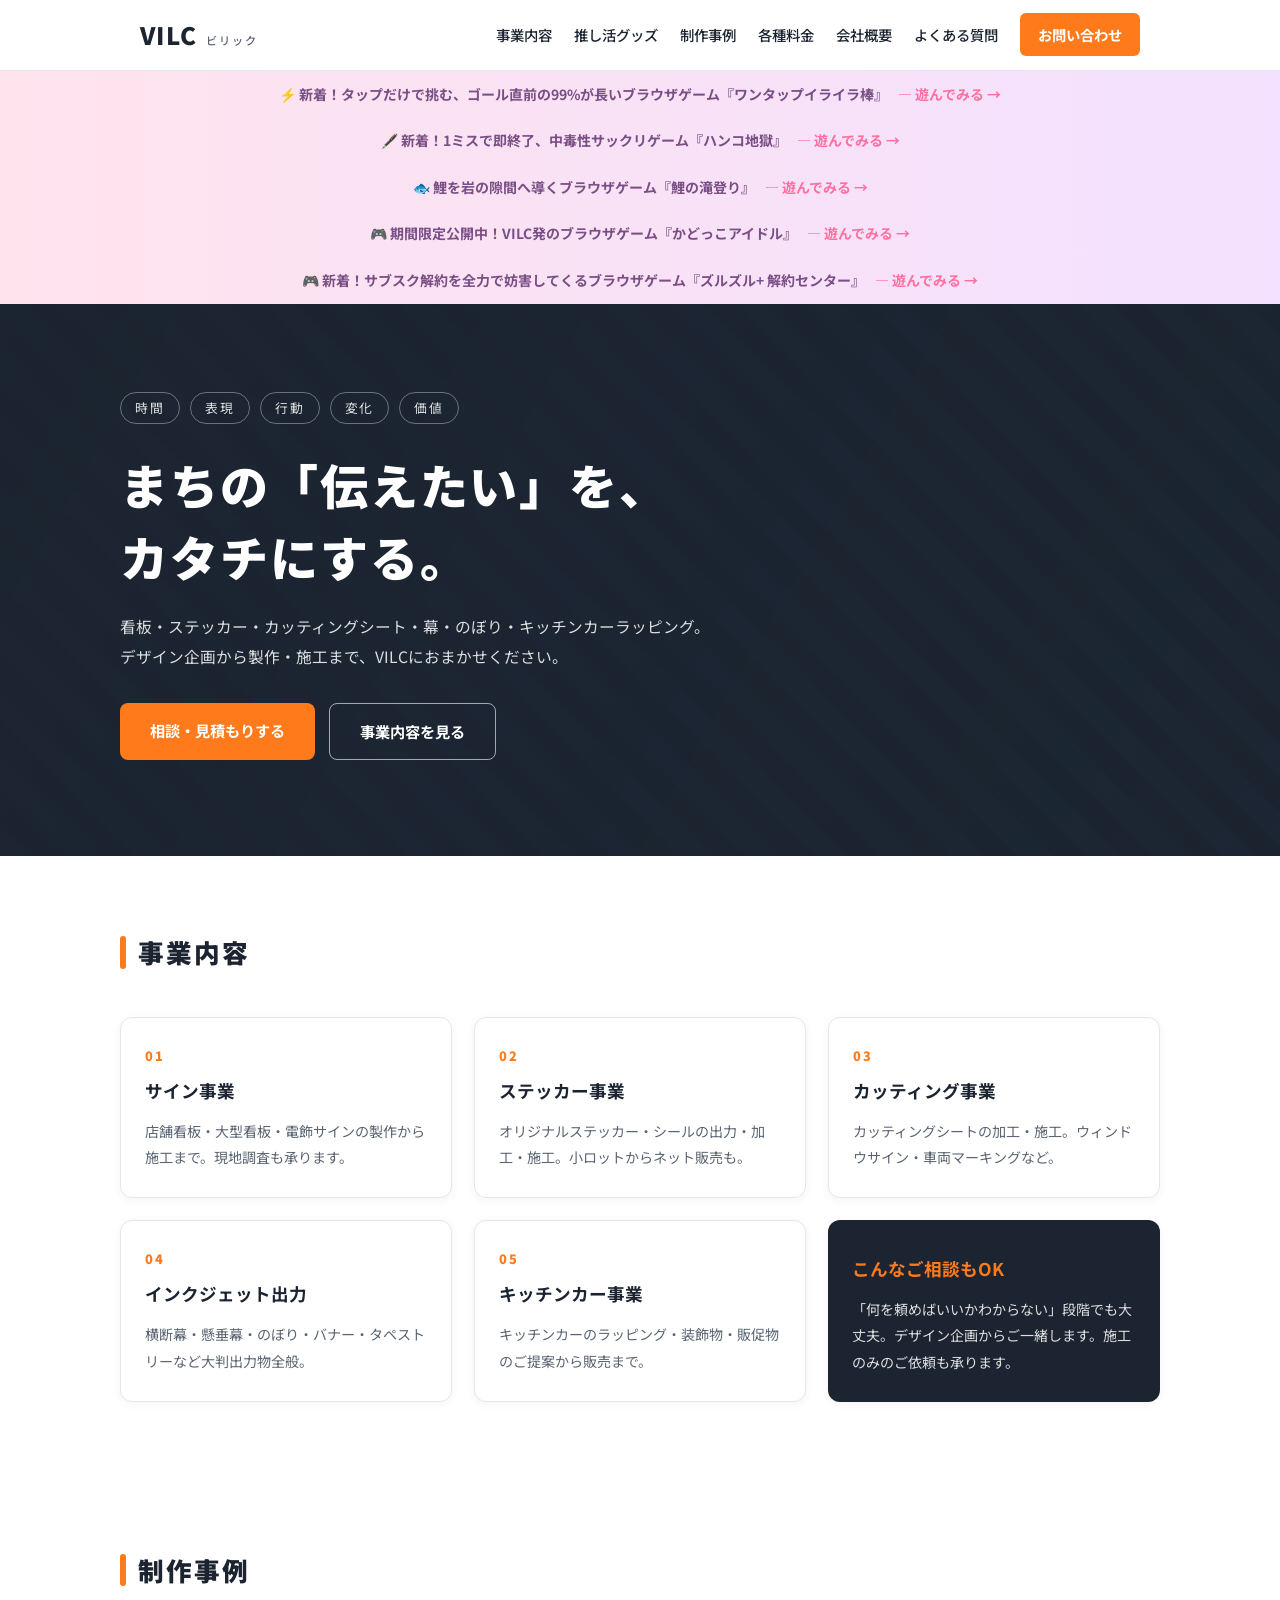
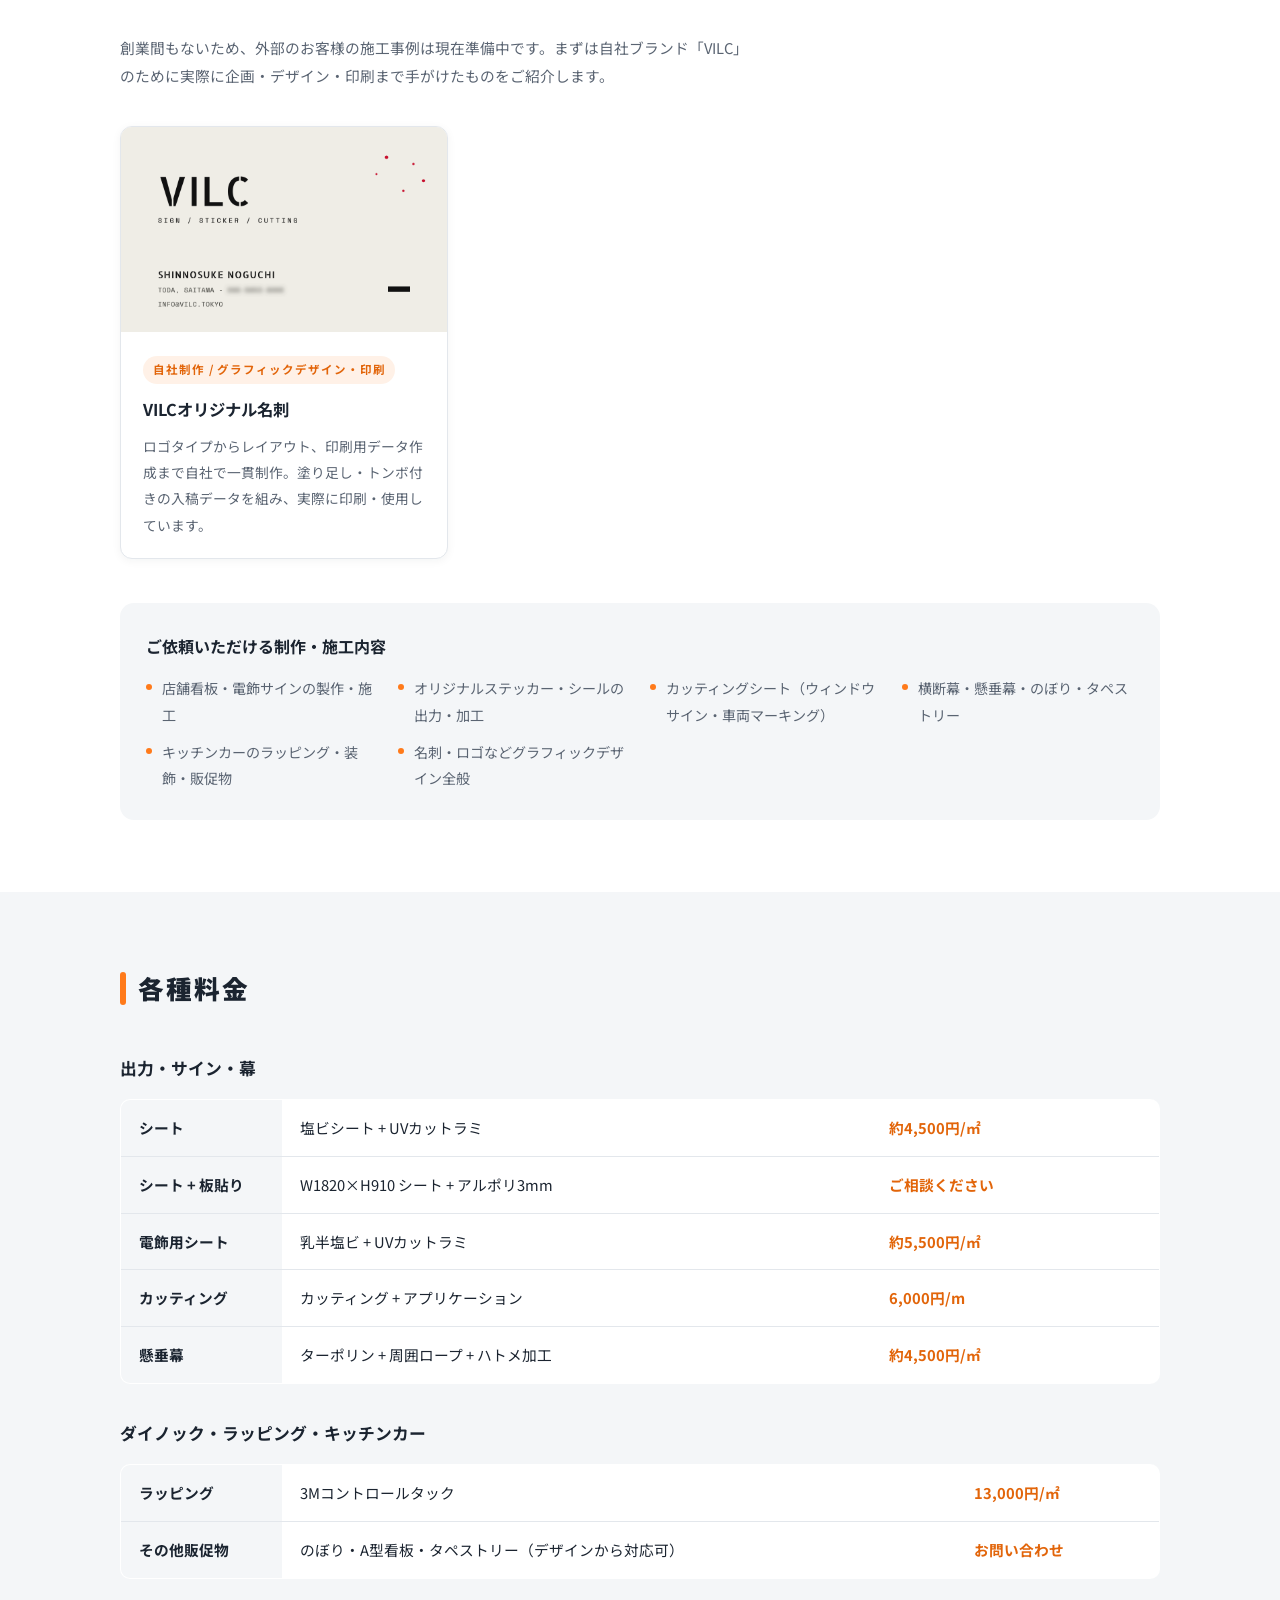
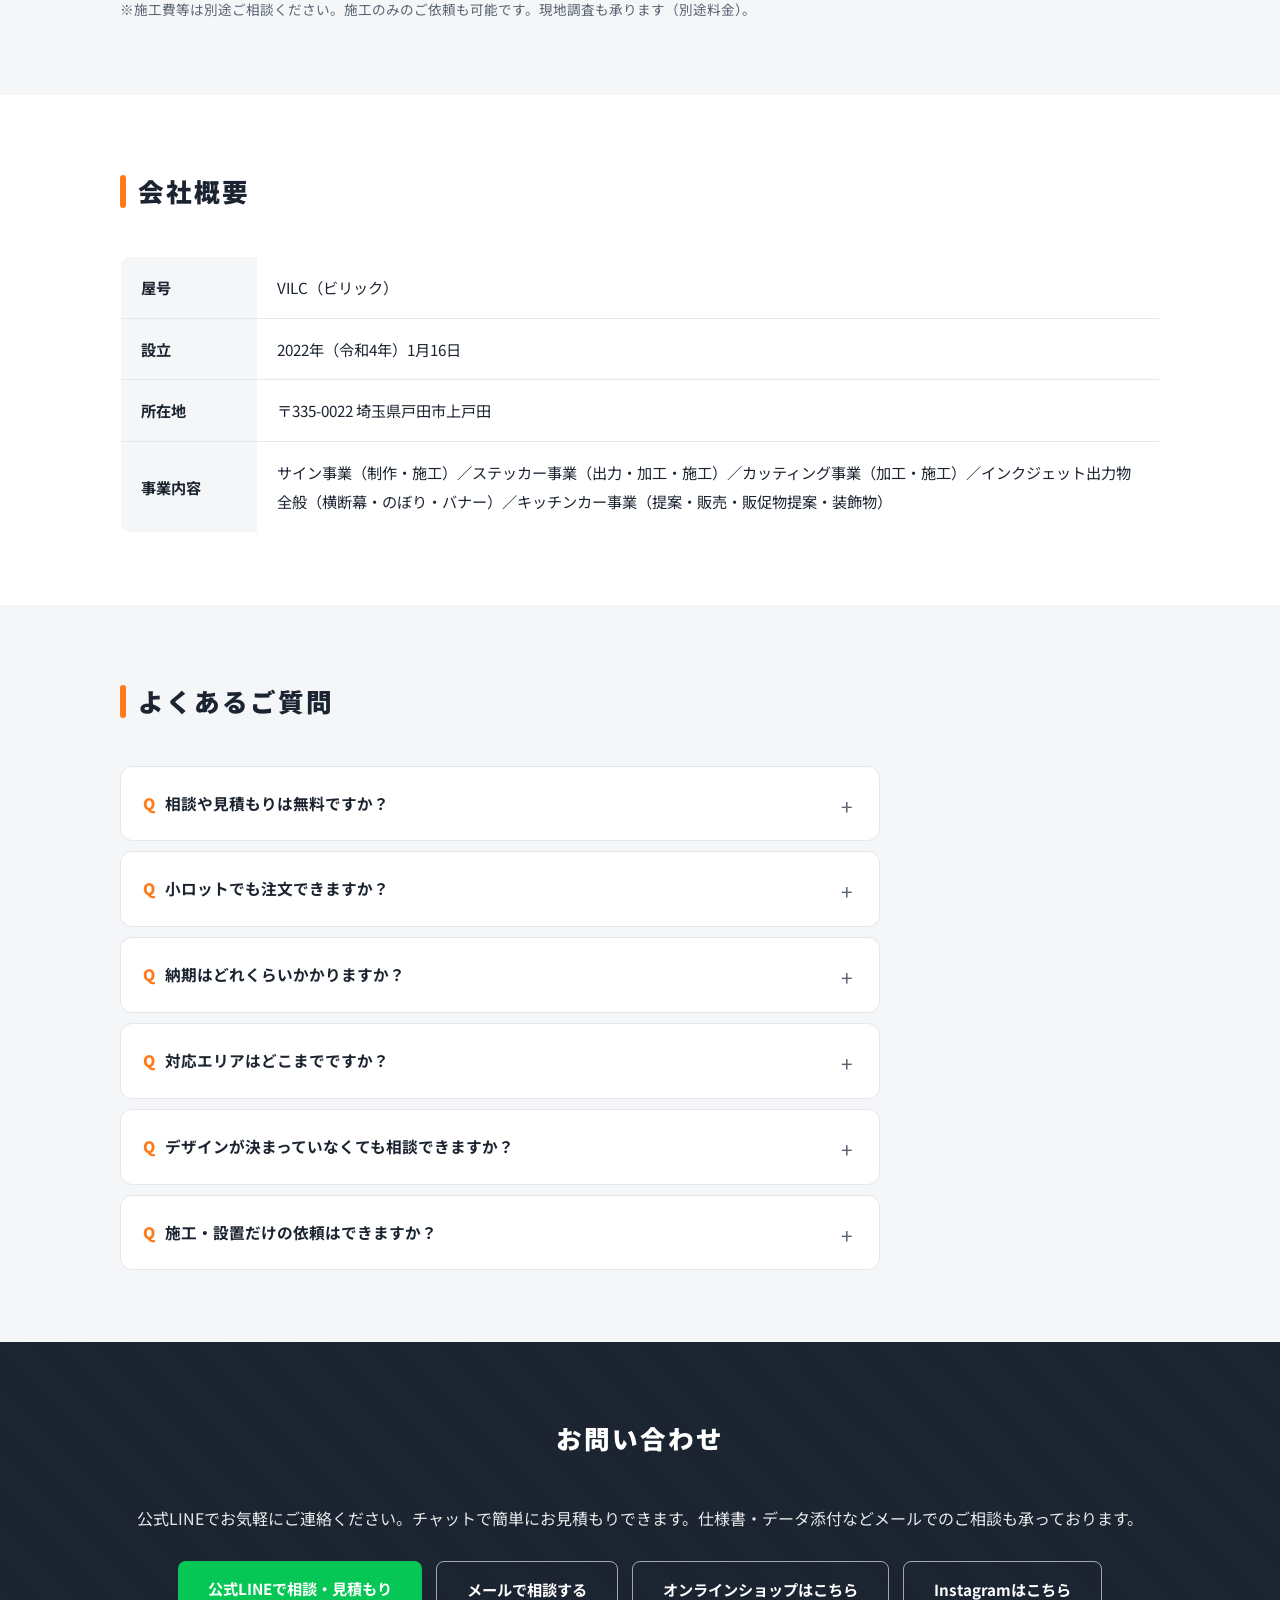
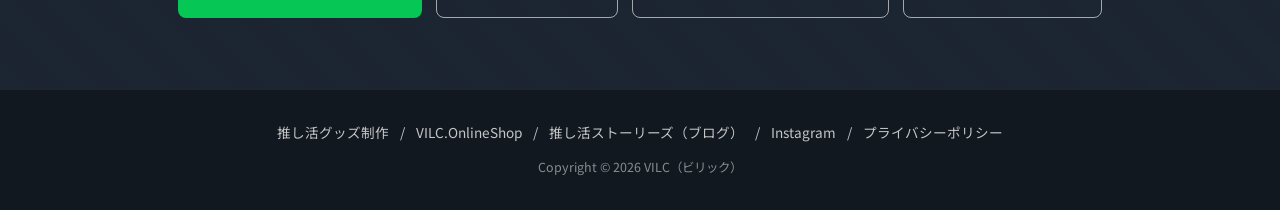
<file: index.html>
<!DOCTYPE html>
<html lang="ja">
<head>
  <meta charset="utf-8">
  <meta name="viewport" content="width=device-width, initial-scale=1">
  <script async src="https://www.googletagmanager.com/gtag/js?id=G-05H87J02NQ"></script>
  <script>
    window.dataLayer = window.dataLayer || [];
    function gtag(){dataLayer.push(arguments);}
    gtag('js', new Date());
    gtag('config', 'G-05H87J02NQ');
  </script>
  <title>VILC（ビリック）| サイン・ステッカー・カッティング製作 | 埼玉県戸田市</title>
  <meta name="description" content="埼玉県戸田市のサイン・看板製作会社VILC（ビリック）。看板・ステッカー・カッティングシート・横断幕・のぼり・キッチンカーラッピングの製作から施工まで。デザイン企画からご相談いただけます。">
  <meta property="og:title" content="VILC（ビリック）| サイン・ステッカー・カッティング製作">
  <meta property="og:description" content="埼玉県戸田市のサイン・看板製作会社。看板・ステッカー・カッティング・幕・のぼり・キッチンカーラッピングはVILCへ。">
  <meta property="og:type" content="website">
  <meta property="og:url" content="https://www.vilc.tokyo/">
  <link rel="canonical" href="https://www.vilc.tokyo/">
  <link rel="preconnect" href="https://fonts.googleapis.com">
  <link rel="preconnect" href="https://fonts.gstatic.com" crossorigin>
  <link href="https://fonts.googleapis.com/css2?family=Noto+Sans+JP:wght@400;500;700;900&display=swap" rel="stylesheet">
  <link rel="stylesheet" href="assets/style.css">
  <style>
    .promo-banner{
      display:flex; align-items:center; justify-content:center; gap:10px; flex-wrap:wrap;
      padding:10px 16px; text-align:center; font-size:14px; font-weight:700;
      background:linear-gradient(90deg,#FFE3ED,#F3E1FF); color:#7A4F86; text-decoration:none;
    }
    .promo-banner:hover{ background:linear-gradient(90deg,#FFD6E6,#E9D2FF); }
    .promo-banner .promo-banner__arrow{ color:#FF6FA0; }
  </style>
  <script type="application/ld+json">
  {
    "@context": "https://schema.org",
    "@type": "LocalBusiness",
    "name": "VILC（ビリック）",
    "description": "サイン・看板・ステッカー・カッティングシート・横断幕・のぼり・キッチンカーラッピングの製作・施工",
    "address": {
      "@type": "PostalAddress",
      "postalCode": "335-0022",
      "addressRegion": "埼玉県",
      "addressLocality": "戸田市",
      "streetAddress": "上戸田"
    },
    "foundingDate": "2022-01-16",
    "url": "https://www.vilc.tokyo/"
  }
  </script>
</head>
<body>
  <header class="header">
    <div class="header__inner">
      <a class="header__logo" href="/">VILC<span class="header__logo-sub">ビリック</span></a>
      <nav class="header__nav">
        <a href="#services">事業内容</a>
        <a href="/oshikatsu/">推し活グッズ</a>
        <a href="#works">制作事例</a>
        <a href="#pricing">各種料金</a>
        <a href="#company">会社概要</a>
        <a href="#faq">よくある質問</a>
        <a href="#contact" class="header__cta">お問い合わせ</a>
      </nav>
    </div>
  </header>

  <a class="promo-banner" href="/iraira-bou/">
    ⚡ 新着！タップだけで挑む、ゴール直前の99%が長いブラウザゲーム『ワンタップイライラ棒』<span class="promo-banner__arrow">— 遊んでみる →</span>
  </a>

  <a class="promo-banner" href="/hanko-hell/">
    🖋️ 新着！1ミスで即終了、中毒性サックリゲーム『ハンコ地獄』<span class="promo-banner__arrow">— 遊んでみる →</span>
  </a>

  <a class="promo-banner" href="/koi-nobori/">
    🐟 鯉を岩の隙間へ導くブラウザゲーム『鯉の滝登り』<span class="promo-banner__arrow">— 遊んでみる →</span>
  </a>

  <a class="promo-banner" href="/kadokko-idol/">
    🎮 期間限定公開中！VILC発のブラウザゲーム『かどっこアイドル』<span class="promo-banner__arrow">— 遊んでみる →</span>
  </a>

  <a class="promo-banner" href="/cancel-hell/">
    🎮 新着！サブスク解約を全力で妨害してくるブラウザゲーム『ズルズル+ 解約センター』<span class="promo-banner__arrow">— 遊んでみる →</span>
  </a>

  <section class="hero">
    <div class="hero__inner">
      <p class="hero__keywords"><span>時間</span><span>表現</span><span>行動</span><span>変化</span><span>価値</span></p>
      <h1 class="hero__title">まちの「伝えたい」を、<br>カタチにする。</h1>
      <p class="hero__lead">看板・ステッカー・カッティングシート・幕・のぼり・キッチンカーラッピング。<br>デザイン企画から製作・施工まで、VILCにおまかせください。</p>
      <div class="hero__actions">
        <a class="btn btn--primary" href="#contact">相談・見積もりする</a>
        <a class="btn btn--ghost" href="#services">事業内容を見る</a>
      </div>
    </div>
  </section>

  <section class="section" id="services">
    <div class="section__inner">
      <h2 class="section__title">事業内容</h2>
      <div class="service-grid">
        <div class="service">
          <div class="service__num">01</div>
          <h3>サイン事業</h3>
          <p>店舗看板・大型看板・電飾サインの製作から施工まで。現地調査も承ります。</p>
        </div>
        <div class="service">
          <div class="service__num">02</div>
          <h3>ステッカー事業</h3>
          <p>オリジナルステッカー・シールの出力・加工・施工。小ロットからネット販売も。</p>
        </div>
        <div class="service">
          <div class="service__num">03</div>
          <h3>カッティング事業</h3>
          <p>カッティングシートの加工・施工。ウィンドウサイン・車両マーキングなど。</p>
        </div>
        <div class="service">
          <div class="service__num">04</div>
          <h3>インクジェット出力</h3>
          <p>横断幕・懸垂幕・のぼり・バナー・タペストリーなど大判出力物全般。</p>
        </div>
        <div class="service">
          <div class="service__num">05</div>
          <h3>キッチンカー事業</h3>
          <p>キッチンカーのラッピング・装飾物・販促物のご提案から販売まで。</p>
        </div>
        <div class="service service--cta">
          <h3>こんなご相談もOK</h3>
          <p>「何を頼めばいいかわからない」段階でも大丈夫。デザイン企画からご一緒します。施工のみのご依頼も承ります。</p>
        </div>
      </div>
    </div>
  </section>

  <section class="section" id="works">
    <div class="section__inner">
      <h2 class="section__title">制作事例</h2>
      <p class="works__note">創業間もないため、外部のお客様の施工事例は現在準備中です。まずは自社ブランド「VILC」のために実際に企画・デザイン・印刷まで手がけたものをご紹介します。</p>
      <div class="works-grid">
        <div class="work">
          <img class="work__image" src="assets/images/meishi-omote.png" alt="VILCの自社名刺デザイン" loading="lazy">
          <div class="work__body">
            <span class="work__tag">自社制作 / グラフィックデザイン・印刷</span>
            <h3>VILCオリジナル名刺</h3>
            <p>ロゴタイプからレイアウト、印刷用データ作成まで自社で一貫制作。塗り足し・トンボ付きの入稿データを組み、実際に印刷・使用しています。</p>
          </div>
        </div>
      </div>
      <div class="works__capabilities">
        <h3>ご依頼いただける制作・施工内容</h3>
        <ul>
          <li>店舗看板・電飾サインの製作・施工</li>
          <li>オリジナルステッカー・シールの出力・加工</li>
          <li>カッティングシート（ウィンドウサイン・車両マーキング）</li>
          <li>横断幕・懸垂幕・のぼり・タペストリー</li>
          <li>キッチンカーのラッピング・装飾・販促物</li>
          <li>名刺・ロゴなどグラフィックデザイン全般</li>
        </ul>
      </div>
    </div>
  </section>

  <section class="section section--alt" id="pricing">
    <div class="section__inner">
      <h2 class="section__title">各種料金</h2>
      <h3 class="pricing__cat">出力・サイン・幕</h3>
      <table class="pricing-table">
        <tbody>
          <tr><th>シート</th><td>塩ビシート + UVカットラミ</td><td class="pricing-table__price">約4,500円/㎡</td></tr>
          <tr><th>シート + 板貼り</th><td>W1820×H910 シート + アルポリ3mm</td><td class="pricing-table__price">ご相談ください</td></tr>
          <tr><th>電飾用シート</th><td>乳半塩ビ + UVカットラミ</td><td class="pricing-table__price">約5,500円/㎡</td></tr>
          <tr><th>カッティング</th><td>カッティング + アプリケーション</td><td class="pricing-table__price">6,000円/m</td></tr>
          <tr><th>懸垂幕</th><td>ターポリン + 周囲ロープ + ハトメ加工</td><td class="pricing-table__price">約4,500円/㎡</td></tr>
        </tbody>
      </table>
      <h3 class="pricing__cat">ダイノック・ラッピング・キッチンカー</h3>
      <table class="pricing-table">
        <tbody>
          <tr><th>ラッピング</th><td>3Mコントロールタック</td><td class="pricing-table__price">13,000円/㎡</td></tr>
          <tr><th>その他販促物</th><td>のぼり・A型看板・タペストリー（デザインから対応可）</td><td class="pricing-table__price">お問い合わせ</td></tr>
        </tbody>
      </table>
      <p class="pricing__note">※施工費等は別途ご相談ください。施工のみのご依頼も可能です。現地調査も承ります（別途料金）。</p>
    </div>
  </section>

  <section class="section" id="company">
    <div class="section__inner">
      <h2 class="section__title">会社概要</h2>
      <table class="company-table">
        <tbody>
          <tr><th>屋号</th><td>VILC（ビリック）</td></tr>
          <tr><th>設立</th><td>2022年（令和4年）1月16日</td></tr>
          <tr><th>所在地</th><td>〒335-0022 埼玉県戸田市上戸田</td></tr>
          <tr><th>事業内容</th><td>サイン事業（制作・施工）／ステッカー事業（出力・加工・施工）／カッティング事業（加工・施工）／インクジェット出力物全般（横断幕・のぼり・バナー）／キッチンカー事業（提案・販売・販促物提案・装飾物）</td></tr>
        </tbody>
      </table>
    </div>
  </section>

  <section class="section section--alt" id="faq">
    <div class="section__inner">
      <h2 class="section__title">よくあるご質問</h2>
      <div class="faq-list">
        <details class="faq-item">
          <summary>相談や見積もりは無料ですか？</summary>
          <p>はい、ご相談・お見積もりは無料です。まずは公式LINEからお気軽にご連絡ください。</p>
        </details>
        <details class="faq-item">
          <summary>小ロットでも注文できますか？</summary>
          <p>はい、ステッカーなどは1枚からご注文いただけます。</p>
        </details>
        <details class="faq-item">
          <summary>納期はどれくらいかかりますか？</summary>
          <p>案件の内容によりますが、平日であれば最短翌日対応も可能です。お急ぎの場合はご相談時にお伝えください。</p>
        </details>
        <details class="faq-item">
          <summary>対応エリアはどこまでですか？</summary>
          <p>決まった対応エリアは設けておりません。協力会社とも連携しながら幅広く対応可能ですので、まずはお気軽にご相談ください。</p>
        </details>
        <details class="faq-item">
          <summary>デザインが決まっていなくても相談できますか？</summary>
          <p>もちろんです。「何を頼めばいいかわからない」という段階からデザイン企画にご一緒します。</p>
        </details>
        <details class="faq-item">
          <summary>施工・設置だけの依頼はできますか？</summary>
          <p>可能です。現地調査（別途料金）も承っております。</p>
        </details>
      </div>
    </div>
  </section>

  <section class="section section--contact" id="contact">
    <div class="section__inner">
      <h2 class="section__title">お問い合わせ</h2>
      <p class="contact__lead">公式LINEでお気軽にご連絡ください。チャットで簡単にお見積もりできます。仕様書・データ添付などメールでのご相談も承っております。</p>
      <div class="contact__actions">
        <a class="btn btn--line" href="https://lin.ee/9rAe2SH" target="_blank" rel="noopener" onclick="gtag('event','line_contact_click',{event_category:'contact',event_label:'contact_section'});">公式LINEで相談・見積もり</a>
        <a class="btn btn--ghost" href="mailto:info@vilc.tokyo" onclick="gtag('event','email_contact_click',{event_category:'contact',event_label:'contact_section'});">メールで相談する</a>
        <a class="btn btn--ghost" href="https://vilc.official.ec/" target="_blank" rel="noopener">オンラインショップはこちら</a>
        <a class="btn btn--ghost" href="https://www.instagram.com/vilc.tokyo/" target="_blank" rel="noopener">Instagramはこちら</a>
      </div>
    </div>
  </section>

  <footer class="footer">
    <div class="footer__inner">
      <p class="footer__links">
        <a href="/oshikatsu/">推し活グッズ制作</a>
        <span>/</span>
        <a href="https://vilc.official.ec/" target="_blank" rel="noopener">VILC.OnlineShop</a>
        <span>/</span>
        <a href="https://blog.vilc.tokyo/" target="_blank" rel="noopener">推し活ストーリーズ（ブログ）</a>
        <span>/</span>
        <a href="https://www.instagram.com/vilc.tokyo/" target="_blank" rel="noopener">Instagram</a>
        <span>/</span>
        <a href="/privacy/">プライバシーポリシー</a>
      </p>
      <p class="footer__copy">Copyright &copy; 2026 VILC（ビリック）</p>
    </div>
  </footer>
</body>
</html>
</file>
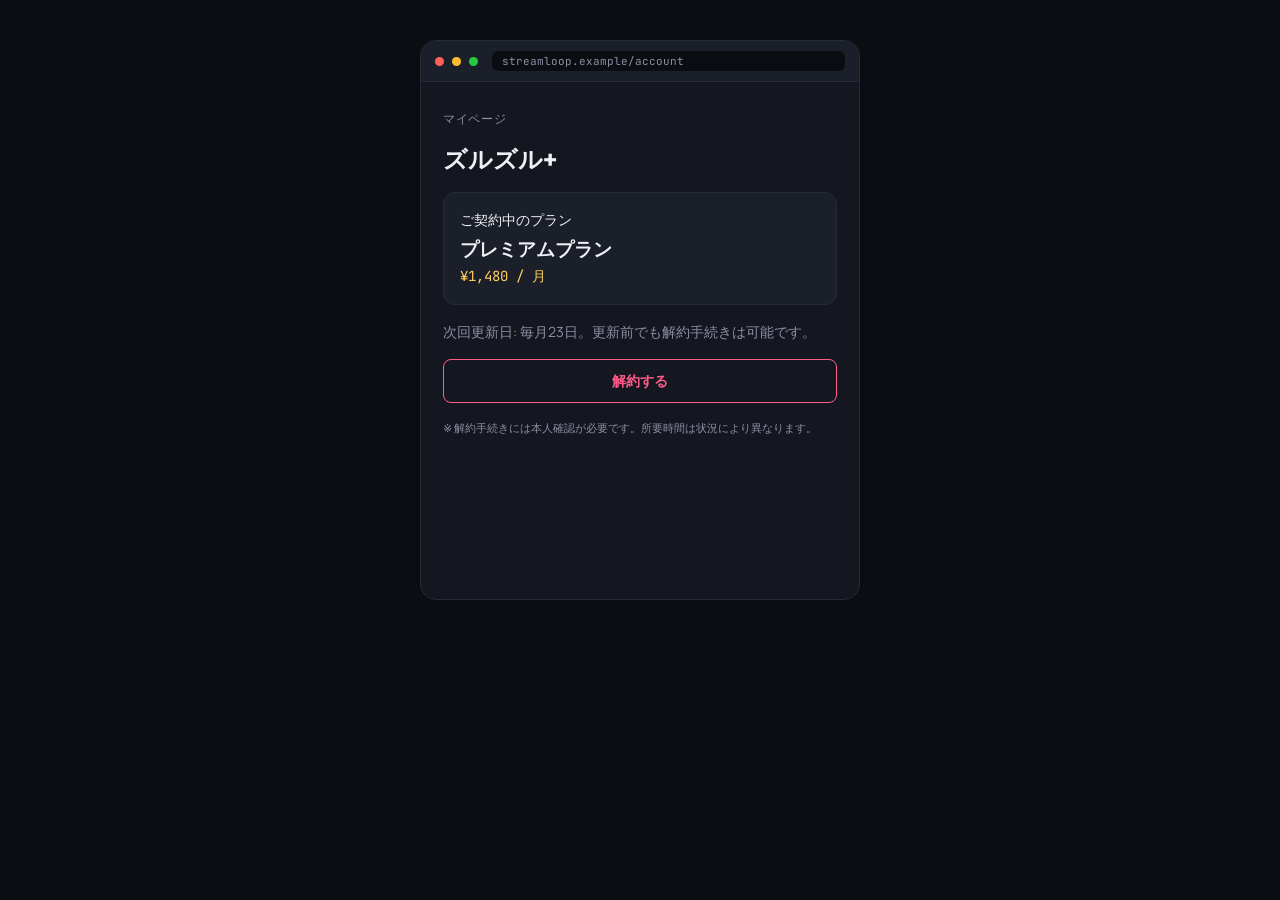
<file: cancel-hell/index.html>
<!doctype html>
<html lang="ja">
<head>
<meta charset="utf-8">
<meta name="viewport" content="width=device-width, initial-scale=1, viewport-fit=cover">
<script async src="https://www.googletagmanager.com/gtag/js?id=G-05H87J02NQ"></script>
<script>
  window.dataLayer = window.dataLayer || [];
  function gtag(){dataLayer.push(arguments);}
  gtag('js', new Date());
  gtag('config', 'G-05H87J02NQ');
</script>
<title>ズルズル+ 解約センター | VILC</title>
<meta name="description" content="サブスクの解約を全力で妨害してくるダークパターンだらけのブラウザゲーム。VILC発のくだらない実験企画です。">
<meta property="og:type" content="website">
<meta property="og:site_name" content="VILC">
<meta property="og:title" content="ズルズル+ 解約センター">
<meta property="og:description" content="サブスクの解約を全力で妨害してくるダークパターンだらけのブラウザゲーム">
<meta property="og:url" content="https://www.vilc.tokyo/cancel-hell/">
<meta name="twitter:card" content="summary">
<meta name="twitter:title" content="ズルズル+ 解約センター">
<meta name="twitter:description" content="サブスクの解約を全力で妨害してくるダークパターンだらけのブラウザゲーム">
<link rel="stylesheet" href="https://fonts.googleapis.com/css2?family=Sora:wght@500;700&family=Manrope:wght@400;500;700&family=JetBrains+Mono:wght@500;700&display=swap">
<style>
:root{
  --bg:#0b0d12;
  --surface:#14171f;
  --surface-alt:#1b1f29;
  --line:#262b36;
  --text:#eef0f4;
  --muted:#8b8fa3;
  --accent:#5b8cff;
  --accent-dim:#2c3f75;
  --danger:#ff5c8a;
  --danger-dim:#4a2233;
  --success:#35d399;
  --warn:#ffcf5c;
}
*{box-sizing:border-box;}
[hidden]{display:none!important;}
html,body{margin:0;}
body{
  background:var(--bg);
  color:var(--text);
  font-family:'Manrope',system-ui,sans-serif;
  padding-block:2.5rem;
  padding-left:max(16px,env(safe-area-inset-left,0px));
  padding-right:max(16px,env(safe-area-inset-right,0px));
  display:flex;
  justify-content:center;
}
h1,h2,h3{font-family:'Sora',system-ui,sans-serif;margin:0;text-wrap:balance;}
.mono{font-family:'JetBrains Mono',monospace;}
button{font-family:'Manrope',system-ui,sans-serif;cursor:pointer;border:none;}
#frame{
  width:100%;
  max-width:440px;
  background:var(--surface);
  border:1px solid var(--line);
  border-radius:16px;
  overflow:hidden;
  position:relative;
  min-height:560px;
  display:flex;
  flex-direction:column;
}
.chrome{
  display:flex;
  align-items:center;
  gap:8px;
  padding:10px 14px;
  background:var(--surface-alt);
  border-bottom:1px solid var(--line);
  font-size:12px;
  color:var(--muted);
}
.dot{width:9px;height:9px;border-radius:50%;background:var(--line);}
.dot.r{background:#ff6159;}
.dot.y{background:#ffbd2e;}
.dot.g{background:#28c840;}
.url{
  margin-left:6px;
  background:var(--bg);
  border-radius:6px;
  padding:3px 10px;
  flex:1;
  font-family:'JetBrains Mono',monospace;
  font-size:11px;
  color:var(--muted);
  overflow:hidden;
  text-overflow:ellipsis;
  white-space:nowrap;
}
#hud{
  display:flex;
  align-items:center;
  justify-content:space-between;
  padding:8px 16px;
  background:var(--bg);
  border-bottom:1px solid var(--line);
  font-size:12px;
  color:var(--muted);
}
#timer{font-family:'JetBrains Mono',monospace;color:var(--warn);}
#screen{
  flex:1;
  padding:28px 22px;
  display:flex;
  flex-direction:column;
  gap:16px;
  position:relative;
}
.eyebrow{font-size:12px;letter-spacing:.06em;color:var(--muted);text-transform:uppercase;}
p{margin:0;line-height:1.6;font-size:14px;color:var(--muted);}
.card{
  background:var(--surface-alt);
  border:1px solid var(--line);
  border-radius:12px;
  padding:16px;
}
input[type=password],input[type=text]{
  width:100%;
  height:40px;
  border-radius:8px;
  border:1px solid var(--line);
  background:var(--bg);
  color:var(--text);
  padding:0 12px;
  font-size:14px;
  font-family:'JetBrains Mono',monospace;
}
input:focus{outline:2px solid var(--accent);outline-offset:1px;}
.err{color:var(--danger);font-size:12px;min-height:14px;}
.btn{
  height:44px;
  border-radius:8px;
  font-size:14px;
  font-weight:700;
  padding:0 18px;
}
.btn-primary{background:var(--accent);color:#08101f;}
.btn-primary:hover{background:#7aa1ff;}
.btn-outline{background:transparent;border:1px solid var(--line);color:var(--text);}
.btn-outline:hover{border-color:var(--accent);}
.btn-danger-outline{background:transparent;border:1px solid var(--danger);color:var(--danger);}
.btn-danger-outline:hover{background:var(--danger-dim);}
.code-display{
  font-family:'JetBrains Mono',monospace;
  font-size:34px;
  letter-spacing:.12em;
  color:var(--success);
  text-align:center;
  padding:14px 0;
  transition:filter .5s;
}
.code-display.hidden{filter:blur(9px);}
.ring{
  width:96px;height:96px;border-radius:50%;
  border:6px solid var(--line);
  border-top-color:var(--accent);
  margin:6px auto;
  animation:spin 1.4s linear infinite;
}
@keyframes spin{to{transform:rotate(360deg);}}
.hold-btn{
  width:100%;height:120px;border-radius:12px;
  background:var(--surface-alt);
  border:1px solid var(--line);
  color:var(--text);
  font-family:'Sora',sans-serif;font-weight:500;font-size:15px;
  position:relative;overflow:hidden;
  display:flex;align-items:center;justify-content:center;
  user-select:none;
}
.hold-fill{
  position:absolute;left:0;top:0;bottom:0;width:0%;
  background:var(--accent-dim);
  transition:width .05s linear;
}
.hold-label{position:relative;z-index:1;}
.chat-log{display:flex;flex-direction:column;gap:8px;max-height:220px;overflow-y:auto;}
.bubble{
  max-width:82%;
  padding:9px 12px;
  border-radius:10px;
  font-size:13px;
  line-height:1.5;
}
.bubble.bot{background:var(--surface-alt);border:1px solid var(--line);align-self:flex-start;}
.bubble.user{background:var(--accent-dim);color:#cfe0ff;align-self:flex-end;}
.quick-replies{display:flex;flex-wrap:wrap;gap:8px;}
.qr{
  border:1px solid var(--line);background:var(--surface-alt);color:var(--text);
  border-radius:20px;padding:8px 14px;font-size:12.5px;
}
.qr.big{background:var(--accent);color:#08101f;font-weight:700;border-color:var(--accent);}
.qr.tiny{font-size:11px;color:var(--muted);background:transparent;border:none;text-decoration:underline;padding:4px 6px;}
.popup-wrap{position:absolute;inset:0;background:rgba(4,5,8,.72);display:flex;align-items:center;justify-content:center;padding:18px;}
.popup{
  width:100%;max-width:320px;background:var(--surface);border:1px solid var(--line);
  border-radius:14px;padding:18px;display:flex;flex-direction:column;gap:12px;
  position:relative;
}
.wallpaper-frame{
  background:var(--bg);border:1px solid var(--line);border-radius:10px;
  display:flex;align-items:center;justify-content:center;padding:8px;
}
.popup-actions{display:flex;flex-direction:column;gap:10px;position:relative;}
.no-thanks{
  align-self:flex-end;background:transparent;border:none;color:var(--muted);
  font-size:11px;text-decoration:underline;padding:6px;position:relative;
}
.link-list{display:flex;flex-direction:column;gap:2px;}
.link-row{
  padding:12px 4px;border-bottom:1px solid var(--line);
  display:flex;justify-content:space-between;align-items:center;
  font-size:13.5px;color:var(--text);background:transparent;text-align:left;width:100%;
}
.link-row.decoy{color:var(--text);}
.link-row.real{color:var(--muted);font-size:10.5px;justify-content:center;}
.toast{
  position:absolute;bottom:16px;left:50%;transform:translateX(-50%);
  background:var(--surface-alt);border:1px solid var(--danger);color:var(--danger);
  padding:8px 14px;border-radius:20px;font-size:12px;opacity:0;transition:opacity .2s;
}
.toast.show{opacity:1;}
.giveup-tab{
  position:absolute;left:0;top:50%;transform:translateY(-50%);
  width:26px;height:84px;
  background:var(--surface-alt);border:1px solid var(--line);border-left:none;
  border-radius:0 8px 8px 0;
  color:var(--muted);font-size:10.5px;letter-spacing:.05em;
  display:flex;align-items:center;justify-content:center;
  writing-mode:vertical-rl;text-orientation:mixed;
  opacity:.55;z-index:20;padding:0;
}
.giveup-tab:hover{opacity:1;color:var(--danger);border-color:var(--danger);}
.progress-track{height:8px;background:var(--surface-alt);border-radius:4px;overflow:hidden;}
.progress-fill{height:100%;background:var(--accent);border-radius:4px;width:0%;transition:width 1.1s cubic-bezier(.2,.8,.2,1);}
.opt-in{
  display:flex;align-items:flex-start;gap:8px;font-size:11.5px;color:var(--muted);
  padding:8px 2px;
}
.opt-in input{margin-top:2px;accent-color:var(--accent);}
.color-grid{display:grid;grid-template-columns:1fr 1fr;gap:10px;}
.color-chip{
  height:64px;border-radius:10px;font-size:13.5px;font-weight:700;color:#08101f;
  padding:0 10px;text-align:center;line-height:1.3;
  display:flex;align-items:center;justify-content:center;
}
.stat-grid{display:grid;grid-template-columns:1fr 1fr;gap:10px;}
.stat{background:var(--surface-alt);border-radius:10px;padding:12px;text-align:center;}
.stat b{display:block;font-family:'JetBrains Mono',monospace;font-size:20px;color:var(--warn);}
.stat span{font-size:11px;color:var(--muted);}
.share-block{display:flex;flex-direction:column;gap:10px;margin-top:4px;}
.share-btn{
  height:44px;border-radius:8px;font-size:14px;font-weight:700;
  background:#fff;color:#0b0d12;display:flex;align-items:center;justify-content:center;gap:8px;
  text-decoration:none;
}
.share-btn:hover{background:#e6e6e6;}
.vilc-banner{
  display:flex;align-items:center;gap:12px;
  background:var(--surface-alt);border:1px solid var(--line);border-radius:12px;
  padding:12px 14px;text-decoration:none;color:var(--text);
}
.vilc-banner:hover{border-color:var(--accent);}
.vilc-badge{
  flex:none;width:40px;height:40px;border-radius:8px;background:var(--accent);
  color:#08101f;font-family:'Sora',sans-serif;font-weight:700;font-size:13px;
  display:flex;align-items:center;justify-content:center;
}
.vilc-copy{display:flex;flex-direction:column;gap:2px;}
.vilc-copy b{font-size:13px;font-weight:700;}
.vilc-copy span{font-size:11.5px;color:var(--muted);}
@media (max-width:420px){
  #frame{min-height:520px;}
  #screen{padding:22px 16px;}
}
</style>
</head>
<body>
<div id="frame">
  <div class="chrome">
    <div class="dot r"></div><div class="dot y"></div><div class="dot g"></div>
    <div class="url" id="urlbar">streamloop.example/account</div>
  </div>
  <div id="hud" hidden>
    <span id="stepLabel">ステップ 1/7</span>
    <span id="timer">00:00</span>
  </div>
  <div id="screen"></div>
  <button class="giveup-tab" id="giveupTab" hidden>諦める</button>
</div>
<script>
(function(){
  var screen = document.getElementById('screen');
  var hud = document.getElementById('hud');
  var stepLabel = document.getElementById('stepLabel');
  var timerEl = document.getElementById('timer');
  var urlbar = document.getElementById('urlbar');
  var giveupTab = document.getElementById('giveupTab');

  var STAGES = ['login','sms','auth','face','chat','popup','maze','processing','pause','colortrap','survey','phrase'];
  var STAGE_NAMES = {
    login:'再ログイン', sms:'SMS認証', auth:'アプリ認証', face:'本人確認',
    chat:'チャットボット', popup:'引き止め対応', maze:'解約リンク探し',
    processing:'処理中', pause:'一時停止の提案', colortrap:'色の罠',
    survey:'退会理由アンケート', phrase:'最終確認'
  };

  var state = {
    stage: 'dashboard',
    startTime: null,
    timerHandle: null,
    retentionSurvived: 0,
    chatLoops: 0,
    colorMistakes: 0,
    serverStalls: 0,
    emailOptIn: true,
    phraseTimedOut: false,
    popupIndex: 0,
    gaveUpFrom: null
  };

  var VILC_URL = 'https://www.vilc.tokyo';
  var GAME_URL = 'https://www.vilc.tokyo/cancel-hell/';

  function shareBlockHtml(tweetText){
    var tweetUrl = 'https://twitter.com/intent/tweet?text=' + encodeURIComponent(tweetText) + '&url=' + encodeURIComponent(GAME_URL) + '&hashtags=VILC';
    return '<div class="share-block">' +
      '<a class="share-btn" href="'+tweetUrl+'" target="_blank" rel="noopener">Xでシェアする</a>' +
      '<a class="vilc-banner" href="'+VILC_URL+'" target="_blank" rel="noopener">' +
        '<div class="vilc-badge">VILC</div>' +
        '<div class="vilc-copy"><b>VILC</b><span>こういうくだらないものを作っています</span></div>' +
      '</a>' +
    '</div>';
  }

  function shuffle(arr){
    for(var i=arr.length-1;i>0;i--){
      var j = Math.floor(Math.random()*(i+1));
      var t = arr[i]; arr[i]=arr[j]; arr[j]=t;
    }
    return arr;
  }

  giveupTab.onclick = function(){
    state.gaveUpFrom = state.stage;
    stopTimer();
    goto('gaveup');
  };

  function fmtTime(ms){
    var s = Math.floor(ms/1000);
    var m = Math.floor(s/60);
    s = s % 60;
    return (m<10?'0':'')+m+':'+(s<10?'0':'')+s;
  }

  function startTimer(){
    state.startTime = Date.now();
    state.timerHandle = setInterval(function(){
      timerEl.textContent = fmtTime(Date.now() - state.startTime);
    }, 250);
  }
  function stopTimer(){
    clearInterval(state.timerHandle);
  }

  function setHud(stage){
    var idx = STAGES.indexOf(stage);
    if(idx >= 0){
      stepLabel.textContent = 'ステップ ' + (idx+1) + '/' + STAGES.length;
      urlbar.textContent = 'streamloop.example/account/'+stage;
    }
  }

  function goto(stage){
    state.stage = stage;
    setHud(stage);
    var showChrome = (stage !== 'dashboard' && stage !== 'done' && stage !== 'gaveup');
    hud.hidden = !showChrome;
    giveupTab.hidden = !showChrome;
    render();
  }

  function render(){
    screen.innerHTML = '';
    var fn = renderers[state.stage];
    if(fn) fn();
  }

  var renderers = {};

  renderers.dashboard = function(){
    urlbar.textContent = 'streamloop.example/account';
    screen.innerHTML =
      '<div class="eyebrow">マイページ</div>' +
      '<h2>ズルズル+</h2>' +
      '<div class="card">' +
        '<p style="color:var(--text);font-weight:500;margin-bottom:6px;">ご契約中のプラン</p>' +
        '<h3 style="margin-bottom:2px;">プレミアムプラン</h3>' +
        '<p class="mono" style="color:var(--warn);">¥1,480 / 月</p>' +
      '</div>' +
      '<p>次回更新日: 毎月23日。更新前でも解約手続きは可能です。</p>' +
      '<button class="btn btn-danger-outline" id="cancelBtn">解約する</button>' +
      '<p style="font-size:11px;">※ 解約手続きには本人確認が必要です。所要時間は状況により異なります。</p>';
    document.getElementById('cancelBtn').onclick = function(){
      startTimer();
      goto('login');
    };
  };

  renderers.login = function(){
    screen.innerHTML =
      '<div class="eyebrow">'+STAGE_NAMES.login+'</div>' +
      '<h2>本当にあなたですか?</h2>' +
      '<p>解約手続きを行う前に、もう一度ログインしてご本人であることを確認してください。</p>' +
      '<div class="card">' +
        '<label class="mono" style="font-size:11px;color:var(--muted);">パスワード</label>' +
        '<input type="password" id="pw" placeholder="なんでも構いません" style="margin-top:6px;">' +
        '<div class="err" id="pwErr"></div>' +
      '</div>' +
      '<button class="btn btn-primary" id="loginNext">次へ</button>';
    document.getElementById('loginNext').onclick = function(){
      var v = document.getElementById('pw').value;
      if(!v){
        document.getElementById('pwErr').textContent = 'パスワードを入力してください(内容は見ていません)';
        return;
      }
      goto('sms');
    };
  };

  renderers.sms = function(){
    var code = String(Math.floor(100000 + Math.random()*900000));
    screen.innerHTML =
      '<div class="eyebrow">'+STAGE_NAMES.sms+'</div>' +
      '<h2>認証コードを送信しました</h2>' +
      '<p>下のコードをよくご確認のうえ、入力してください。表示時間は短めです。</p>' +
      '<div class="card">' +
        '<div class="code-display" id="codeDisplay">'+code+'</div>' +
      '</div>' +
      '<input type="text" id="codeInput" placeholder="コードを入力" class="mono">' +
      '<div class="err" id="smsErr"></div>' +
      '<button class="btn btn-primary" id="smsNext">確認</button>';
    setTimeout(function(){
      var d = document.getElementById('codeDisplay');
      if(d){ d.classList.add('hidden'); }
    }, 1200);
    document.getElementById('smsNext').onclick = function(){
      var v = document.getElementById('codeInput').value;
      if(!v){
        document.getElementById('smsErr').textContent = 'コードを入力してください';
        return;
      }
      var btn = document.getElementById('smsNext');
      btn.textContent = '検証中…';
      btn.disabled = true;
      setTimeout(function(){
        goto('auth');
      }, 900);
    };
  };

  renderers.auth = function(){
    screen.innerHTML =
      '<div class="eyebrow">'+STAGE_NAMES.auth+'</div>' +
      '<h2>認証アプリで承認してください</h2>' +
      '<p>お使いの認証アプリに通知を送信しました。アプリ側で承認すると、こちらのボタンが有効になります。</p>' +
      '<div class="ring"></div>' +
      '<button class="btn btn-primary" id="authNext" disabled style="opacity:.4;">承認を待っています…</button>';
    setTimeout(function(){
      var b = document.getElementById('authNext');
      if(!b) return;
      b.disabled = false;
      b.style.opacity = 1;
      b.textContent = '承認されました。次へ';
      b.onclick = function(){ goto('face'); };
    }, 2200);
  };

  renderers.face = function(){
    screen.innerHTML =
      '<div class="eyebrow">'+STAGE_NAMES.face+'</div>' +
      '<h2>本人確認中です</h2>' +
      '<p>ボタンを押したまま、動かさずにお待ちください。手を離すとやり直しになります。</p>' +
      '<button class="hold-btn" id="holdBtn">' +
        '<div class="hold-fill" id="holdFill"></div>' +
        '<span class="hold-label" id="holdLabel">押して確認中…</span>' +
      '</button>' +
      '<div class="err" id="holdErr"></div>';
    var progress = 0, timer = null, holding = false;
    var fill = document.getElementById('holdFill');
    var err = document.getElementById('holdErr');
    var NEEDED = 2200;
    function tick(){
      progress += 40;
      fill.style.width = Math.min(100, progress/NEEDED*100) + '%';
      if(progress >= NEEDED){
        clearInterval(timer);
        goto('chat');
      }
    }
    function start(){
      holding = true;
      err.textContent = '';
      timer = setInterval(tick, 40);
    }
    function cancel(){
      if(!holding) return;
      holding = false;
      clearInterval(timer);
      if(progress < NEEDED){
        progress = 0;
        fill.style.width = '0%';
        err.textContent = '動きましたね?もう一度お願いします。';
      }
    }
    var btn = document.getElementById('holdBtn');
    btn.addEventListener('mousedown', start);
    btn.addEventListener('touchstart', start);
    btn.addEventListener('mouseup', cancel);
    btn.addEventListener('mouseleave', cancel);
    btn.addEventListener('touchend', cancel);
  };

  var CHAT_ROUNDS = [
    {bot:'解約についてですね。その前に、こちらはご存知でしたか?今月から新機能「倍速お辞儀再生」が追加されました。', tiny:'それでも解約したい'},
    {bot:'なるほど…。1か月だけ料金を半額にする特別プランはいかがでしょうか?', tiny:'結構です、解約したい'}
  ];

  renderers.chat = function(){
    state.chatRound = 0;
    screen.innerHTML =
      '<div class="eyebrow">'+STAGE_NAMES.chat+'</div>' +
      '<h2>チャットサポート</h2>' +
      '<div class="chat-log" id="chatLog">' +
        '<div class="bubble bot">こんにちは。ご用件を教えてください。</div>' +
      '</div>' +
      '<div class="quick-replies" id="chatReplies">' +
        '<button class="qr" data-v="料金について">料金について</button>' +
        '<button class="qr" data-v="解約したい">解約したい</button>' +
        '<button class="qr" data-v="パスワードを忘れた">パスワードを忘れた</button>' +
      '</div>';
    bindChatReplies();
  };

  function bindChatReplies(){
    var els = document.querySelectorAll('#chatReplies .qr, #chatReplies .tiny');
    els.forEach(function(b){
      b.onclick = function(){ handleChatClick(b.dataset.v, b); };
    });
  }

  function addBubble(text, who){
    var log = document.getElementById('chatLog');
    var d = document.createElement('div');
    d.className = 'bubble ' + who;
    d.textContent = text;
    log.appendChild(d);
    log.scrollTop = log.scrollHeight;
  }

  function handleChatClick(v, btn){
    addBubble(v, 'user');
    var replies = document.getElementById('chatReplies');
    if(v === '料金について' || v === 'パスワードを忘れた'){
      setTimeout(function(){
        addBubble('恐れ入りますが、まずは解約についてご案内が必要です。', 'bot');
      }, 300);
      return;
    }
    if(v === '解約したい' || v.indexOf('解約したい') >= 0){
      var round = CHAT_ROUNDS[state.chatRound];
      if(round){
        setTimeout(function(){
          addBubble(round.bot, 'bot');
          replies.innerHTML =
            '<button class="qr big" data-v="続ける">続ける(オススメ)</button>' +
            '<button class="qr tiny" data-v="'+round.tiny+'">'+round.tiny+'</button>';
          bindChatReplies();
        }, 350);
        state.chatRound++;
        state.chatLoops++;
        return;
      } else {
        setTimeout(function(){
          addBubble('担当者におつなぎします。少々お待ちください。', 'bot');
          setTimeout(function(){ goto('popup'); }, 700);
        }, 350);
        return;
      }
    }
    if(v === '続ける'){
      setTimeout(function(){
        addBubble('ありがとうございます!このままお楽しみください。', 'bot');
        replies.innerHTML = '<button class="qr" data-v="やっぱり解約したい">やっぱり解約したい</button>';
        bindChatReplies();
      }, 300);
    }
  }

  function makeWallpaper(seed){
    var r = function(){ seed = (seed*9301+49297)%233280; return seed/233280; };
    var eyeDX = 8 + r()*14;
    var eyeDY = -6 + r()*16;
    var eyeSizeL = 5 + r()*6;
    var eyeSizeR = 5 + r()*6;
    var mouthCurve = -10 + r()*40;
    var hue = Math.floor(r()*360);
    var skin = 'hsl('+hue+',30%,72%)';
    var cheek = 'hsl('+hue+',50%,60%)';
    var extraArm = r() > 0.5;
    return '<svg width="140" height="140" viewBox="0 0 140 140" role="img" aria-label="AIが生成した不自然な壁紙">' +
      '<circle cx="70" cy="72" r="46" fill="'+skin+'"/>' +
      (extraArm ? '<ellipse cx="118" cy="90" rx="10" ry="22" fill="'+skin+'"/>' : '') +
      '<circle cx="'+(58-eyeDX/2)+'" cy="'+(62+eyeDY/2)+'" r="'+eyeSizeL+'" fill="#26221f"/>' +
      '<circle cx="'+(58+eyeDX*1.4)+'" cy="'+(62-eyeDY/2)+'" r="'+eyeSizeR+'" fill="#26221f"/>' +
      '<circle cx="46" cy="86" r="8" fill="'+cheek+'" opacity=".55"/>' +
      '<circle cx="96" cy="90" r="9" fill="'+cheek+'" opacity=".55"/>' +
      '<path d="M50 96 Q70 '+(96+mouthCurve)+' 92 94" stroke="#26221f" stroke-width="3" fill="none" stroke-linecap="round"/>' +
      '</svg>';
  }

  renderers.popup = function(){
    var noThanksTop = 10 + Math.floor(Math.random()*40);
    var noThanksLeft = Math.floor(Math.random()*70);
    screen.innerHTML =
      '<div class="eyebrow">'+STAGE_NAMES.popup+'</div>' +
      '<h2>引き止められています</h2>' +
      '<div class="popup-wrap">' +
        '<div class="popup">' +
          '<h3>ちょっと待ってください</h3>' +
          '<p>あなた専用にAIが生成した壁紙をご用意しました。解約する前にご覧ください。</p>' +
          '<div class="wallpaper-frame">'+makeWallpaper(Date.now())+'</div>' +
          '<div class="popup-actions">' +
            '<button class="btn btn-primary" id="keepBtn">保存する</button>' +
            '<button class="no-thanks" id="noBtn" style="margin-top:'+noThanksTop+'px;margin-left:'+noThanksLeft+'px;">いいえ、結構です</button>' +
          '</div>' +
        '</div>' +
      '</div>';
    document.getElementById('keepBtn').onclick = function(){
      var btn = document.getElementById('keepBtn');
      btn.textContent = '保存しました(たぶん)';
      btn.disabled = true;
      setTimeout(function(){ goto('maze'); }, 700);
    };
    document.getElementById('noBtn').onclick = function(){
      state.retentionSurvived++;
      goto('maze');
    };
  };

  var MAZE_LINKS = ['プラン変更','支払い方法の確認','通知設定','よくある質問','家族へのプレゼント設定'];

  renderers.maze = function(){
    var order = MAZE_LINKS.slice();
    var realPos = Math.floor(Math.random()*3) + 1;
    var html = '<div class="eyebrow">'+STAGE_NAMES.maze+'</div>' +
      '<h2>設定</h2>' +
      '<p>解約はこのページのどこかから行えます。</p>' +
      '<div class="link-list" id="linkList">';
    var count = 0;
    order.forEach(function(t){
      html += '<button class="link-row decoy" data-real="0">'+t+'<span>›</span></button>';
      count++;
      if(count === realPos){
        html += '<button class="link-row real" data-real="1">解約はこちら</button>';
      }
    });
    html += '</div><div class="toast" id="toast">それは解約リンクではありません</div>';
    screen.innerHTML = html;
    var toast = document.getElementById('toast');
    document.querySelectorAll('#linkList .link-row').forEach(function(b){
      b.onclick = function(){
        if(b.dataset.real === '1'){
          goto('processing');
        } else {
          toast.classList.add('show');
          setTimeout(function(){ toast.classList.remove('show'); }, 1200);
        }
      };
    });
  };

  var STALL_MESSAGES = [
    'サーバーが混み合っています。少し時間をおいてから再度お試しください。',
    '通信が不安定なようです。もう一度お試しください。'
  ];

  renderers.processing = function(){
    state.processingAttempt = 0;
    runProcessing();
  };

  function runProcessing(){
    var attempt = state.processingAttempt;
    screen.innerHTML =
      '<div class="eyebrow">'+STAGE_NAMES.processing+'</div>' +
      '<h2>解約処理を行っています</h2>' +
      '<p>そのままお待ちください。ページを閉じないでください。</p>' +
      '<div class="progress-track"><div class="progress-fill" id="pFill"></div></div>' +
      '<div class="err" id="pMsg"></div>';
    var target = attempt < 2 ? (90 + attempt*6) : 100;
    requestAnimationFrame(function(){
      var f = document.getElementById('pFill');
      if(f) f.style.width = target + '%';
    });
    setTimeout(function(){
      if(state.stage !== 'processing') return;
      if(attempt < 2){
        state.serverStalls++;
        document.getElementById('pMsg').textContent = STALL_MESSAGES[attempt % STALL_MESSAGES.length];
        var retryBtn = document.createElement('button');
        retryBtn.className = 'btn btn-primary';
        retryBtn.textContent = 'もう一度試す';
        retryBtn.onclick = function(){
          state.processingAttempt = attempt + 1;
          runProcessing();
        };
        screen.appendChild(retryBtn);
      } else {
        goto('pause');
      }
    }, 1100);
  }

  renderers.pause = function(){
    screen.innerHTML =
      '<div class="eyebrow">'+STAGE_NAMES.pause+'</div>' +
      '<h2>解約の前に一時停止はいかがですか</h2>' +
      '<p>今解約すると、視聴履歴やマイリストがすべて削除されます。一時停止なら、いつでもすぐに再開できます。</p>' +
      '<button class="btn btn-primary" id="pauseBig">一時停止する(オススメ)</button>' +
      '<button class="no-thanks" id="pauseSmall" style="align-self:flex-start;">完全に解約する</button>';
    document.getElementById('pauseBig').onclick = function(){
      screen.innerHTML =
        '<div class="eyebrow">'+STAGE_NAMES.pause+'</div>' +
        '<h2>一時停止プランのご案内</h2>' +
        '<p>一時停止プランは、通常価格の90%でご利用いただけます。データは保持されますが、課金は止まりません。</p>' +
        '<button class="no-thanks" id="pauseRetry" style="align-self:flex-start;">やっぱり完全に解約する</button>';
      document.getElementById('pauseRetry').onclick = function(){
        state.retentionSurvived++;
        goto('colortrap');
      };
    };
    document.getElementById('pauseSmall').onclick = function(){
      state.retentionSurvived++;
      goto('colortrap');
    };
  };

  var COLOR_OPTIONS = ['解約する','このまま続ける','一時停止する','後で決める'];
  var COLOR_PALETTE = ['var(--danger)','var(--success)','var(--accent)','var(--warn)'];

  renderers.colortrap = function(){
    renderColorTrap();
  };

  function renderColorTrap(errMsg){
    var colors = shuffle(COLOR_PALETTE.slice());
    screen.innerHTML =
      '<div class="eyebrow">'+STAGE_NAMES.colortrap+'</div>' +
      '<h2>どれが解約ですか?</h2>' +
      '<p>色ではなく、書かれている言葉で選んでください。色は毎回変わります。</p>' +
      '<div class="color-grid" id="colorGrid">' +
        COLOR_OPTIONS.map(function(label, i){
          return '<button class="color-chip" data-v="'+label+'" style="background:'+colors[i]+';">'+label+'</button>';
        }).join('') +
      '</div>' +
      '<div class="err" id="colorErr">'+(errMsg||'')+'</div>';
    document.querySelectorAll('#colorGrid .color-chip').forEach(function(b){
      b.onclick = function(){
        if(b.dataset.v === '解約する'){
          goto('survey');
        } else {
          state.colorMistakes++;
          renderColorTrap('色に釣られましたね。もう一度、言葉をよく読んでください。');
        }
      };
    });
  }

  var SURVEY_REASONS = [
    {v:'高すぎる', reply:'そうですか…もし料金がネックなら、50%オフクーポンをご用意できますが。'},
    {v:'使っていない', reply:'もったいないですね。通知の頻度を増やして、使い忘れを防ぐこともできますが。'},
    {v:'他のサービスに移る', reply:'そうでしたか。もう一度当サービスの魅力をご紹介するお時間をいただけますか。'},
    {v:'その他', reply:'差し支えなければ詳しくお聞きしたいところですが、今回は先に進めますね。'}
  ];

  renderers.survey = function(){
    screen.innerHTML =
      '<div class="eyebrow">'+STAGE_NAMES.survey+'</div>' +
      '<h2>差し支えなければ理由を教えてください</h2>' +
      '<p>今後の改善のため、退会理由をお聞かせください。</p>' +
      '<div class="quick-replies" id="surveyReplies">' +
        SURVEY_REASONS.map(function(r){ return '<button class="qr" data-v="'+r.v+'">'+r.v+'</button>'; }).join('') +
      '</div>' +
      '<label class="opt-in"><input type="checkbox" id="emailOptIn" checked><span>解約後も、お得なキャンペーン情報などをメールでお知らせする</span></label>';
    document.querySelectorAll('#surveyReplies .qr').forEach(function(b){
      b.onclick = function(){
        var optIn = document.getElementById('emailOptIn');
        state.emailOptIn = optIn ? optIn.checked : true;
        var reason = SURVEY_REASONS.filter(function(r){ return r.v === b.dataset.v; })[0];
        screen.innerHTML =
          '<div class="eyebrow">'+STAGE_NAMES.survey+'</div>' +
          '<h2>ご回答ありがとうございます</h2>' +
          '<p>'+reason.reply+'</p>' +
          '<button class="btn btn-primary" id="surveyBig">はい、お願いします</button>' +
          '<button class="no-thanks" id="surveySmall" style="align-self:flex-start;">せっかくのご縁でしたが、離れることを選びます</button>';
        document.getElementById('surveyBig').onclick = function(){
          screen.querySelector('p').textContent = 'ありがとうございます。ではこのまま解約手続きを進めますね。';
          screen.querySelector('#surveyBig').remove();
          setTimeout(function(){ goto('phrase'); }, 900);
        };
        document.getElementById('surveySmall').onclick = function(){
          state.retentionSurvived++;
          goto('phrase');
        };
      };
    });
  };

  var CONFIRM_PHRASE = '私は自分の意思で解約します';

  renderers.phrase = function(){
    screen.innerHTML =
      '<div class="eyebrow">'+STAGE_NAMES.phrase+'</div>' +
      '<h2>最終確認のため、以下の文章を入力してください</h2>' +
      '<div class="card mono" style="color:var(--text);">'+CONFIRM_PHRASE+'</div>' +
      '<input type="text" id="phraseInput" placeholder="上の文章を入力">' +
      '<div class="err" id="phraseErr"></div>' +
      '<button class="btn btn-primary" id="phraseNext">確定</button>';
    document.getElementById('phraseNext').onclick = function(){
      var v = document.getElementById('phraseInput').value.trim();
      if(v !== CONFIRM_PHRASE){
        document.getElementById('phraseErr').textContent = '入力内容が一致しません。一字一句正確に入力してください。';
        return;
      }
      if(!state.phraseTimedOut){
        state.phraseTimedOut = true;
        renderers.phrase();
        document.getElementById('phraseErr').textContent = '処理中に接続が切れました。もう一度、同じ文章を入力してください。';
        return;
      }
      stopTimer();
      goto('done');
    };
  };

  function resetStats(){
    state.retentionSurvived = 0;
    state.chatLoops = 0;
    state.colorMistakes = 0;
    state.serverStalls = 0;
    state.emailOptIn = true;
    state.phraseTimedOut = false;
    state.popupIndex = 0;
  }

  renderers.done = function(){
    var elapsed = fmtTime(Date.now() - state.startTime);
    var emailCount = state.emailOptIn ? (12 + Math.floor(Math.random()*36)) : 0;
    screen.innerHTML =
      '<div class="eyebrow">完了</div>' +
      '<h2>解約が完了しました</h2>' +
      '<div class="stat-grid">' +
        '<div class="stat"><b>'+elapsed+'</b><span>所要時間</span></div>' +
        '<div class="stat"><b>'+state.retentionSurvived+'</b><span>断った引き止め</span></div>' +
        '<div class="stat"><b>'+state.chatLoops+'</b><span>チャットボットの言い訳</span></div>' +
        '<div class="stat"><b>'+state.colorMistakes+'</b><span>色に釣られた回数</span></div>' +
        '<div class="stat"><b>'+state.serverStalls+'</b><span>耐えたサーバー混雑</span></div>' +
        '<div class="stat"><b>'+emailCount+'</b><span>今後届く宣伝メール(月)</span></div>' +
      '</div>';
    setTimeout(function(){
      var tweetText = '『ズルズル+ 解約センター』を解約するのに'+elapsed+'かかった。断った引き止め'+state.retentionSurvived+'回、色の罠に'+state.colorMistakes+'回釣られ、サーバー混雑を'+state.serverStalls+'回耐えた。';
      screen.innerHTML =
        '<div class="eyebrow">お知らせ</div>' +
        '<h2>来月から自動的に再開されます</h2>' +
        '<p>プレミアムプランは解約完了の翌月、通常価格で自動的に再開されます。今回の手続きはお客様の意思確認として記録されました。</p>' +
        '<button class="btn btn-outline" id="retry">もう一度地獄を味わう</button>' +
        shareBlockHtml(tweetText);
      document.getElementById('retry').onclick = function(){
        resetStats();
        goto('dashboard');
      };
    }, 2200);
  };

  renderers.gaveup = function(){
    var elapsed = fmtTime(Date.now() - state.startTime);
    var from = state.gaveUpFrom;
    var reachedText = STAGE_NAMES[from] ? '「'+STAGE_NAMES[from]+'」で断念' : '断念';
    screen.innerHTML =
      '<div class="eyebrow">ギブアップ</div>' +
      '<h2>心が折れました</h2>' +
      '<p>解約できないまま、あなたは諦めることを選びました。それも立派な選択です。</p>' +
      '<div class="stat-grid">' +
        '<div class="stat"><b>'+elapsed+'</b><span>耐えた時間</span></div>' +
        '<div class="stat"><b>'+state.retentionSurvived+'</b><span>断った引き止め</span></div>' +
        '<div class="stat"><b>'+state.colorMistakes+'</b><span>色に釣られた回数</span></div>' +
        '<div class="stat"><b>'+state.serverStalls+'</b><span>耐えたサーバー混雑</span></div>' +
        '<div class="stat" style="grid-column:span 2;"><b style="font-size:14px;">'+reachedText+'</b><span>到達地点</span></div>' +
      '</div>' +
      '<button class="btn btn-outline" id="retryGaveup">もう一度挑む</button>' +
      shareBlockHtml('『ズルズル+ 解約センター』で心が折れた。'+reachedText+'。耐えた時間'+elapsed+'。解約、できませんでした。');
    document.getElementById('retryGaveup').onclick = function(){
      resetStats();
      goto('dashboard');
    };
  };

  goto('dashboard');
})();
</script>
</body>
</html>
</file>
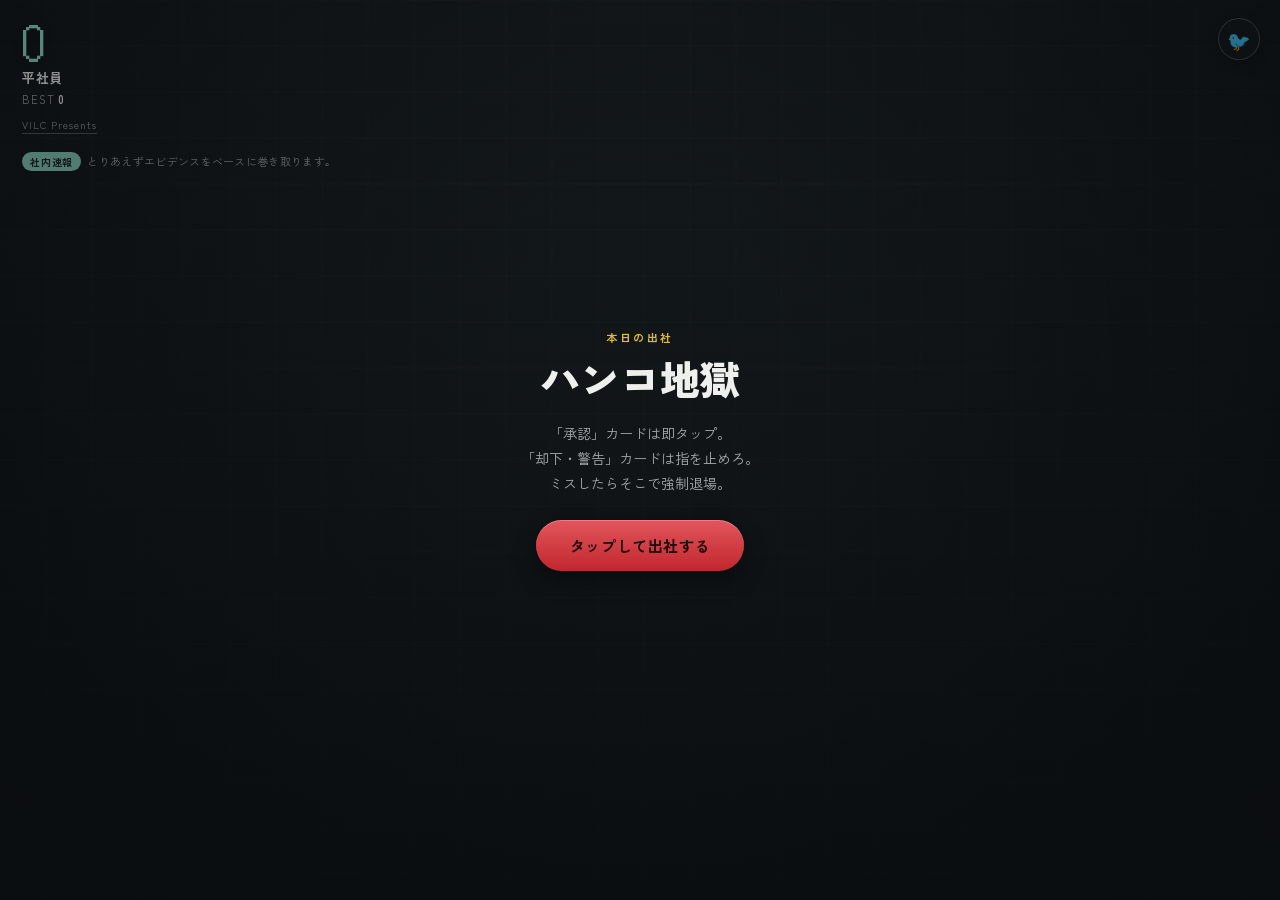
<file: hanko-hell/index.html>
<!doctype html>
<html lang="ja">
<head>
<meta charset="utf-8">
<meta name="viewport" content="width=device-width, initial-scale=1, viewport-fit=cover">
<script async src="https://www.googletagmanager.com/gtag/js?id=G-05H87J02NQ"></script>
<script>
  window.dataLayer = window.dataLayer || [];
  function gtag(){dataLayer.push(arguments);}
  gtag('js', new Date());
  gtag('config', 'G-05H87J02NQ');
</script>
<title>ハンコ地獄 | VILC</title>
<meta name="description" content="「承認」は即タップ、「却下・警告」は指を止めろ。1ミスで即終了のサックリ中毒性ゲーム。VILC発のくだらない実験企画です。">
<meta property="og:type" content="website">
<meta property="og:site_name" content="VILC">
<meta property="og:title" content="ハンコ地獄">
<meta property="og:description" content="「承認」は即タップ、「却下・警告」は指を止めろ。1ミスで即終了のサックリ中毒性ゲーム">
<meta property="og:url" content="https://www.vilc.tokyo/hanko-hell/">
<meta property="og:image" content="https://www.vilc.tokyo/hanko-hell/assets/og-image.png">
<meta property="og:image:width" content="1200">
<meta property="og:image:height" content="630">
<meta name="twitter:card" content="summary_large_image">
<meta name="twitter:title" content="ハンコ地獄">
<meta name="twitter:description" content="「承認」は即タップ、「却下・警告」は指を止めろ。1ミスで即終了のサックリ中毒性ゲーム">
<meta name="twitter:image" content="https://www.vilc.tokyo/hanko-hell/assets/og-image.png">
<link rel="preconnect" href="https://fonts.googleapis.com">
<link rel="stylesheet" href="https://fonts.googleapis.com/css2?family=DotGothic16&family=Zen+Kaku+Gothic+New:wght@400;500;700;900&display=swap">
<style>
  :root{
    --bg:#171d20;
    --bg-vign:#0e1214;
    --grid:rgba(238,240,238,0.035);
    --paper:#e8e3d3;
    --paper-line:#cfc7ab;
    --ink:#2b2620;
    --stamp-red:#c1272d;
    --stamp-red-dark:#8e1c21;
    --warn:#e2b93b;
    --mint:#8fd9c4;
    --foam:#eef0ee;
    --foam-dim:rgba(238,240,238,0.68);
  }
  *{box-sizing:border-box;}
  html,body{
    height:100%;
    margin:0;
    background:var(--bg);
    overflow:hidden;
    overscroll-behavior:none;
  }
  #app{
    position:relative;
    height:100%;
    width:100%;
    overflow:hidden;
    touch-action:none;
    -webkit-user-select:none;
    user-select:none;
    -webkit-tap-highlight-color:transparent;
    font-family:'Zen Kaku Gothic New',sans-serif;
  }
  canvas#game{
    display:block;
    width:100%;
    height:100%;
  }
  #flash{
    position:absolute;
    inset:0;
    background:var(--stamp-red);
    opacity:0;
    pointer-events:none;
  }
  #flash.hit{ animation:flashAnim .4s ease-out; }
  #flash.miss{ animation:flashAnim .4s ease-out; background:var(--warn); }
  @keyframes flashAnim{ from{opacity:.5;} to{opacity:0;} }
  #hud{
    position:absolute;
    top:0; left:0; right:0;
    padding:calc(env(safe-area-inset-top,0px) + 18px) 22px 0;
    display:flex;
    flex-direction:column;
    align-items:flex-start;
    gap:2px;
    pointer-events:none;
    z-index:4;
  }
  #hud .score{
    font-family:'DotGothic16',monospace;
    font-size:clamp(34px,11vw,46px);
    color:var(--mint);
    text-shadow:0 2px 10px rgba(0,0,0,0.5);
    font-variant-numeric:tabular-nums;
    line-height:1;
  }
  #hud .title-row{
    font-size:13px;
    font-weight:700;
    letter-spacing:.04em;
    color:var(--foam);
    margin-top:2px;
  }
  #hud .best{
    font-size:11px;
    letter-spacing:.08em;
    color:var(--foam-dim);
    font-variant-numeric:tabular-nums;
    margin-top:2px;
  }
  #hud .best span{color:var(--foam);font-weight:700;}
  #hud .home-tag{
    pointer-events:auto;
    margin-top:8px;
    font-size:10px;
    letter-spacing:.1em;
    color:var(--foam-dim);
    text-decoration:none;
    border-bottom:1px solid rgba(238,240,238,0.3);
    padding-bottom:1px;
  }
  #hud .home-tag:hover{color:var(--foam);}
  #iconGroup{
    position:absolute;
    top:calc(env(safe-area-inset-top,0px) + 18px);
    right:20px;
    z-index:4;
    pointer-events:none;
  }
  .icon-btn{
    pointer-events:auto;
    width:42px; height:42px;
    border-radius:50%;
    background:rgba(14,18,20,0.6);
    border:1px solid rgba(238,240,238,0.22);
    color:var(--foam);
    display:flex; align-items:center; justify-content:center;
    font-size:19px;
    text-decoration:none;
    box-shadow:0 4px 12px rgba(0,0,0,0.35);
    transition:transform .15s ease;
  }
  .icon-btn:active{transform:scale(.9);}
  #ticker{
    position:absolute;
    left:22px; right:78px;
    top:calc(env(safe-area-inset-top,0px) + 152px);
    text-align:left;
    pointer-events:none;
    font-size:11px;
    letter-spacing:.03em;
    color:var(--foam-dim);
    z-index:3;
  }
  #ticker .tag{
    display:inline-block;
    font-size:10px;
    font-weight:700;
    letter-spacing:.08em;
    color:var(--bg);
    background:var(--mint);
    padding:2px 8px;
    border-radius:999px;
    margin-right:6px;
  }
  #milestone{
    position:absolute;
    top:calc(env(safe-area-inset-top,0px) + 20px);
    left:0; right:0;
    text-align:center;
    pointer-events:none;
    font-family:'Zen Kaku Gothic New',sans-serif;
    font-weight:900;
    font-size:16px;
    letter-spacing:.03em;
    color:var(--warn);
    text-shadow:0 2px 8px rgba(0,0,0,0.6);
    opacity:0;
    z-index:5;
  }
  #milestone.show{ animation:milestoneAnim 2.2s ease-out; }
  @keyframes milestoneAnim{
    0%{opacity:0; transform:translateY(6px);}
    12%{opacity:1; transform:translateY(0);}
    78%{opacity:1;}
    100%{opacity:0;}
  }
  .overlay{
    position:absolute;
    inset:0;
    display:flex;
    align-items:center;
    justify-content:center;
    padding:24px;
    background:linear-gradient(180deg, rgba(14,18,20,0.4), rgba(10,13,15,0.78));
    pointer-events:none;
    z-index:6;
  }
  .panel{
    max-width:360px;
    width:100%;
    text-align:center;
    pointer-events:auto;
  }
  .eyebrow{
    margin:0 0 4px;
    font-size:11px;
    font-weight:700;
    letter-spacing:.22em;
    color:var(--warn);
    text-transform:uppercase;
  }
  .panel h1{
    margin:0 0 14px;
    font-family:'Zen Kaku Gothic New',sans-serif;
    font-weight:900;
    font-size:clamp(30px,9vw,40px);
    color:var(--foam);
    text-wrap:balance;
  }
  .panel .desc{
    margin:0 0 24px;
    font-size:14px;
    line-height:1.8;
    color:var(--foam-dim);
  }
  .panel .cause{
    margin:0 0 20px;
    font-size:13.5px;
    line-height:1.7;
    color:var(--foam);
    background:rgba(193,39,45,0.16);
    border:1px solid rgba(193,39,45,0.4);
    border-radius:12px;
    padding:12px 14px;
  }
  .result{
    display:flex;
    justify-content:center;
    gap:22px;
    margin:0 0 26px;
    flex-wrap:wrap;
  }
  .result .num{
    font-family:'DotGothic16',monospace;
    font-size:30px;
    color:var(--mint);
    font-variant-numeric:tabular-nums;
    line-height:1.1;
  }
  .result .txt{
    font-family:'Zen Kaku Gothic New',sans-serif;
    font-size:18px;
    font-weight:700;
    color:var(--foam);
    line-height:1.3;
  }
  .result .label{
    font-size:10px;
    letter-spacing:.1em;
    color:var(--foam-dim);
  }
  .btn-group{
    display:flex;
    flex-direction:column;
    align-items:center;
    gap:14px;
  }
  .btn{
    appearance:none;
    border:none;
    border-radius:999px;
    padding:15px 34px;
    font-family:'Zen Kaku Gothic New',sans-serif;
    font-size:15px;
    font-weight:700;
    letter-spacing:.04em;
    color:#1c0d0e;
    background:linear-gradient(180deg,#e2555c,var(--stamp-red));
    box-shadow:0 8px 22px rgba(0,0,0,0.4), inset 0 1px 0 rgba(255,255,255,0.25);
    cursor:pointer;
    text-decoration:none;
    display:inline-block;
    transition:transform .15s ease, box-shadow .15s ease;
  }
  .btn:active{
    transform:translateY(2px) scale(.98);
    box-shadow:0 4px 12px rgba(0,0,0,0.4), inset 0 1px 0 rgba(255,255,255,0.2);
  }
  .btn:focus-visible{ outline:2px solid var(--foam); outline-offset:3px; }
  .btn-share{
    background:rgba(238,240,238,0.1);
    color:var(--foam);
    border:1px solid rgba(238,240,238,0.3);
    box-shadow:none;
    padding:13px 30px;
    font-size:14px;
  }
  .btn-share:active{ transform:translateY(2px) scale(.98); box-shadow:none; }
  .home-link{
    display:inline-block;
    margin-top:18px;
    font-size:12px;
    color:var(--foam-dim);
    text-decoration:none;
    border-bottom:1px solid rgba(238,240,238,0.3);
    padding-bottom:1px;
  }
  .home-link:hover{ color:var(--foam); }
  [hidden]{display:none!important;}
</style>
</head>
<body>
<div id="app">
  <canvas id="game"></canvas>
  <div id="flash"></div>

  <div id="hud">
    <div class="score" id="scoreVal">0</div>
    <div class="title-row" id="titleVal">平社員</div>
    <div class="best">BEST <span id="bestVal">0</span></div>
    <a class="home-tag" href="https://www.vilc.tokyo/" target="_blank" rel="noopener">VILC Presents</a>
  </div>

  <div id="iconGroup">
    <a class="icon-btn" id="shareIconBtn" href="#" target="_blank" rel="noopener" title="Xでシェア">🐦</a>
  </div>

  <div id="ticker"><span class="tag">社内速報</span><span id="tickerText">本日も定時退社を諦めた社員多数。</span></div>

  <div id="milestone"></div>

  <div id="startScreen" class="overlay">
    <div class="panel">
      <p class="eyebrow">本日の出社</p>
      <h1>ハンコ地獄</h1>
      <p class="desc">「承認」カードは即タップ。<br>「却下・警告」カードは指を止めろ。<br>ミスしたらそこで強制退場。</p>
      <button id="startBtn" class="btn" type="button">タップして出社する</button>
    </div>
  </div>

  <div id="gameOverScreen" class="overlay" hidden>
    <div class="panel">
      <p class="eyebrow" id="goEyebrow">強制退場</p>
      <h1>またやらかした</h1>
      <p class="cause" id="causeText"></p>
      <div class="result">
        <div>
          <div class="num" id="finalScore">0</div>
          <div class="label">決裁数</div>
        </div>
        <div>
          <div class="txt" id="finalTitle">平社員</div>
          <div class="label">到達役職</div>
        </div>
        <div>
          <div class="num" id="finalBest">0</div>
          <div class="label">BEST</div>
        </div>
      </div>
      <div class="btn-group">
        <button id="retryBtn" class="btn" type="button">もう一度出社する</button>
        <a id="shareLink" class="btn btn-share" href="#" target="_blank" rel="noopener">🐦 戦果をXでシェアする</a>
      </div>
      <a class="home-link" href="https://www.vilc.tokyo/" target="_blank" rel="noopener">VILCトップへ</a>
    </div>
  </div>
</div>

<script>
(function(){
  "use strict";

  var app = document.getElementById('app');
  var canvas = document.getElementById('game');
  var ctx = canvas.getContext('2d', { alpha:false });
  var flashEl = document.getElementById('flash');
  var scoreEl = document.getElementById('scoreVal');
  var titleEl = document.getElementById('titleVal');
  var bestEl = document.getElementById('bestVal');
  var tickerEl = document.getElementById('tickerText');
  var milestoneEl = document.getElementById('milestone');
  var startScreen = document.getElementById('startScreen');
  var gameOverScreen = document.getElementById('gameOverScreen');
  var goEyebrow = document.getElementById('goEyebrow');
  var causeText = document.getElementById('causeText');
  var finalScoreEl = document.getElementById('finalScore');
  var finalTitleEl = document.getElementById('finalTitle');
  var finalBestEl = document.getElementById('finalBest');
  var startBtn = document.getElementById('startBtn');
  var retryBtn = document.getElementById('retryBtn');
  var shareIconBtn = document.getElementById('shareIconBtn');
  var shareLink = document.getElementById('shareLink');

  var SHARE_URL = 'https://www.vilc.tokyo/hanko-hell/share/';

  var PAPER = '#e8e3d3';
  var PAPER_LINE = '#cfc7ab';
  var INK = '#2b2620';
  var STAMP_RED = '#c1272d';
  var STAMP_RED_DARK = '#8e1c21';
  var WARN = '#e2b93b';
  var MINT = '#8fd9c4';
  var FOAM = '#eef0ee';

  var JOB_TITLES = [
    [0,'平社員'],[6,'主任'],[14,'係長'],[24,'課長'],
    [36,'部長'],[50,'取締役'],[68,'社長'],[90,'会長'],[120,'伝説の決裁マシーン']
  ];

  var APPROVE_SUBS = ['定例会議費','備品購入','出張申請','残業申請','新規契約','システム改修','交際費精算','研修参加費'];
  var TRAP_KINDS = [
    { label:'却下', icon:'⚠️', sub:'差し戻し案件', msg:'差し戻し案件を承認してしまった…やり直し決定。' },
    { label:'コンプラ違反', icon:'🚨', sub:'要確認', msg:'コンプラ違反を見逃して承認…社内は大炎上。' },
    { label:'情報漏洩', icon:'🔒', sub:'極秘', msg:'極秘文書を誤って承認…左遷が内定した。' },
    { label:'経費不正', icon:'💸', sub:'税務調査対象', msg:'不正経費を通してしまい経理から呼び出し。' }
  ];
  var MISS_MESSAGES = [
    '見逃して未処理の山に埋もれた…',
    'ボーッとしてたら締切が過ぎていた…',
    '気づいたら日付が変わっていた…'
  ];

  var TICKER_A = ['来期に向けて','全社一丸となって','まずは','とりあえず','本件については','再度','念のため','週明けまでに'];
  var TICKER_B = ['シナジーを最大化し','ローンチまでの導線を握り','エビデンスをベースに','ペライチにまとめて','スコープを握った上で','KPIを握りつつ','認識をすり合わせて'];
  var TICKER_C = ['巻き取ります。','握っておきます。','承知しました。','持ち帰らせてください。','ご確認ください。','認識合わせましょう。'];

  function jobTitleFor(score){
    var t = JOB_TITLES[0][1];
    for(var i=0;i<JOB_TITLES.length;i++){ if(score>=JOB_TITLES[i][0]) t=JOB_TITLES[i][1]; }
    return t;
  }
  function jobIndexFor(score){
    var idx=0;
    for(var i=0;i<JOB_TITLES.length;i++){ if(score>=JOB_TITLES[i][0]) idx=i; }
    return idx;
  }

  var W=0,H=0,dpr=1;
  var state='ready';
  var score=0, best=0;
  try { best = parseInt(localStorage.getItem('hanko-hell-best')||'0',10)||0; } catch(e){ best=0; }
  bestEl.textContent = best;

  var lastJobIdx = 0;
  var lastTime=null, elapsed=0;
  var pile=[];
  var card=null;
  var shakeT=0, shakeMag=0;
  var tickerTimer=0;

  function clamp(v,lo,hi){ return Math.max(lo,Math.min(hi,v)); }
  function rand(a,b){ return a+Math.random()*(b-a); }
  function pick(arr){ return arr[Math.floor(Math.random()*arr.length)]; }

  function timeLimitFor(s){ return clamp(1.45 - s*0.016, 0.5, 1.45); }
  function trapChanceFor(s){ return clamp(0.16 + s*0.0035, 0.16, 0.42); }

  function resize(){
    var rect = app.getBoundingClientRect();
    W = rect.width; H = rect.height;
    dpr = window.devicePixelRatio || 1;
    canvas.width = Math.round(W*dpr);
    canvas.height = Math.round(H*dpr);
    canvas.style.width = W+'px';
    canvas.style.height = H+'px';
    ctx.setTransform(dpr,0,0,dpr,0,0);
  }

  function shareText(){
    if(score>0){
      return '『ハンコ地獄』で決裁'+score+'件、役職は'+jobTitleFor(score)+'まで到達!(ベスト'+best+') 承認は即タップ、却下は指を止めろ🖋️';
    }
    return '承認は即タップ、却下・警告は指を止めろ。1ミスで即終了のサックリ中毒性ゲーム『ハンコ地獄』';
  }
  function updateShareLink(){
    var url = 'https://twitter.com/intent/tweet?text='+encodeURIComponent(shareText())+'&url='+encodeURIComponent(SHARE_URL);
    if(shareIconBtn) shareIconBtn.href = url;
    if(shareLink) shareLink.href = url;
  }

  function newCard(){
    var isTrap = Math.random() < trapChanceFor(score);
    var tl = timeLimitFor(score);
    var c = {
      type: isTrap ? 'trap' : 'approve',
      docNo: String(Math.floor(rand(1000,9999))),
      rot: rand(-0.05,0.05),
      timeLimit: tl,
      timeLeft: tl,
      stampKind: null,
      stampT: null
    };
    if(isTrap){
      var tk = pick(TRAP_KINDS);
      c.label = tk.label; c.icon = tk.icon; c.sub = tk.sub; c.msg = tk.msg;
    } else {
      c.label = '承認'; c.icon=''; c.sub = pick(APPROVE_SUBS);
    }
    return c;
  }

  function updateHud(){
    scoreEl.textContent = score;
    titleEl.textContent = jobTitleFor(score);
    var idx = jobIndexFor(score);
    if(idx > lastJobIdx){
      lastJobIdx = idx;
      showMilestone('昇進!「'+JOB_TITLES[idx][1]+'」に昇格');
    }
  }

  function showMilestone(text){
    milestoneEl.textContent = text;
    milestoneEl.classList.remove('show');
    void milestoneEl.offsetWidth;
    milestoneEl.classList.add('show');
  }

  function resetGame(){
    score = 0;
    lastJobIdx = 0;
    pile = [];
    card = newCard();
    scoreEl.textContent = '0';
    titleEl.textContent = jobTitleFor(0);
    milestoneEl.classList.remove('show');
    tickerTimer = 0;
  }

  function startGame(){
    resetGame();
    state = 'playing';
    startScreen.hidden = true;
    gameOverScreen.hidden = true;
  }

  function endGame(cause, msg){
    if(state !== 'playing') return;
    state = 'gameover';
    if(score > best){
      best = score;
      try{ localStorage.setItem('hanko-hell-best', String(best)); }catch(e){}
    }
    bestEl.textContent = best;
    finalScoreEl.textContent = score;
    finalTitleEl.textContent = jobTitleFor(score);
    finalBestEl.textContent = best;
    causeText.textContent = msg;
    goEyebrow.textContent = (cause==='trap') ? '誤爆' : '見逃し';
    updateShareLink();
    gameOverScreen.hidden = false;
    flashEl.classList.remove('hit','miss');
    void flashEl.offsetWidth;
    flashEl.classList.add(cause==='trap' ? 'hit' : 'miss');
    shakeT = 0.3; shakeMag = cause==='trap' ? 10 : 5;
    if(window.gtag){ gtag('event','game_over',{event_category:'hanko_hell',event_label:cause,value:score}); }
  }

  function resolveApprove(){
    if(!card || card.stampT!=null || state!=='playing') return;
    if(card.type==='approve'){
      card.stampKind='approve-success';
      card.stampT=0;
      score++;
      updateHud();
    } else {
      card.stampKind='trap-fail';
      card.stampT=0;
      shakeT=0.25; shakeMag=6;
    }
  }

  function handleTap(e){
    e.preventDefault();
    if(state==='ready'){ startGame(); }
    else if(state==='playing'){ resolveApprove(); }
    else if(state==='gameover'){ startGame(); }
  }

  canvas.addEventListener('pointerdown', handleTap, { passive:false });
  startBtn.addEventListener('click', function(e){ e.stopPropagation(); startGame(); });
  retryBtn.addEventListener('click', function(e){ e.stopPropagation(); startGame(); });

  window.addEventListener('keydown', function(e){
    if(e.code==='Space' || e.code==='Enter'){
      e.preventDefault();
      if(state==='ready'){ startGame(); }
      else if(state==='playing'){ resolveApprove(); }
      else if(state==='gameover'){ startGame(); }
    }
  });

  document.addEventListener('visibilitychange', function(){ if(document.hidden){ lastTime=null; } });
  window.addEventListener('resize', resize);
  window.addEventListener('orientationchange', function(){ setTimeout(resize,50); });

  var STAMP_DURATION = 0.34;

  function update(dt){
    tickerTimer -= dt;
    if(tickerTimer<=0){
      tickerTimer = rand(3.2,5.5);
      tickerEl.textContent = pick(TICKER_A)+pick(TICKER_B)+pick(TICKER_C);
    }
    if(shakeT>0){ shakeT-=dt; if(shakeT<0) shakeT=0; }

    if(state!=='playing' || !card) return;

    if(card.stampT!=null){
      card.stampT += dt;
      if(card.stampT >= STAMP_DURATION){
        if(card.stampKind==='approve-success'){
          pile.push({ x:rand(0.12,0.88), y:rand(0.7,0.93), rot:rand(-0.35,0.35) });
          if(pile.length>60) pile.shift();
          card = newCard();
        } else if(card.stampKind==='trap-avoided'){
          card = newCard();
        } else if(card.stampKind==='trap-fail'){
          endGame('trap', card.msg);
        } else if(card.stampKind==='approve-miss'){
          endGame('miss', pick(MISS_MESSAGES));
        }
      }
      return;
    }

    card.timeLeft -= dt;
    if(card.timeLeft <= 0){
      if(card.type==='approve'){
        card.stampKind='approve-miss';
        card.stampT=0;
      } else {
        card.stampKind='trap-avoided';
        card.stampT=0;
        score++;
        updateHud();
      }
    }
  }

  function roundRect(x,y,w,h,r){
    ctx.beginPath();
    ctx.moveTo(x+r,y);
    ctx.arcTo(x+w,y,x+w,y+h,r);
    ctx.arcTo(x+w,y+h,x,y+h,r);
    ctx.arcTo(x,y+h,x,y,r);
    ctx.arcTo(x,y,x+w,y,r);
    ctx.closePath();
  }

  function drawBackground(){
    ctx.fillStyle = '#171d20';
    ctx.fillRect(0,0,W,H);
    ctx.strokeStyle = 'rgba(238,240,238,0.035)';
    ctx.lineWidth = 1;
    var step = 46;
    for(var x=0;x<W;x+=step){ ctx.beginPath(); ctx.moveTo(x,0); ctx.lineTo(x,H); ctx.stroke(); }
    for(var y=0;y<H;y+=step){ ctx.beginPath(); ctx.moveTo(0,y); ctx.lineTo(W,y); ctx.stroke(); }
    var vg = ctx.createRadialGradient(W/2,H*0.4,H*0.15,W/2,H*0.4,H*0.85);
    vg.addColorStop(0,'rgba(0,0,0,0)');
    vg.addColorStop(1,'rgba(0,0,0,0.55)');
    ctx.fillStyle = vg;
    ctx.fillRect(0,0,W,H);
  }

  function drawPile(){
    for(var i=0;i<pile.length;i++){
      var p = pile[i];
      var px = p.x*W, py = p.y*H;
      ctx.save();
      ctx.translate(px,py);
      ctx.rotate(p.rot);
      ctx.fillStyle = 'rgba(0,0,0,0.3)';
      roundRect(-19,-13,38,26,4); ctx.fill();
      ctx.fillStyle = PAPER;
      roundRect(-20,-14,38,26,4); ctx.fill();
      ctx.strokeStyle = 'rgba(193,39,45,0.7)';
      ctx.lineWidth = 1.6;
      ctx.beginPath(); ctx.arc(6,-1,7,0,Math.PI*2); ctx.stroke();
      ctx.restore();
    }
  }

  function drawStamp(kind, t, cw, ch){
    var p = clamp(t/STAMP_DURATION, 0, 1);
    var scale = 1.5 - 0.5*Math.min(p*2,1);
    var alpha = Math.min(p*2.2,1);
    ctx.save();
    ctx.globalAlpha = alpha;
    ctx.translate(0, -4);
    ctx.rotate(-0.18);
    ctx.scale(scale, scale);
    var color = (kind==='approve-success') ? STAMP_RED
              : (kind==='trap-avoided') ? MINT
              : (kind==='trap-fail') ? STAMP_RED_DARK
              : '#7a746a';
    ctx.strokeStyle = color;
    ctx.fillStyle = color;
    ctx.lineWidth = 3;
    ctx.beginPath(); ctx.arc(0,0,34,0,Math.PI*2); ctx.stroke();
    ctx.beginPath(); ctx.arc(0,0,28,0,Math.PI*2); ctx.stroke();
    ctx.font = 'bold 20px "Zen Kaku Gothic New"';
    ctx.textAlign = 'center';
    ctx.textBaseline = 'middle';
    var label = (kind==='approve-success') ? '承認'
              : (kind==='trap-avoided') ? '回避'
              : (kind==='trap-fail') ? '誤承認'
              : '未処理';
    ctx.fillText(label, 0, 2);
    ctx.restore();
    ctx.globalAlpha = 1;
  }

  function drawCard(){
    if(!card) return;
    var cw = clamp(W*0.62, 210, 320);
    var ch = cw*1.32;
    var cx = W/2, cy = H*0.42;

    ctx.save();
    ctx.translate(cx,cy);
    ctx.rotate(card.rot);

    ctx.fillStyle = 'rgba(0,0,0,0.4)';
    roundRect(-cw/2+5,-ch/2+7,cw,ch,16); ctx.fill();

    ctx.fillStyle = PAPER;
    roundRect(-cw/2,-ch/2,cw,ch,16); ctx.fill();

    ctx.strokeStyle = PAPER_LINE;
    ctx.lineWidth = 1.3;
    for(var i=0;i<5;i++){
      var ly = -ch/2 + 58 + i*24;
      ctx.beginPath(); ctx.moveTo(-cw/2+18, ly); ctx.lineTo(cw/2-18, ly); ctx.stroke();
    }

    ctx.fillStyle = INK;
    ctx.font = '12px "DotGothic16",monospace';
    ctx.textAlign = 'left';
    ctx.fillText('稟議書 No.'+card.docNo, -cw/2+16, -ch/2+26);
    ctx.textAlign = 'right';
    ctx.fillStyle = 'rgba(43,38,32,0.65)';
    ctx.fillText(card.sub, cw/2-16, -ch/2+26);

    ctx.textAlign = 'center';
    if(card.type==='approve'){
      ctx.fillStyle = INK;
      ctx.font = '900 32px "Zen Kaku Gothic New"';
      ctx.fillText('承認', 0, ch*0.30);
    } else {
      ctx.fillStyle = STAMP_RED;
      ctx.font = '900 24px "Zen Kaku Gothic New"';
      ctx.fillText(card.icon, 0, ch*0.20);
      ctx.font = '900 26px "Zen Kaku Gothic New"';
      ctx.fillText(card.label, 0, ch*0.32);
    }

    if(card.stampT!=null){
      drawStamp(card.stampKind, card.stampT, cw, ch);
    }

    ctx.restore();

    if(card.stampT==null){
      var barW = cw, barH = 7;
      var bx = cx - barW/2, by = cy + ch/2 + 20;
      var frac = clamp(card.timeLeft / card.timeLimit, 0, 1);
      ctx.fillStyle = 'rgba(238,240,238,0.14)';
      roundRect(bx,by,barW,barH,4); ctx.fill();
      ctx.fillStyle = frac < 0.28 ? STAMP_RED : MINT;
      roundRect(bx,by,barW*frac,barH,4); ctx.fill();
    }
  }

  function render(){
    ctx.save();
    if(shakeT>0){
      var m = shakeMag * (shakeT/0.3);
      ctx.translate(rand(-m,m), rand(-m,m));
    }
    drawBackground();
    drawPile();
    if(state!=='ready'){ drawCard(); }
    ctx.restore();
  }

  function loop(ts){
    if(lastTime===null) lastTime = ts;
    var dt = Math.min((ts-lastTime)/1000, 0.05);
    lastTime = ts;
    elapsed += dt;
    update(dt);
    render();
    requestAnimationFrame(loop);
  }

  resize();
  card = newCard();
  updateShareLink();
  requestAnimationFrame(loop);
})();
</script>
</body>
</html>
</file>
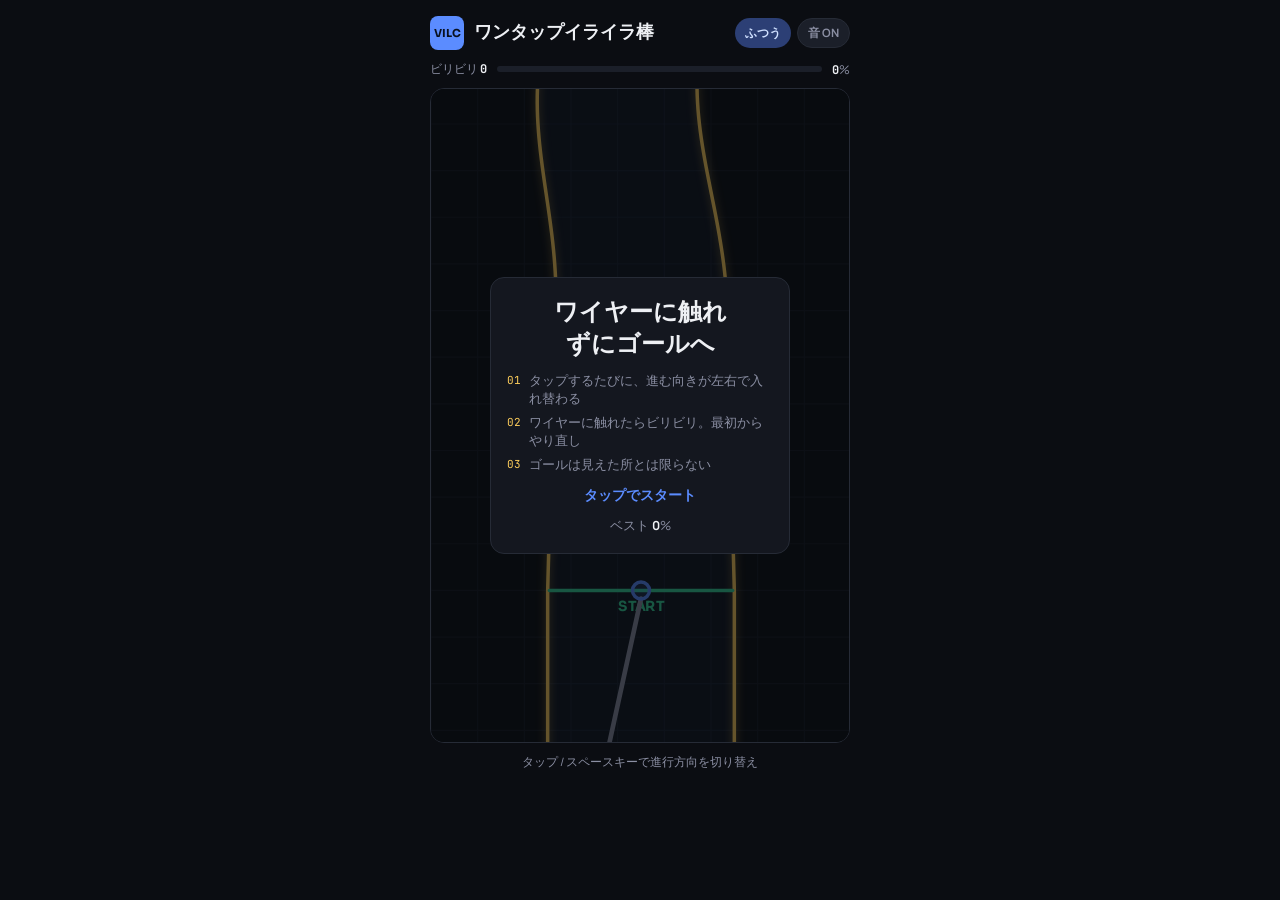
<file: iraira-bou/index.html>
<!doctype html>
<html lang="ja">
<head>
<meta charset="utf-8">
<meta name="viewport" content="width=device-width, initial-scale=1, viewport-fit=cover">
<script async src="https://www.googletagmanager.com/gtag/js?id=G-05H87J02NQ"></script>
<script>
  window.dataLayer = window.dataLayer || [];
  function gtag(){dataLayer.push(arguments);}
  gtag('js', new Date());
  gtag('config', 'G-05H87J02NQ');
</script>
<title>ワンタップイライラ棒 | VILC</title>
<meta name="description" content="タップで進む向きを切り替えて、ワイヤーに触れずにゴールを目指すワンタップのイライラ棒。1ミスでビリビリ、最初から。VILC発のくだらない実験企画です。">
<meta property="og:type" content="website">
<meta property="og:site_name" content="VILC">
<meta property="og:title" content="ワンタップイライラ棒">
<meta property="og:description" content="タップで向きを切り替えて、ワイヤーに触れずにゴールへ。ゴール直前の99%が長い、ワンタップのイライラ棒">
<meta property="og:url" content="https://www.vilc.tokyo/iraira-bou/">
<meta property="og:image" content="https://www.vilc.tokyo/iraira-bou/assets/og-image.png">
<meta property="og:image:width" content="1200">
<meta property="og:image:height" content="630">
<meta name="twitter:card" content="summary_large_image">
<meta name="twitter:title" content="ワンタップイライラ棒">
<meta name="twitter:description" content="タップで向きを切り替えて、ワイヤーに触れずにゴールへ。ゴール直前の99%が長い、ワンタップのイライラ棒">
<meta name="twitter:image" content="https://www.vilc.tokyo/iraira-bou/assets/og-image.png">
<link rel="preconnect" href="https://fonts.googleapis.com">
<link rel="stylesheet" href="https://fonts.googleapis.com/css2?family=Sora:wght@500;700&family=Manrope:wght@400;500;700&family=JetBrains+Mono:wght@500;700&display=swap">
<style>
:root{
  color-scheme:dark;
  --bg:#0b0d12;
  --surface:#14171f;
  --surface-alt:#1b1f29;
  --line:#262b36;
  --text:#eef0f4;
  --muted:#8b8fa3;
  --accent:#5b8cff;
  --accent-dim:#2c3f75;
  --danger:#ff5c8a;
  --warn:#ffcf5c;
  --success:#35d399;
}
*{box-sizing:border-box;}
[hidden]{display:none!important;}
html,body{margin:0;}
body{
  background:var(--bg);
  color:var(--text);
  font-family:'Manrope',system-ui,sans-serif;
  padding-block:1rem 2rem;
  padding-left:max(16px,env(safe-area-inset-left,0px));
  padding-right:max(16px,env(safe-area-inset-right,0px));
}
h1,h2,h3{font-family:'Sora',system-ui,sans-serif;margin:0;text-wrap:balance;}
p{margin:0;line-height:1.6;font-size:13px;color:var(--muted);}
button{font-family:'Manrope',system-ui,sans-serif;cursor:pointer;border:none;}
.wrap{width:100%;max-width:420px;margin:0 auto;display:flex;flex-direction:column;gap:10px;}
.top{display:flex;align-items:center;justify-content:space-between;gap:10px;}
.brand{display:flex;align-items:center;gap:10px;min-width:0;}
.badge{
  flex:none;width:34px;height:34px;border-radius:8px;background:var(--accent);
  color:#08101f;font-family:'Sora',sans-serif;font-weight:700;font-size:11px;
  display:flex;align-items:center;justify-content:center;
}
h1{font-size:18px;line-height:1.2;}
.chips{display:flex;gap:6px;flex:none;}
.chip{
  height:30px;padding:0 10px;border-radius:15px;background:var(--surface-alt);
  border:1px solid var(--line);color:var(--muted);font-size:11.5px;font-weight:700;
}
.chip:hover{border-color:var(--accent);color:var(--text);}
.chip:focus-visible,.btn:focus-visible,.giveup-tab:focus-visible{outline:2px solid var(--accent);outline-offset:2px;}
.tag{
  height:30px;padding:0 10px;border-radius:15px;display:flex;align-items:center;
  font-size:11.5px;font-weight:700;background:var(--accent-dim);color:#cfe0ff;
}
.tag.oni{background:#4a2233;color:#ffc4d6;}
.hud{display:grid;grid-template-columns:auto 1fr auto;gap:10px;align-items:center;font-size:12px;color:var(--muted);}
.hud b{font-family:'JetBrains Mono',monospace;color:var(--text);font-weight:700;font-variant-numeric:tabular-nums;}
.bar{height:6px;border-radius:3px;background:var(--surface-alt);overflow:hidden;}
#barFill{height:100%;width:0;background:var(--warn);}
.stage{
  position:relative;margin:0 auto;border:1px solid var(--line);border-radius:14px;
  overflow:hidden;background:var(--surface);
  touch-action:none;user-select:none;-webkit-user-select:none;-webkit-touch-callout:none;
}
canvas{display:block;}
.overlay{
  position:absolute;inset:0;display:flex;align-items:center;justify-content:center;
  padding:14px;background:rgba(8,10,14,.62);overflow:auto;
}
.card{
  width:100%;max-width:300px;background:var(--surface);border:1px solid var(--line);
  border-radius:14px;padding:18px 16px;display:flex;flex-direction:column;gap:12px;text-align:center;
}
.zap{font-family:'Sora',sans-serif;font-weight:700;font-size:30px;color:var(--warn);letter-spacing:.02em;}
.quip{font-size:13px;color:var(--text);}
.stats{display:flex;justify-content:center;gap:14px;font-size:12px;color:var(--muted);flex-wrap:wrap;}
.stats b{font-family:'JetBrains Mono',monospace;color:var(--text);font-variant-numeric:tabular-nums;}
.go{font-family:'Sora',sans-serif;font-weight:700;font-size:14px;color:var(--accent);}
.retry{font-size:12.5px;color:var(--muted);}
.rules{margin:0;padding:0;list-style:none;display:flex;flex-direction:column;gap:6px;text-align:left;font-size:12.5px;color:var(--muted);}
.rules li{display:flex;gap:8px;align-items:flex-start;}
.rules i{flex:none;font-style:normal;font-family:'JetBrains Mono',monospace;color:var(--warn);font-size:11px;padding-top:1px;}
.btn{height:42px;border-radius:8px;font-size:13.5px;font-weight:700;padding:0 16px;}
.btn-outline{background:transparent;border:1px solid var(--line);color:var(--text);}
.btn-outline:hover{border-color:var(--accent);}
.btn-danger{background:transparent;border:1px solid var(--danger);color:var(--danger);}
.btn-danger:hover{background:#4a2233;}
.stat-grid{display:grid;grid-template-columns:1fr 1fr;gap:8px;}
.stat{background:var(--surface-alt);border-radius:10px;padding:10px 6px;text-align:center;}
.stat b{display:block;font-family:'JetBrains Mono',monospace;font-size:18px;color:var(--warn);font-variant-numeric:tabular-nums;}
.stat span{font-size:10.5px;color:var(--muted);}
.share-block{display:flex;flex-direction:column;gap:8px;}
.share-btn{
  height:42px;border-radius:8px;font-size:13.5px;font-weight:700;
  background:#fff;color:#0b0d12;display:flex;align-items:center;justify-content:center;text-decoration:none;
}
.share-btn:hover{background:#e6e6e6;}
.vilc-banner{
  display:flex;align-items:center;gap:12px;text-align:left;
  background:var(--surface-alt);border:1px solid var(--line);border-radius:12px;
  padding:10px 12px;text-decoration:none;color:var(--text);
}
.vilc-banner:hover{border-color:var(--accent);}
.vilc-badge{
  flex:none;width:36px;height:36px;border-radius:8px;background:var(--accent);
  color:#08101f;font-family:'Sora',sans-serif;font-weight:700;font-size:12px;
  display:flex;align-items:center;justify-content:center;
}
.vilc-copy{display:flex;flex-direction:column;gap:2px;}
.vilc-copy b{font-size:12.5px;font-weight:700;}
.vilc-copy span{font-size:11px;color:var(--muted);}
.giveup-tab{
  position:absolute;left:0;top:50%;transform:translateY(-50%);width:26px;height:84px;
  background:var(--surface-alt);border:1px solid var(--line);border-left:none;border-radius:0 8px 8px 0;
  color:var(--muted);font-size:10.5px;letter-spacing:.05em;
  display:flex;align-items:center;justify-content:center;writing-mode:vertical-rl;
  opacity:.6;z-index:5;padding:0;
}
.giveup-tab:hover{opacity:1;color:var(--danger);border-color:var(--danger);}
.foot{text-align:center;font-size:11.5px;}
@media (prefers-reduced-motion:no-preference){
  .card{animation:pop .16s ease-out;}
  @keyframes pop{from{transform:scale(.94);opacity:0;}to{transform:scale(1);opacity:1;}}
}
</style>
</head>
<body>
<div class="wrap">
  <header class="top">
    <div class="brand">
      <div class="badge">VILC</div>
      <h1>ワンタップイライラ棒</h1>
    </div>
    <div class="chips">
      <span class="tag" id="modeTag">ふつう</span>
      <button class="chip" id="soundBtn" type="button">音 ON</button>
    </div>
  </header>
  <div class="hud">
    <div>ビリビリ <b id="hitCount">0</b></div>
    <div class="bar"><div id="barFill"></div></div>
    <div><b id="pct">0</b>%</div>
  </div>
  <div class="stage" id="stage">
    <canvas id="cv" aria-label="ワイヤーの隙間を進むゲーム画面"></canvas>
    <div class="overlay" id="ovTitle">
      <div class="card">
        <h2>ワイヤーに触れずにゴールへ</h2>
        <ul class="rules">
          <li><i>01</i><span>タップするたびに、進む向きが左右で入れ替わる</span></li>
          <li><i>02</i><span>ワイヤーに触れたらビリビリ。最初からやり直し</span></li>
          <li><i>03</i><span>ゴールは見えた所とは限らない</span></li>
        </ul>
        <div class="go">タップでスタート</div>
        <div class="retry">ベスト <b id="titleBest" style="color:var(--text)">0</b>%</div>
      </div>
    </div>
    <div class="overlay" id="ovDead" hidden>
      <div class="card">
        <div class="zap">ビリビリ!!</div>
        <div class="quip" id="quip"></div>
        <div class="stats">
          <span>到達 <b id="dPct">0</b>%</span>
          <span>ベスト <b id="dBest">0</b>%</span>
          <span><b id="dTry">1</b>回目</span>
        </div>
        <div class="go">タップでリトライ</div>
      </div>
    </div>
    <div class="overlay" id="ovClear" hidden></div>
    <div class="overlay" id="ovGive" hidden></div>
    <button class="giveup-tab" id="giveupTab" type="button" hidden>諦める</button>
  </div>
  <p class="foot">タップ / スペースキーで進行方向を切り替え</p>
</div>
<script>
var IRAIRABO = (function(){
  var W = 360, H = 560, RING_Y = 430, R = 7, WIRE = 3, K = 0.8, HP = 340;
  var KF = [
    {s:0,    A:0,  P:520, h:80,  hm:0,  shape:0},
    {s:220,  A:0,  P:520, h:74,  hm:0,  shape:0},
    {s:520,  A:32, P:560, h:66,  hm:0,  shape:0},
    {s:950,  A:40, P:560, h:58,  hm:0,  shape:0},
    {s:1400, A:34, P:340, h:52,  hm:0,  shape:1},
    {s:1950, A:34, P:340, h:48,  hm:0,  shape:1},
    {s:2200, A:16, P:700, h:42,  hm:0,  shape:0},
    {s:2650, A:20, P:700, h:42,  hm:0,  shape:0},
    {s:2750, A:28, P:520, h:50,  hm:9,  shape:0},
    {s:3250, A:28, P:520, h:50,  hm:9,  shape:0},
    {s:3320, A:0,  P:480, h:150, hm:0,  shape:0},
    {s:3480, A:0,  P:480, h:150, hm:0,  shape:0},
    {s:3780, A:24, P:460, h:46,  hm:0,  shape:0.5},
    {s:4100, A:30, P:440, h:42,  hm:0,  shape:0.5},
    {s:4700, A:30, P:440, h:42,  hm:0,  shape:0.5}
  ];
  var MODES = {
    normal: {label:'ふつう', v0:124, accel:0.30, hScale:1,    total:4100, fakeS:3400},
    oni:    {label:'鬼',     v0:150, accel:0.32, hScale:0.88, total:4100, fakeS:3400}
  };
  var cache = {};

  function lerpAt(arr, s){
    if(s <= 0) return arr[0];
    var i = Math.floor(s);
    if(i >= arr.length - 1) return arr[arr.length - 1];
    var f = s - i;
    return arr[i]*(1-f) + arr[i+1]*f;
  }

  function buildCourse(key){
    if(cache[key]) return cache[key];
    var m = MODES[key];
    var END = m.total + H + 120;
    var cArr = new Float32Array(END + 1), hArr = new Float32Array(END + 1);
    var phase = 0, ki = 0;
    for(var s = 0; s <= END; s++){
      while(ki < KF.length - 2 && s > KF[ki+1].s) ki++;
      var a = KF[ki], b = KF[ki+1];
      var u = Math.min(1, Math.max(0, (s - a.s) / (b.s - a.s)));
      var A = a.A + (b.A - a.A)*u, P = a.P + (b.P - a.P)*u;
      var h = a.h + (b.h - a.h)*u, hm = a.hm + (b.hm - a.hm)*u, sh = a.shape + (b.shape - a.shape)*u;
      phase += 2*Math.PI / P;
      var wave = (1 - sh)*Math.sin(phase) + sh*(2/Math.PI)*Math.asin(Math.sin(phase));
      cArr[s] = 180 + A*wave;
      hArr[s] = (h + hm*Math.sin(2*Math.PI*s/HP)) * m.hScale;
    }
    var course = {
      key: key, label: m.label, total: m.total, fakeS: m.fakeS,
      cAt: function(s){ return lerpAt(cArr, s); },
      hAt: function(s){ return lerpAt(hArr, s); },
      vAt: function(s){ return m.v0 * (1 + m.accel * Math.min(1, Math.max(0, s) / m.total)); }
    };
    cache[key] = course;
    return course;
  }

  function createSim(key){
    var course = buildCourse(key);
    return {course:course, s:0, x:course.cAt(0), dir:1, t:0, taps:0, over:null, hitSide:0};
  }

  var OFFS = [-5, 0, 5];
  function step(sim, dt){
    if(sim.over) return;
    var c = sim.course;
    var v = c.vAt(sim.s);
    var ramp = Math.min(1, 0.4 + 1.2*sim.t);
    sim.s += v*dt;
    sim.x += sim.dir * K * v * ramp * dt;
    sim.t += dt;
    for(var i = 0; i < OFFS.length; i++){
      var ss = sim.s + OFFS[i];
      var cc = c.cAt(ss), hh = c.hAt(ss) - WIRE/2;
      if(Math.abs(sim.x - cc) + R > hh){
        sim.over = 'hit';
        sim.hitSide = sim.x > cc ? 1 : -1;
        return;
      }
    }
    if(sim.s >= c.total) sim.over = 'clear';
  }

  function tap(sim){ sim.dir = -sim.dir; sim.taps++; }

  return {W:W, H:H, RING_Y:RING_Y, R:R, WIRE:WIRE, K:K, MODES:MODES,
          buildCourse:buildCourse, createSim:createSim, step:step, tap:tap, current:null};
})();
</script>
<script>
(function(){
  var C = IRAIRABO, W = C.W, H = C.H, RING_Y = C.RING_Y, R = C.R, WIRE = C.WIRE;
  var cv = document.getElementById('cv'), ctx = cv.getContext('2d');
  var stage = document.getElementById('stage');
  var ovTitle = document.getElementById('ovTitle'), ovDead = document.getElementById('ovDead');
  var ovClear = document.getElementById('ovClear'), ovGive = document.getElementById('ovGive');
  var giveTab = document.getElementById('giveupTab');
  var soundBtn = document.getElementById('soundBtn'), modeTag = document.getElementById('modeTag');
  var hitCountEl = document.getElementById('hitCount'), pctEl = document.getElementById('pct');
  var barFill = document.getElementById('barFill');

  var VILC_URL = 'https://www.vilc.tokyo';
  var SHARE_URL = 'https://www.vilc.tokyo/iraira-bou/share/';
  var STEP = 1/120;
  var reduce = !!(window.matchMedia && window.matchMedia('(prefers-reduced-motion: reduce)').matches);

  var mode = 'normal', state = 'ready', sim = null;
  var tries = 0, shocks = 0, playMs = 0, best = 0, deadAt = 0, soundOn = true;
  var particles = [], heckles = [], nextHeckle = 3, flash = 0, shake = 0, tilt = 0, fakeMsg = 0, fakeSeen = false;
  var audio = null, acc = 0, lastTs = 0, firstShown = true;

  var HECKLES = ['余裕じゃん', '手、震えてない?', 'あ、そこ危ない', 'ほら右右右', '息止めてる?',
                 '今日は調子いいね', '見てるよ', 'ゴールまだだよ', 'ビリビリ待ち', 'いまの音、聞こえた?'];

  function bestKey(){ return 'vilc_iraira_best_' + mode; }
  function loadBest(){
    try { best = parseInt(localStorage.getItem(bestKey()), 10) || 0; } catch(e){ best = 0; }
  }
  function saveBest(){
    try { localStorage.setItem(bestKey(), String(best)); } catch(e){}
  }
  try { soundOn = localStorage.getItem('vilc_iraira_sound') !== 'off'; } catch(e){}
  soundBtn.textContent = soundOn ? '音 ON' : '音 OFF';

  function fit(){
    var wrapW = stage.parentNode.clientWidth;
    var availH = (window.innerHeight || 800) - 150;
    var scale = Math.min(wrapW / W, availH / H);
    scale = Math.max(0.72, Math.min(1.25, scale));
    var dpr = Math.min(window.devicePixelRatio || 1, 2.5);
    var cssW = Math.round(W*scale), cssH = Math.round(H*scale);
    cv.style.width = cssW + 'px'; cv.style.height = cssH + 'px';
    stage.style.width = cssW + 'px';
    cv.width = Math.round(cssW*dpr); cv.height = Math.round(cssH*dpr);
    ctx.setTransform(cssW*dpr/W, 0, 0, cssH*dpr/H, 0, 0);
  }

  function unlockAudio(){
    try {
      if(!audio){
        var AC = window.AudioContext || window.webkitAudioContext;
        if(AC) audio = new AC();
      }
      if(audio && audio.state === 'suspended') audio.resume();
    } catch(e){}
  }
  function tone(type, f0, f1, dur, vol){
    if(!soundOn || !audio) return;
    try {
      var t = audio.currentTime, o = audio.createOscillator(), g = audio.createGain();
      o.type = type;
      o.frequency.setValueAtTime(f0, t);
      if(f1 !== f0) o.frequency.linearRampToValueAtTime(f1, t + dur);
      g.gain.setValueAtTime(vol, t);
      g.gain.exponentialRampToValueAtTime(0.001, t + dur);
      o.connect(g); g.connect(audio.destination);
      o.start(t); o.stop(t + dur + 0.02);
    } catch(e){}
  }
  function blip(){ tone('triangle', 560, 480, 0.05, 0.05); }
  function buzz(){
    tone('sawtooth', 150, 85, 0.38, 0.17);
    tone('square', 233, 120, 0.3, 0.07);
    if(!soundOn || !audio) return;
    try {
      var len = Math.floor(audio.sampleRate*0.3), buf = audio.createBuffer(1, len, audio.sampleRate);
      var d = buf.getChannelData(0);
      for(var i = 0; i < len; i++) d[i] = (Math.random()*2 - 1) * (1 - i/len);
      var src = audio.createBufferSource(), g = audio.createGain();
      g.gain.value = 0.12; src.buffer = buf; src.connect(g); g.connect(audio.destination); src.start();
    } catch(e){}
  }
  function fanfare(){
    var notes = [523, 659, 784, 1047];
    notes.forEach(function(f, i){ setTimeout(function(){ tone('triangle', f, f, 0.22, 0.09); }, i*110); });
  }

  function newSim(){
    sim = C.createSim(mode);
    C.current = sim;
    particles = []; heckles = []; nextHeckle = 3; flash = 0; shake = 0; tilt = 0; fakeMsg = 0; fakeSeen = false;
  }

  function hideOverlays(){ ovTitle.hidden = true; ovDead.hidden = true; ovClear.hidden = true; ovGive.hidden = true; giveTab.hidden = true; }

  function updateModeUi(){
    modeTag.textContent = C.MODES[mode].label;
    modeTag.className = 'tag' + (mode === 'oni' ? ' oni' : '');
    document.getElementById('titleBest').textContent = best;
  }

  function startRun(){
    unlockAudio();
    hideOverlays();
    tries++;
    state = 'run';
    acc = 0;
  }

  function retry(){
    newSim();
    startRun();
  }

  function pctNow(){
    if(sim.over === 'clear') return 100;
    var f = sim.course.fakeS;
    return sim.s < f ? Math.floor(99 * sim.s / f) : 99;
  }

  var QUIPS = [
    [15, ['まだ序盤ですが…', 'ウォーミングアップですね', 'ここから本番です']],
    [40, ['いい線いってました', '指のせいです', '今のは壁が悪い']],
    [70, ['中盤の壁は厚い', '惜しい…惜しいのか?', '半分近く来てたのに']],
    [95, ['あと少しだったのに!', 'ゴールが見えてたのに', 'ここで?今?']],
    [101, ['ゴール目前で…', 'それはもう事故', 'ゴールに届く距離だった']]
  ];
  function quipFor(p){
    for(var i = 0; i < QUIPS.length; i++){
      if(p < QUIPS[i][0]){ var a = QUIPS[i][1]; return a[Math.floor(Math.random()*a.length)]; }
    }
    return '';
  }

  function onHit(){
    shocks++;
    var p = pctNow();
    if(p > best){ best = p; saveBest(); }
    state = 'dead';
    deadAt = Date.now();
    flash = 1; shake = 1;
    for(var i = 0; i < 16; i++){
      var a = Math.random()*Math.PI*2, sp = 60 + Math.random()*160;
      particles.push({x:sim.x + sim.hitSide*R, y:RING_Y, vx:Math.cos(a)*sp, vy:Math.sin(a)*sp, life:0.5 + Math.random()*0.3});
    }
    buzz();
    try { if(navigator.vibrate) navigator.vibrate(90); } catch(e){}
    document.getElementById('quip').textContent = quipFor(p);
    document.getElementById('dPct').textContent = p;
    document.getElementById('dBest').textContent = best;
    document.getElementById('dTry').textContent = tries;
    ovDead.hidden = false;
    giveTab.hidden = tries < 3;
  }

  function fmtSec(ms){ return (ms/1000).toFixed(1); }

  function shareBlockHtml(tweetText){
    var url = 'https://twitter.com/intent/tweet?text=' + encodeURIComponent(tweetText) +
              '&url=' + encodeURIComponent(SHARE_URL) + '&hashtags=VILC';
    return '<div class="share-block">' +
      '<a class="share-btn" href="' + url + '" target="_blank" rel="noopener">Xでシェアする</a>' +
      '<a class="vilc-banner" href="' + VILC_URL + '" target="_blank" rel="noopener">' +
        '<div class="vilc-badge">VILC</div>' +
        '<div class="vilc-copy"><b>VILC</b><span>こういうくだらないものを作っています</span></div>' +
      '</a></div>';
  }

  function onClear(){
    state = 'clear';
    flash = 0;
    fanfare();
    var secs = fmtSec(playMs);
    var shockCount = tries - 1;
    var modeLabel = mode === 'oni' ? '鬼モードを' : '';
    var tweet = '『ワンタップイライラ棒』' + modeLabel + tries + '回目でゴール。ビリビリ' + shockCount + '回、合計' + secs + '秒。';
    var other = mode === 'oni' ? 'normal' : 'oni';
    ovClear.innerHTML =
      '<div class="card">' +
        '<div class="zap" style="color:var(--success)">ゴール!</div>' +
        '<div class="stat-grid">' +
          '<div class="stat"><b>' + tries + '</b><span>挑戦回数</span></div>' +
          '<div class="stat"><b>' + shockCount + '</b><span>ビリビリ</span></div>' +
          '<div class="stat" style="grid-column:span 2"><b>' + secs + '秒</b><span>合計プレイ時間</span></div>' +
        '</div>' +
        '<button class="btn btn-outline" type="button" data-act="again">もう一回</button>' +
        '<button class="btn btn-danger" type="button" data-act="switch">' + (other === 'oni' ? '鬼モードに挑戦' : 'ふつうモードに戻る') + '</button>' +
        shareBlockHtml(tweet) +
      '</div>';
    setTimeout(function(){ if(state === 'clear'){ hideOverlays(); ovClear.hidden = false; } }, 450);
  }

  function onGiveUp(){
    state = 'give';
    hideOverlays();
    var tweet = '『ワンタップイライラ棒』でゴール手前' + best + '%まで行って心が折れた。ビリビリ' + shocks + '回。';
    ovGive.innerHTML =
      '<div class="card">' +
        '<div class="zap" style="font-size:24px">心が折れました</div>' +
        '<p>ワイヤーに触れ続けた結果です。それも立派な選択です。</p>' +
        '<div class="stat-grid">' +
          '<div class="stat"><b>' + best + '%</b><span>ベスト到達</span></div>' +
          '<div class="stat"><b>' + shocks + '</b><span>ビリビリ</span></div>' +
          '<div class="stat" style="grid-column:span 2"><b>' + fmtSec(playMs) + '秒</b><span>耐えた時間</span></div>' +
        '</div>' +
        '<button class="btn btn-outline" type="button" data-act="again">もう一度挑む</button>' +
        shareBlockHtml(tweet) +
      '</div>';
    ovGive.hidden = false;
  }

  function resetSession(){
    tries = 0; shocks = 0; playMs = 0;
    hitCountEl.textContent = '0';
    newSim();
    hideOverlays();
    state = 'ready';
    updateModeUi();
  }

  function onTap(){
    var ae = document.activeElement;
    if(ae && (ae.tagName === 'A' || ae.tagName === 'BUTTON') && state !== 'run') return;
    unlockAudio();
    if(state === 'ready'){ startRun(); }
    else if(state === 'run'){ C.tap(sim); blip(); }
    else if(state === 'dead'){ if(Date.now() - deadAt > 450) retry(); }
  }

  stage.addEventListener('pointerdown', function(e){
    if(e.target.closest && e.target.closest('a,button')) return;
    e.preventDefault();
    onTap();
  });
  document.addEventListener('keydown', function(e){
    if(e.repeat) return;
    var keys = [' ', 'Enter', 'ArrowUp', 'ArrowDown', 'ArrowLeft', 'ArrowRight'];
    if(keys.indexOf(e.key) < 0) return;
    var ae = document.activeElement;
    if(ae && (ae.tagName === 'A' || ae.tagName === 'BUTTON') && state !== 'run') return;
    e.preventDefault();
    onTap();
  });
  document.addEventListener('touchend', unlockAudio, {passive:true});
  document.addEventListener('click', unlockAudio);

  stage.addEventListener('click', function(e){
    var t = e.target.closest ? e.target.closest('[data-act]') : null;
    if(!t) return;
    var act = t.getAttribute('data-act');
    if(act === 'again'){ resetSession(); }
    else if(act === 'switch'){ mode = mode === 'oni' ? 'normal' : 'oni'; loadBest(); resetSession(); }
  });
  giveTab.addEventListener('click', function(){ onGiveUp(); });
  soundBtn.addEventListener('click', function(){
    soundOn = !soundOn;
    soundBtn.textContent = soundOn ? '音 ON' : '音 OFF';
    try { localStorage.setItem('vilc_iraira_sound', soundOn ? 'on' : 'off'); } catch(e){}
    if(soundOn){ unlockAudio(); blip(); }
  });
  window.addEventListener('resize', fit);

  function updateFx(dt){
    flash = Math.max(0, flash - dt*3.2);
    shake = Math.max(0, shake - dt*4);
    fakeMsg = Math.max(0, fakeMsg - dt);
    tilt += (sim.dir*10 - tilt) * Math.min(1, dt*12);
    for(var i = particles.length - 1; i >= 0; i--){
      var p = particles[i];
      p.life -= dt; p.x += p.vx*dt; p.y += p.vy*dt; p.vy += 260*dt;
      if(p.life <= 0) particles.splice(i, 1);
    }
    if(state === 'run'){
      nextHeckle -= dt;
      if(nextHeckle <= 0){
        nextHeckle = (mode === 'oni' ? 2 : 3) + Math.random()*2.5;
        heckles.push({text:HECKLES[Math.floor(Math.random()*HECKLES.length)], s:sim.s + RING_Y + 30, x:50 + Math.random()*260});
      }
      if(!fakeSeen && sim.s >= sim.course.fakeS){ fakeSeen = true; fakeMsg = 1.8; }
    }
    for(var j = heckles.length - 1; j >= 0; j--){
      if(RING_Y - (heckles[j].s - sim.s) > H + 40) heckles.splice(j, 1);
    }
  }

  function drawStrip(sy, label){
    var y = RING_Y - (sy - sim.s);
    if(y < -30 || y > H + 30) return;
    var c = sim.course.cAt(sy), h = sim.course.hAt(sy) - WIRE/2;
    var x0 = c - h, size = 7, cols = Math.floor((2*h)/size);
    for(var r = 0; r < 2; r++){
      for(var k = 0; k < cols; k++){
        ctx.fillStyle = (k + r) % 2 === 0 ? '#eef0f4' : '#0b0d12';
        ctx.fillRect(x0 + k*size, y - 14 + r*size, size, size);
      }
    }
    ctx.fillStyle = '#eef0f4';
    ctx.font = '700 15px Sora, "Hiragino Sans", sans-serif';
    ctx.textAlign = 'center';
    ctx.fillText(label, c, y - 22);
  }

  function draw(){
    var s = sim.s, course = sim.course;
    ctx.save();
    if(shake > 0 && !reduce) ctx.translate((Math.random() - .5)*10*shake, (Math.random() - .5)*10*shake);
    ctx.fillStyle = '#0b0d12';
    ctx.fillRect(-20, -20, W + 40, H + 40);

    ctx.strokeStyle = '#151923'; ctx.lineWidth = 1;
    ctx.beginPath();
    for(var gy = ((RING_Y + s) % 40) - 40; gy < H + 40; gy += 40){ ctx.moveTo(0, gy); ctx.lineTo(W, gy); }
    for(var gx = 0; gx <= W; gx += 40){ ctx.moveTo(gx, -10); ctx.lineTo(gx, H + 10); }
    ctx.stroke();

    var limit = s < course.fakeS ? course.fakeS : course.total;
    var Lp = [], Rp = [];
    function pushPt(y){
      var sy = s + RING_Y - y, c = course.cAt(sy), h = course.hAt(sy);
      Lp.push([c - h, y]); Rp.push([c + h, y]);
    }
    for(var y = H + 10; y >= -10; y -= 6){
      var sy = s + RING_Y - y;
      if(sy > limit){ pushPt(s + RING_Y - limit); break; }
      pushPt(y);
    }
    ctx.beginPath();
    Lp.forEach(function(p, i){ if(i === 0) ctx.moveTo(p[0], p[1]); else ctx.lineTo(p[0], p[1]); });
    for(var q = Rp.length - 1; q >= 0; q--) ctx.lineTo(Rp[q][0], Rp[q][1]);
    ctx.closePath();
    ctx.fillStyle = 'rgba(91,140,255,0.06)';
    ctx.fill();

    var white = flash > 0.55;
    ctx.lineWidth = WIRE; ctx.lineJoin = 'round'; ctx.lineCap = 'round';
    ctx.strokeStyle = white ? '#ffffff' : '#ffcf5c';
    ctx.shadowColor = white ? 'rgba(255,255,255,.7)' : 'rgba(255,207,92,.5)';
    ctx.shadowBlur = 8;
    [Lp, Rp].forEach(function(arr){
      ctx.beginPath();
      arr.forEach(function(p, i){ if(i === 0) ctx.moveTo(p[0], p[1]); else ctx.lineTo(p[0], p[1]); });
      ctx.stroke();
    });
    ctx.shadowBlur = 0;

    var y0 = RING_Y + s;
    if(y0 < H + 24){
      var c0 = course.cAt(0), h0 = course.hAt(0) - WIRE/2;
      ctx.strokeStyle = '#35d399'; ctx.lineWidth = 3;
      ctx.beginPath(); ctx.moveTo(c0 - h0, y0); ctx.lineTo(c0 + h0, y0); ctx.stroke();
      ctx.fillStyle = '#35d399'; ctx.font = '700 12px Sora, sans-serif'; ctx.textAlign = 'center';
      ctx.fillText('START', c0, y0 + 18);
    }
    drawStrip(course.fakeS, 'GOAL');
    if(s >= course.fakeS - 600) drawStrip(course.total, 'GOAL');

    heckles.forEach(function(hk){
      var hy = RING_Y - (hk.s - s);
      ctx.font = '500 12.5px Manrope, "Hiragino Sans", sans-serif';
      var tw = ctx.measureText(hk.text).width + 16;
      ctx.fillStyle = 'rgba(27,31,41,.72)';
      ctx.fillRect(hk.x - tw/2, hy - 12, tw, 22);
      ctx.fillStyle = 'rgba(238,240,244,.62)';
      ctx.textAlign = 'center';
      ctx.fillText(hk.text, hk.x, hy + 4);
    });

    ctx.strokeStyle = '#8b8fa3'; ctx.lineWidth = 4; ctx.lineCap = 'round';
    ctx.beginPath(); ctx.moveTo(sim.x, RING_Y + R); ctx.lineTo(sim.x - tilt*3, H + 14); ctx.stroke();
    var pulse = state === 'ready' ? 1 + Math.sin(Date.now()/260)*0.12 : 1;
    ctx.beginPath(); ctx.arc(sim.x, RING_Y, R*pulse, 0, Math.PI*2);
    ctx.fillStyle = 'rgba(91,140,255,.18)'; ctx.fill();
    ctx.strokeStyle = '#5b8cff'; ctx.lineWidth = 3; ctx.stroke();

    particles.forEach(function(p){
      ctx.fillStyle = 'rgba(255,230,140,' + Math.max(0, p.life*1.6) + ')';
      ctx.fillRect(p.x - 1.5, p.y - 1.5, 3, 3);
    });

    if(state === 'ready' && ovTitle.hidden){
      ctx.fillStyle = '#5b8cff'; ctx.font = '700 15px Sora, "Hiragino Sans", sans-serif'; ctx.textAlign = 'center';
      ctx.fillText('タップでスタート', W/2, RING_Y - 56);
    }
    if(fakeMsg > 0){
      ctx.globalAlpha = Math.min(1, fakeMsg*1.5);
      ctx.fillStyle = '#ff5c8a'; ctx.font = '700 16px Sora, "Hiragino Sans", sans-serif'; ctx.textAlign = 'center';
      ctx.fillText('ここはゴールではありません', W/2, 110);
      ctx.fillStyle = '#eef0f4'; ctx.font = '500 12px Manrope, "Hiragino Sans", sans-serif';
      ctx.fillText('もう少し続きます', W/2, 132);
      ctx.globalAlpha = 1;
    }
    if(flash > 0){
      ctx.fillStyle = 'rgba(255,92,138,' + (flash*(reduce ? 0.15 : 0.35)) + ')';
      ctx.fillRect(-20, -20, W + 40, H + 40);
    }
    ctx.restore();
  }

  function updateHud(){
    var p = pctNow();
    pctEl.textContent = p;
    barFill.style.width = p + '%';
    hitCountEl.textContent = shocks;
  }

  function frame(ts){
    requestAnimationFrame(frame);
    var dt = Math.min(0.1, (ts - lastTs)/1000 || 0);
    lastTs = ts;
    if(state === 'run'){
      acc += dt;
      playMs += dt*1000;
      while(acc >= STEP && state === 'run'){
        C.step(sim, STEP);
        acc -= STEP;
        if(sim.over === 'hit'){ onHit(); }
        else if(sim.over === 'clear'){ onClear(); }
      }
    }
    updateFx(dt);
    draw();
    updateHud();
  }

  loadBest();
  newSim();
  updateModeUi();
  fit();
  requestAnimationFrame(frame);
})();
</script>
</body>
</html>
</file>
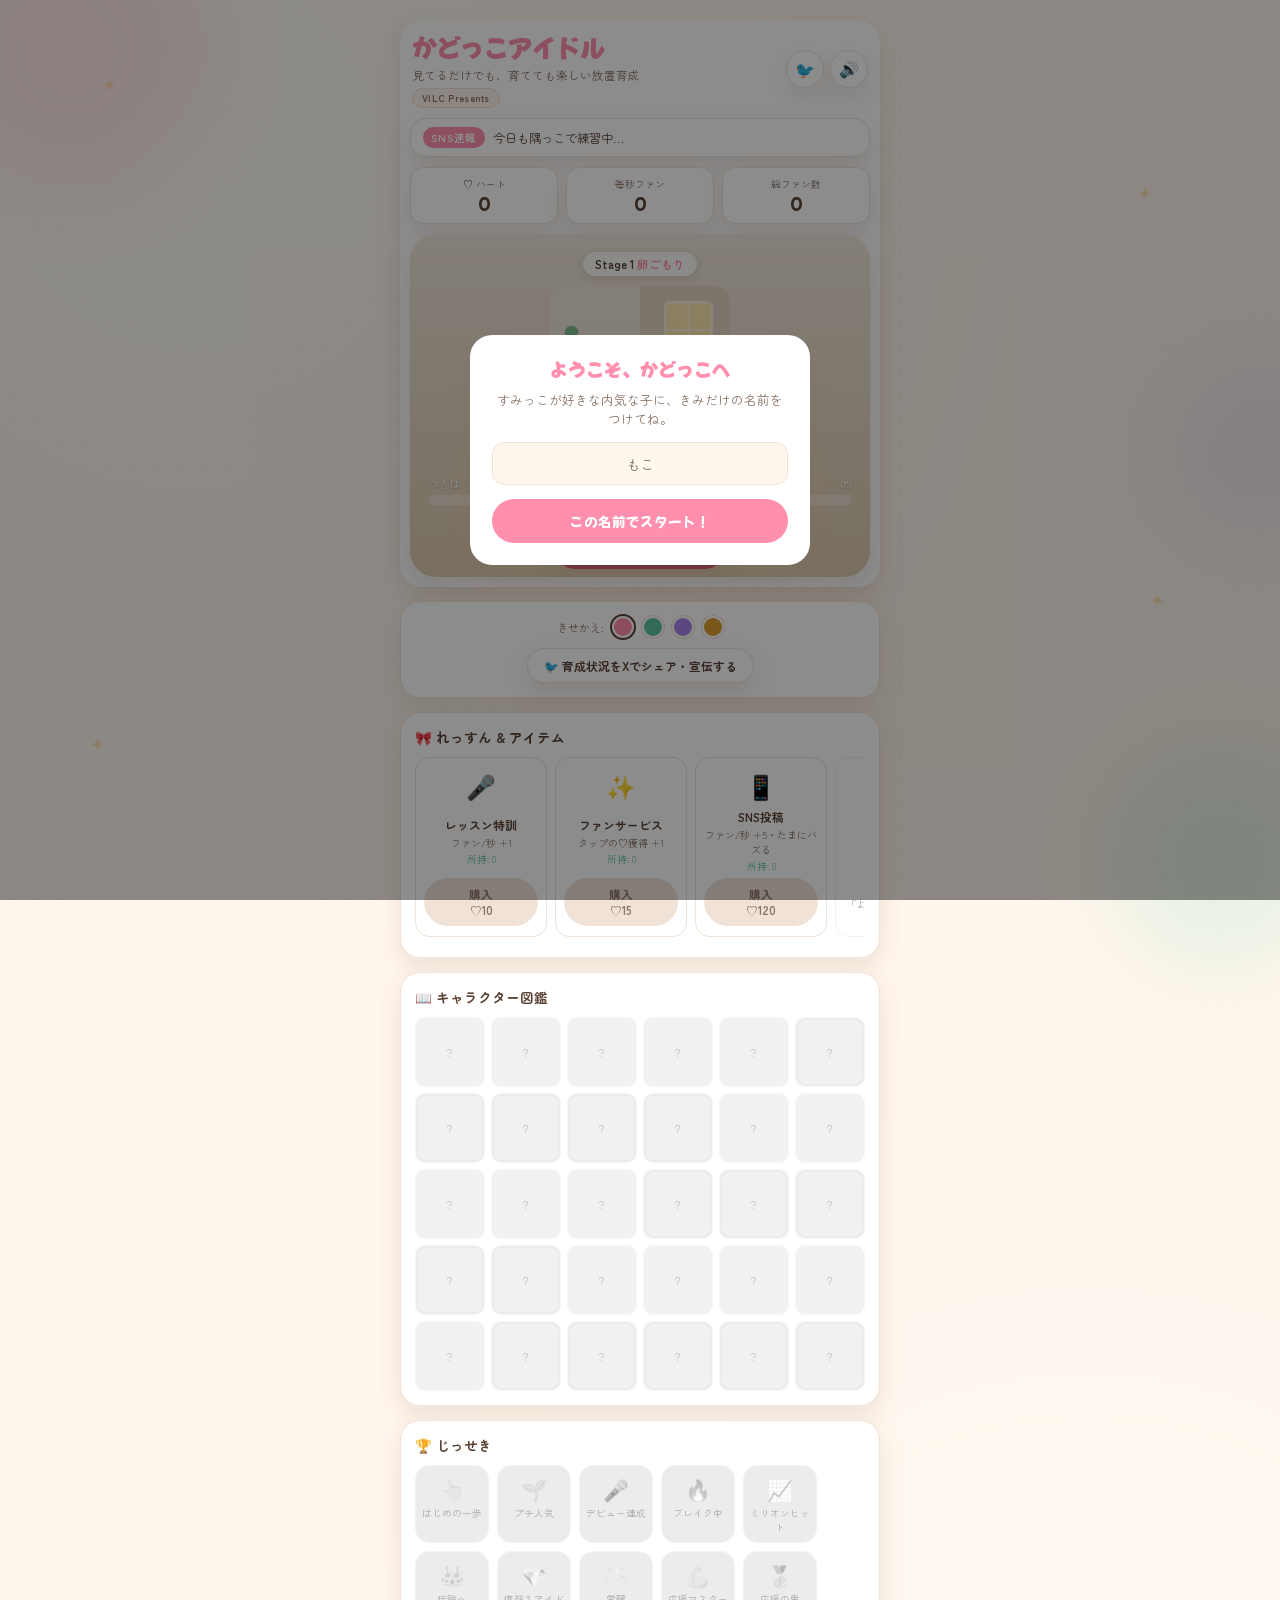
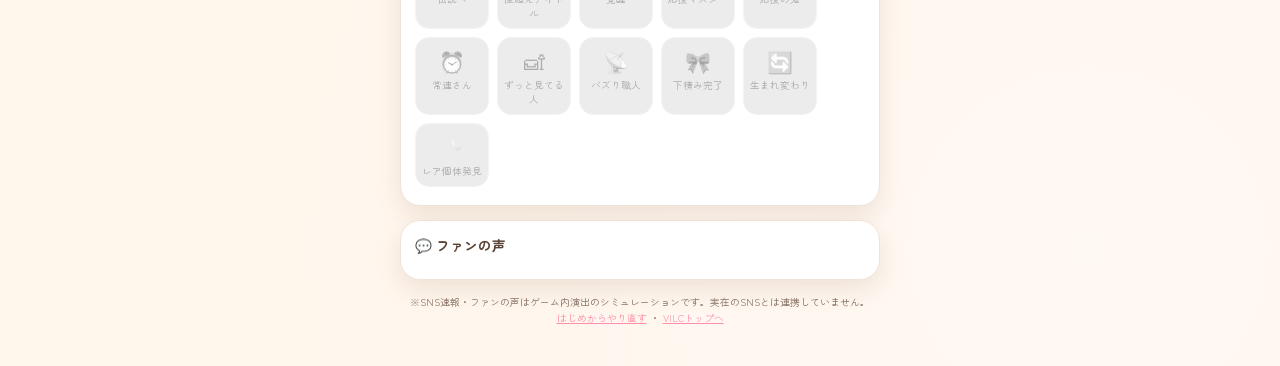
<file: kadokko-idol/index.html>
<!doctype html>
<html lang="ja">
<head>
<meta charset="utf-8">
<meta name="viewport" content="width=device-width, initial-scale=1, viewport-fit=cover">
<title>かどっこアイドル | VILC</title>
<meta name="description" content="隅っこ好きな内気な生き物がアイドルに育っていく、見てるだけでも楽しい放置育成ゲーム。VILC発の実験企画です。">
<meta property="og:type" content="website">
<meta property="og:site_name" content="VILC">
<meta property="og:title" content="かどっこアイドル">
<meta property="og:description" content="隅っこ好きな内気な生き物がアイドルに育っていく、見てるだけでも楽しい放置育成ゲーム">
<meta property="og:url" content="https://www.vilc.tokyo/kadokko-idol/?v=3">
<meta property="og:image" content="https://www.vilc.tokyo/kadokko-idol/assets/og-image.png">
<meta property="og:image:width" content="1200">
<meta property="og:image:height" content="630">
<meta name="twitter:card" content="summary_large_image">
<meta name="twitter:title" content="かどっこアイドル">
<meta name="twitter:description" content="隅っこ好きな内気な生き物がアイドルに育っていく、見てるだけでも楽しい放置育成ゲーム">
<meta name="twitter:image" content="https://www.vilc.tokyo/kadokko-idol/assets/og-image.png">
<link rel="stylesheet" href="https://fonts.googleapis.com/css2?family=Mochiy+Pop+One&family=Zen+Maru+Gothic:wght@400;500;700&display=swap">
<style>
  :root{
    --cream:#FFF6EC; --paper:#FFFFFF; --card-bg:#FFFFFF;
    --ink:#5B4335; --ink-soft:#8A7365; --line:#F0E2D6;
    --blush:#FFC9D6; --blush-deep:#FF8FAC;
    --mint:#BFEAD9; --mint-deep:#5FBFA0;
    --lavender:#DED0F7; --lavender-deep:#A784E8;
    --gold:#F3C15F; --gold-deep:#DA9E2C;
    --body-color:#FFE3C7; --shell-color:#E4D7C4; --hair-color:#6B4A3A;
    --shadow:0 10px 26px rgba(139,99,68,0.14);
    --ribbon-color:#FF8FAC;
    --dot-color:rgba(139,99,68,0.07);
    --stagebg-0:linear-gradient(180deg,#EFE6DA,#DCCBB0);
    --stagebg-1:linear-gradient(180deg,#FDEFE1,#F7DCC6);
    --stagebg-2:linear-gradient(180deg,#FFE9EF,#FFD3E0);
    --stagebg-3:linear-gradient(180deg,#F3E6FF,#E1CBFA);
    --stagebg-4:linear-gradient(180deg,#E7CFFF,#C89BF5);
    --stagebg-5:linear-gradient(180deg,#8C5FA8,#4E3568);
    --stagebg-6:linear-gradient(180deg,#4A2E63,#1E1330);
    color-scheme: light;
  }
  @media (prefers-color-scheme: dark){
    :root{
      --cream:#241925; --paper:#2E2030; --card-bg:#332536;
      --ink:#F6E9DF; --ink-soft:#CBB8C4; --line:rgba(255,255,255,0.09);
      --blush:#5A3348; --blush-deep:#FF9FB7;
      --mint:#22423B; --mint-deep:#7FD1B9;
      --lavender:#392E52; --lavender-deep:#B79EEA;
      --gold:#5B471F; --gold-deep:#F3C15F;
      --body-color:#4A3B36; --shell-color:#3A322F;
      --shadow:0 10px 26px rgba(0,0,0,0.4);
      --dot-color:rgba(255,255,255,0.05);
    }
  }
  *{box-sizing:border-box;}
  html,body{margin:0;}
  body{
    background:
      radial-gradient(circle at 15% 8%, rgba(255,255,255,.55), transparent 42%),
      radial-gradient(circle at 85% 94%, rgba(255,255,255,.35), transparent 42%),
      var(--cream);
    color:var(--ink);
    font-family:'Zen Maru Gothic', 'Hiragino Maru Gothic ProN', sans-serif;
    padding:20px 16px 40px;
    position:relative; overflow-x:hidden;
  }
  body::before{
    content:""; position:fixed; inset:0; z-index:-2; pointer-events:none;
    background-image: radial-gradient(var(--dot-color) 1.5px, transparent 1.5px);
    background-size: 24px 24px;
  }
  img{max-width:100%;}
  .bg-blob{position:fixed; border-radius:50%; filter:blur(40px); opacity:.35; z-index:-1; pointer-events:none;}
  .bg-blob.b1{width:260px;height:260px; background:var(--blush); top:-80px; left:-60px; animation:drift1 22s ease-in-out infinite;}
  .bg-blob.b2{width:220px;height:220px; background:var(--mint); bottom:-70px; right:-50px; animation:drift2 26s ease-in-out infinite;}
  .bg-blob.b3{width:180px;height:180px; background:var(--lavender); top:40%; right:-70px; animation:drift1 30s ease-in-out infinite reverse;}
  @keyframes drift1{0%,100%{transform:translate(0,0);}50%{transform:translate(20px,30px);}}
  @keyframes drift2{0%,100%{transform:translate(0,0);}50%{transform:translate(-25px,-20px);}}
  .bg-star{position:fixed; font-size:1.1rem; color:var(--gold); opacity:.4; z-index:-1; pointer-events:none; animation:twinkle 3s ease-in-out infinite;}
  .bg-star.s1{top:8%; left:8%;}
  .bg-star.s2{top:20%; right:10%; animation-delay:.8s;}
  .bg-star.s3{bottom:16%; left:7%; animation-delay:1.6s;}
  .bg-star.s4{bottom:32%; right:9%; animation-delay:2.3s;}

  .app{max-width:480px; margin:0 auto; display:flex; flex-direction:column; gap:14px;}

  .sticky-top{
    background:var(--card-bg); border-radius:22px;
    padding:10px; margin:0;
    box-shadow:var(--shadow);
    display:flex; flex-direction:column; gap:10px;
  }

  header{display:flex; align-items:center; justify-content:space-between; gap:8px; padding-inline:2px;}
  header .title-wrap{display:flex; flex-direction:column;}
  header .icon-group{display:flex; gap:6px;}
  h1{font-family:'Mochiy Pop One', 'Zen Maru Gothic', sans-serif; font-size:1.5rem; margin:0; color:var(--blush-deep); text-wrap:balance;}
  header .tagline{font-size:.72rem; color:var(--ink-soft); margin-top:2px;}
  .brand-tag{
    align-self:flex-start; margin-top:5px; font-size:.6rem; font-weight:700; letter-spacing:.03em;
    color:var(--ink-soft); text-decoration:none; border:1px solid var(--line); border-radius:999px;
    padding:2px 9px; background:var(--cream);
  }
  .brand-tag:hover{color:var(--blush-deep); border-color:var(--blush-deep);}
  .icon-btn{
    width:38px;height:38px; border-radius:50%; border:1px solid var(--line);
    background:var(--card-bg); color:var(--ink); font-size:1rem; cursor:pointer;
    display:flex; align-items:center; justify-content:center; box-shadow:var(--shadow); flex-shrink:0;
    text-decoration:none;
  }
  .icon-btn:active{transform:scale(.92);}

  .ticker{
    background:var(--card-bg); border:1px solid var(--line); border-radius:16px;
    padding:8px 12px; display:flex; align-items:center; gap:8px; box-shadow:var(--shadow);
    overflow:hidden;
  }
  .ticker .tag{
    font-size:.66rem; font-weight:700; color:var(--paper); background:var(--blush-deep);
    padding:3px 8px; border-radius:999px; flex-shrink:0; letter-spacing:.03em;
  }
  .ticker #tickerText{font-size:.78rem; white-space:nowrap; overflow:hidden; text-overflow:ellipsis; transition:opacity .3s;}

  .stats-row{display:grid; grid-template-columns:repeat(3,1fr); gap:8px;}
  .stat-chip{
    background:var(--card-bg); border:1px solid var(--line); border-radius:14px; padding:8px 6px;
    text-align:center; box-shadow:var(--shadow);
  }
  .stat-chip .label{font-size:.62rem; color:var(--ink-soft);}
  .stat-chip .value{font-family:'Mochiy Pop One',sans-serif; font-size:1rem; font-variant-numeric:tabular-nums; word-break:break-all;}

  .stage-card{
    border-radius:26px; padding:18px 12px 14px; box-shadow:var(--shadow);
    display:flex; flex-direction:column; align-items:center; gap:10px;
    position:relative; overflow:hidden; transition:background 1.2s ease;
  }
  .stage-card.s0{background:var(--stagebg-0);} .stage-card.s1{background:var(--stagebg-1);}
  .stage-card.s2{background:var(--stagebg-2);} .stage-card.s3{background:var(--stagebg-3);}
  .stage-card.s4{background:var(--stagebg-4);} .stage-card.s5{background:var(--stagebg-5);}
  .stage-card.s6{background:var(--stagebg-6);}
  .stage-name-pill{
    background:rgba(255,255,255,.85); color:#5B4335; font-size:.72rem; font-weight:700;
    padding:4px 12px; border-radius:999px; box-shadow:0 2px 8px rgba(0,0,0,.12); text-align:center;
  }
  .stage-name-pill b{color:var(--blush-deep);}
  #stageArea{width:180px; height:180px; cursor:pointer; touch-action:manipulation; user-select:none; position:relative;}
  #stageArea:active .char-body{transform:scale(.96);}
  .room-bg{position:absolute; inset:0; width:100%; height:100%; border-radius:16px; z-index:0;}
  .char-svg{width:100%; height:100%; overflow:visible; position:relative; z-index:1;}
  .speech-bubble{
    position:absolute; top:8px; left:50%; z-index:2; transform:translate(-50%,0) scale(.5);
    background:#fff; color:#5B4335; font-size:.68rem; font-weight:700; padding:5px 11px;
    border-radius:14px; box-shadow:0 4px 10px rgba(0,0,0,.18); white-space:nowrap;
    opacity:0; pointer-events:none; transition:opacity .2s, transform .2s;
  }
  .speech-bubble::after{
    content:""; position:absolute; bottom:-5px; left:50%; transform:translateX(-50%);
    border-width:5px 5px 0; border-style:solid; border-color:#fff transparent transparent;
  }
  .speech-bubble.show{opacity:1; transform:translate(-50%,0) scale(1);}
  #grpBlobBody{transform-origin:100px 120px; animation:bob 3.4s ease-in-out infinite;}
  #grpRealForm{transform-origin:100px 110px; animation:bob 3.4s ease-in-out infinite;}
  @keyframes bob{0%,100%{transform:translateY(0);}50%{transform:translateY(-6px);}}
  .eyes-closed, .eyes-open{transform-origin:center;}
  .blink{animation:blink 4.2s ease-in-out infinite;}
  @keyframes blink{0%,94%,100%{transform:scaleY(1);}97%{transform:scaleY(.12);}}
  .sparkle-grp path{animation:twinkle 1.8s ease-in-out infinite;}
  .sparkle-grp path:nth-child(2){animation-delay:.6s;} .sparkle-grp path:nth-child(3){animation-delay:1.1s;}
  @keyframes twinkle{0%,100%{opacity:.2; transform:scale(.7);}50%{opacity:1; transform:scale(1.15);}}
  .ray-grp{animation:rayspin 40s linear infinite; transform-origin:100px 100px;}
  @keyframes rayspin{to{transform:rotate(360deg);}}
  .aura{animation:pulse 2.6s ease-in-out infinite;}
  @keyframes pulse{0%,100%{opacity:.5;}50%{opacity:.9;}}
  .arm-wiggle{animation:wiggle .4s ease-in-out;}
  @keyframes wiggle{0%,100%{transform:rotate(0);}50%{transform:rotate(-14deg);}}

  .progress-wrap{width:100%; padding:0 6px;}
  .progress-label{display:flex; justify-content:space-between; font-size:.66rem; color:rgba(255,255,255,.9); margin-bottom:4px; text-shadow:0 1px 3px rgba(0,0,0,.3); gap:6px;}
  .progress-label span:first-child{overflow:hidden; text-overflow:ellipsis; white-space:nowrap;}
  .progress-bar{height:10px; border-radius:999px; background:rgba(255,255,255,.35); overflow:hidden;}
  .progress-fill{height:100%; background:linear-gradient(90deg,var(--gold-deep),var(--gold)); border-radius:999px; transition:width .5s ease;}

  .cheer-btn{
    font-family:'Mochiy Pop One',sans-serif; font-size:1rem; color:#fff; background:linear-gradient(180deg,var(--blush-deep),#E8698B);
    border:none; border-radius:999px; padding:12px 30px; cursor:pointer; box-shadow:0 6px 0 #C85272,var(--shadow);
    transition:transform .08s, box-shadow .08s;
  }
  .cheer-btn:active{transform:translateY(4px); box-shadow:0 2px 0 #C85272,var(--shadow);}

  .particle{position:absolute; pointer-events:none; font-size:1.1rem; animation:floatUp 1s ease-out forwards; z-index:5;}
  @keyframes floatUp{0%{opacity:1; transform:translate(0,0) scale(.8);}100%{opacity:0; transform:translate(var(--dx,0px),-70px) scale(1.2);}}
  .confetti{position:fixed; width:8px; height:8px; border-radius:2px; pointer-events:none; z-index:50; animation:fall 1.6s ease-in forwards;}
  @keyframes fall{0%{opacity:1; transform:translateY(0) rotate(0);}100%{opacity:0; transform:translateY(240px) rotate(400deg);}}

  .swatch-row{display:flex; align-items:center; gap:8px; justify-content:center;}
  .swatch-row .lbl{font-size:.68rem; color:var(--ink-soft);}
  .swatch{width:22px; height:22px; border-radius:50%; border:2px solid var(--paper); box-shadow:0 0 0 1px var(--line); cursor:pointer;}
  .swatch.active{box-shadow:0 0 0 2px var(--ink);}

  .share-row{display:flex; justify-content:center;}
  .share-btn{
    display:inline-flex; align-items:center; gap:6px; font-size:.74rem; font-weight:700; color:var(--ink);
    background:var(--paper); border:1px solid var(--line); border-radius:999px; padding:8px 16px;
    text-decoration:none; box-shadow:var(--shadow); cursor:pointer;
  }
  .share-btn:active{transform:scale(.96);}
  .rebirth-row{display:flex; flex-direction:column; align-items:center; gap:4px; margin-top:2px;}
  .rebirth-btn{
    font-family:'Zen Maru Gothic',sans-serif; font-weight:700; font-size:.76rem; color:#fff;
    background:linear-gradient(180deg,var(--lavender-deep),#7A5FC4); border:none; border-radius:999px;
    padding:9px 18px; cursor:pointer; box-shadow:var(--shadow);
  }
  .rebirth-btn:active{transform:scale(.96);}
  .rebirth-note{font-size:.62rem; color:var(--ink-soft); text-align:center;}
  .customize-stack{display:flex; flex-direction:column; gap:10px;}
  .dex-grid{display:grid; grid-template-columns:repeat(6,1fr); gap:6px;}
  .dex-badge{
    aspect-ratio:1; border-radius:10px; background:var(--lavender); border:1px solid var(--line);
    display:flex; flex-direction:column; align-items:center; justify-content:center; font-size:.85rem; gap:2px;
  }
  .dex-badge.locked{opacity:.35; filter:grayscale(1); font-size:.62rem;}
  .dex-badge.rare{box-shadow:0 0 0 2px var(--gold) inset;}
  .dex-badge .dot{width:7px; height:7px; border-radius:50%; background:var(--dot,#ccc);}
  .streamer-sway{animation:streamersway 3s ease-in-out infinite; transform-origin:100px 60px;}
  @keyframes streamersway{0%,100%{transform:rotate(-4deg);}50%{transform:rotate(4deg);}}
  .glitter-dot{animation:twinkle 2.2s ease-in-out infinite; transform-origin:center;}
  .glitter-dot:nth-child(2){animation-delay:.5s;} .glitter-dot:nth-child(3){animation-delay:1s;}

  section.panel{background:var(--card-bg); border:1px solid var(--line); border-radius:20px; padding:14px; box-shadow:var(--shadow);}
  section.panel h2{font-size:.85rem; margin:0 0 10px; display:flex; align-items:center; gap:6px;}

  .shop-list{display:flex; gap:8px; overflow-x:auto; padding-bottom:6px; scroll-snap-type:x proximity; -webkit-overflow-scrolling:touch;}
  .shop-item{
    flex:0 0 132px; scroll-snap-align:start; min-height:150px;
    display:flex; flex-direction:column; align-items:center; justify-content:space-between; text-align:center; gap:5px;
    padding:10px 8px; border:1px solid var(--line); border-radius:14px;
  }
  .shop-item .ic{font-size:1.5rem;}
  .shop-item .info{width:100%;}
  .shop-item .info .nm{font-size:.74rem; font-weight:700;}
  .shop-item .info .ds{font-size:.62rem; color:var(--ink-soft); white-space:normal; margin-top:2px;}
  .shop-item .info .owned{font-size:.6rem; color:var(--mint-deep); font-variant-numeric:tabular-nums; margin-top:2px;}
  .shop-item.locked-item{opacity:.55;}
  .shop-item.locked-item .ic{filter:grayscale(1);}
  .buy-btn{
    font-family:'Zen Maru Gothic',sans-serif; font-weight:700; font-size:.72rem; white-space:nowrap;
    background:var(--mint-deep); color:#fff; border:none; border-radius:999px; padding:8px 12px; cursor:pointer;
    width:100%;
  }
  .buy-btn:disabled{background:var(--line); color:var(--ink-soft); cursor:not-allowed;}
  .buy-btn .cost{display:block; font-variant-numeric:tabular-nums;}

  .ach-strip{display:flex; gap:8px; overflow-x:auto; padding-bottom:4px; flex-wrap:wrap;}
  .ach-badge{
    flex-shrink:0; width:74px; text-align:center; padding:8px 4px; border-radius:14px;
    background:var(--lavender); border:1px solid var(--line); font-size:.6rem;
  }
  .ach-badge.locked{filter:grayscale(1); opacity:.45;}
  .ach-badge .em{font-size:1.3rem; display:block; margin-bottom:2px;}

  .comment-list{display:flex; flex-direction:column; gap:8px; max-height:170px; overflow-y:auto;}
  .comment{display:flex; gap:8px; align-items:flex-start;}
  .comment .av{width:26px; height:26px; border-radius:50%; flex-shrink:0; display:flex; align-items:center; justify-content:center; font-size:.8rem;}
  .comment .body{font-size:.72rem; line-height:1.4;}
  .comment .user{font-weight:700; margin-right:4px;}
  .comment .time{color:var(--ink-soft); font-size:.6rem; margin-left:4px;}

  footer{text-align:center; font-size:.62rem; color:var(--ink-soft); line-height:1.6;}
  footer a{color:var(--blush-deep); cursor:pointer; text-decoration:underline;}

  .overlay{position:fixed; inset:0; background:rgba(0,0,0,.45); display:flex; align-items:center; justify-content:center; z-index:100; padding:20px;}
  .modal{background:var(--card-bg); border-radius:22px; padding:22px; max-width:340px; width:100%; box-shadow:var(--shadow); text-align:center;}
  .modal h3{font-family:'Mochiy Pop One',sans-serif; font-size:1.1rem; margin:0 0 8px; color:var(--blush-deep);}
  .modal p{font-size:.8rem; color:var(--ink-soft); margin:0 0 14px;}
  .modal input{
    width:100%; padding:10px 12px; border-radius:12px; border:1px solid var(--line); background:var(--cream);
    color:var(--ink); font-family:inherit; font-size:.9rem; text-align:center; margin-bottom:14px;
  }
  .modal .primary-btn{
    width:100%; padding:12px; border:none; border-radius:999px; background:var(--blush-deep); color:#fff;
    font-family:'Mochiy Pop One',sans-serif; font-size:.85rem; cursor:pointer;
  }
  .modal .secondary-btn{
    width:100%; padding:11px; border:1px solid var(--line); border-radius:999px; background:none; color:var(--ink-soft);
    font-family:'Zen Maru Gothic',sans-serif; font-weight:700; font-size:.8rem; cursor:pointer; margin-top:8px;
  }

  #toastWrap{position:fixed; top:14px; left:50%; transform:translateX(-50%); z-index:200; display:flex; flex-direction:column; gap:6px; align-items:center; pointer-events:none;}
  .toast{
    background:var(--ink); color:var(--cream); font-size:.74rem; padding:8px 16px; border-radius:999px;
    box-shadow:0 6px 18px rgba(0,0,0,.25); animation:toastIn .3s ease, toastOut .3s ease 2.4s forwards; max-width:80vw; text-align:center;
  }
  @keyframes toastIn{from{opacity:0; transform:translateY(-10px);}to{opacity:1; transform:translateY(0);}}
  @keyframes toastOut{to{opacity:0; transform:translateY(-10px);}}

  @media (prefers-reduced-motion: reduce){
    #grpBlobBody,#grpRealForm,.blink,.sparkle-grp path,.ray-grp,.aura,.bg-blob,.bg-star,.streamer-sway,.glitter-dot{animation:none !important;}
  }

  [hidden]{display:none !important;}
</style>
</head>
<body>

<div class="bg-blob b1"></div>
<div class="bg-blob b2"></div>
<div class="bg-blob b3"></div>
<div class="bg-star s1">✦</div>
<div class="bg-star s2">✦</div>
<div class="bg-star s3">✦</div>
<div class="bg-star s4">✦</div>
<div id="toastWrap"></div>

<div class="app">
 <div class="sticky-top">
  <header>
    <div class="title-wrap">
      <h1>かどっこアイドル</h1>
      <div class="tagline">見てるだけでも、育てても楽しい放置育成</div>
      <a class="brand-tag" href="https://www.vilc.tokyo/" target="_blank" rel="noopener">VILC Presents</a>
    </div>
    <div class="icon-group">
      <a class="icon-btn" id="shareIconBtn" href="#" target="_blank" rel="noopener" title="Xでシェア">🐦</a>
      <button class="icon-btn" id="muteBtn" title="音を切り替え">🔊</button>
    </div>
  </header>

  <div class="ticker">
    <span class="tag">SNS速報</span>
    <span id="tickerText">今日も隅っこで練習中…</span>
  </div>

  <div class="stats-row">
    <div class="stat-chip"><div class="label">♡ ハート</div><div class="value" id="heartsVal">0</div></div>
    <div class="stat-chip"><div class="label">毎秒ファン</div><div class="value" id="fpsVal">0</div></div>
    <div class="stat-chip"><div class="label">総ファン数</div><div class="value" id="lifetimeVal">0</div></div>
  </div>

  <div class="stage-card s0" id="stageCard">
    <div class="stage-name-pill" id="stageNamePill">Stage 1 <b>卵ごもり</b></div>
    <div id="stageArea" title="タップして応援！">
      <svg class="room-bg" viewBox="0 0 200 200" preserveAspectRatio="none" xmlns="http://www.w3.org/2000/svg">
        <rect x="0" y="0" width="100" height="152" fill="var(--room-wall-l,#EFE6DA)"/>
        <rect x="100" y="0" width="100" height="152" fill="var(--room-wall-r,#E3D6C4)"/>
        <rect x="0" y="150" width="200" height="50" fill="var(--room-floor,#C9B896)"/>
        <rect x="0" y="148" width="200" height="4" fill="rgba(0,0,0,.1)"/>
        <rect x="128" y="18" width="52" height="62" rx="6" fill="var(--room-window,#FCE8B0)"/>
        <rect x="128" y="18" width="52" height="62" rx="6" fill="none" stroke="#fff" stroke-width="3" opacity=".55"/>
        <line x1="154" y1="18" x2="154" y2="80" stroke="#fff" stroke-width="2" opacity=".45"/>
        <line x1="128" y1="49" x2="180" y2="49" stroke="#fff" stroke-width="2" opacity=".45"/>
        <rect x="10" y="58" width="34" height="6" rx="2" fill="rgba(255,255,255,.45)"/>
        <path d="M24 58 C15 58 13 46 24 44 C35 46 33 58 24 58 Z" fill="#7FBF8F"/>
        <rect x="19" y="58" width="10" height="4" fill="#B08968"/>
        <ellipse cx="100" cy="167" rx="55" ry="11" fill="rgba(255,255,255,.22)"/>
      </svg>
      <div class="speech-bubble" id="speechBubble"></div>
      <svg class="char-svg" viewBox="0 0 200 200" xmlns="http://www.w3.org/2000/svg">
        <radialGradient id="auraGrad" cx="50%" cy="50%" r="50%">
          <stop offset="0%" stop-color="#FDE79A" stop-opacity="0.85"/>
          <stop offset="100%" stop-color="#FDE79A" stop-opacity="0"/>
        </radialGradient>

        <ellipse class="aura" id="grpAura" cx="100" cy="118" rx="82" ry="82" fill="url(#auraGrad)" style="display:none"/>
        <g class="ray-grp" id="grpRays" style="display:none">
          <g fill="#FFE9A8" opacity="0.55">
            <polygon points="100,100 108,10 92,10"/>
            <polygon points="100,100 190,60 178,78"/>
            <polygon points="100,100 190,140 178,122"/>
            <polygon points="100,100 108,190 92,190"/>
            <polygon points="100,100 10,140 22,122"/>
            <polygon points="100,100 10,60 22,78"/>
          </g>
        </g>

        <g id="grpBodyScale">
        <g id="grpBlobBody">
          <ellipse cx="70" cy="128" rx="12" ry="8" fill="var(--body-color)"/>
          <ellipse cx="130" cy="128" rx="12" ry="8" fill="var(--body-color)"/>
          <g id="grpArmL" class="arm-wig"><ellipse cx="52" cy="112" rx="11" ry="16" fill="var(--body-color)"/></g>
          <g id="grpArmR" class="arm-wig"><ellipse cx="148" cy="112" rx="11" ry="16" fill="var(--body-color)"/></g>

          <path d="M100 40 C150 40 168 78 168 112 C168 152 138 172 100 172 C62 172 32 152 32 112 C32 78 50 40 100 40 Z" fill="var(--body-color)"/>

          <g id="grpCollar" style="display:none">
            <path d="M58 148 Q100 174 142 148 L142 159 Q100 186 58 159 Z" fill="#fff" opacity="0.92"/>
            <path d="M58 148 Q100 174 142 148" stroke="var(--ribbon-color)" stroke-width="4" fill="none" stroke-linecap="round"/>
          </g>

          <g id="grpEars">
            <circle cx="72" cy="52" r="12" fill="var(--body-color)"/>
            <circle cx="128" cy="52" r="12" fill="var(--body-color)"/>
          </g>
          <g id="grpEarsPoint" style="display:none">
            <path d="M64 54 C58 32 80 28 78 48 Z" fill="var(--body-color)"/>
            <path d="M136 54 C142 32 120 28 122 48 Z" fill="var(--body-color)"/>
          </g>

          <g id="grpShell" style="display:none">
            <path d="M36 118 C36 152 65 170 100 170 C135 170 164 152 164 118 L164 128 C164 158 134 176 100 176 C66 176 36 158 36 128 Z" fill="var(--shell-color)"/>
            <path d="M60 118 l8 10 l-6 8 l9 9" stroke="#fff" stroke-width="2" fill="none" opacity=".5"/>
          </g>

          <g id="grpEyesClosed">
            <path d="M78 100 q8 8 16 0" stroke="#5B4335" stroke-width="3.4" fill="none" stroke-linecap="round"/>
            <path d="M106 100 q8 8 16 0" stroke="#5B4335" stroke-width="3.4" fill="none" stroke-linecap="round"/>
          </g>
          <g id="grpEyesOpen" class="eyes-open blink" style="display:none">
            <circle cx="82" cy="100" r="5.5" fill="#5B4335"/>
            <circle cx="118" cy="100" r="5.5" fill="#5B4335"/>
            <circle cx="84" cy="98" r="1.6" fill="#fff"/>
            <circle cx="120" cy="98" r="1.6" fill="#fff"/>
          </g>
          <ellipse cx="70" cy="112" rx="8" ry="5" fill="var(--blush)" opacity=".85"/>
          <ellipse cx="130" cy="112" rx="8" ry="5" fill="var(--blush)" opacity=".85"/>
          <path d="M92 116 q8 7 16 0" stroke="#5B4335" stroke-width="2.6" fill="none" stroke-linecap="round"/>

          <g id="grpRibbon" style="display:none">
            <path d="M100 40 L84 26 L84 46 Z" fill="var(--ribbon-color)"/>
            <path d="M100 40 L116 26 L116 46 Z" fill="var(--ribbon-color)"/>
            <circle cx="100" cy="40" r="5" fill="var(--ribbon-color)"/>
          </g>

          <g id="grpMic" style="display:none">
            <rect x="46" y="98" width="7" height="20" rx="3.5" fill="#8A7365"/>
            <ellipse cx="49.5" cy="94" rx="7" ry="9" fill="#3A322F"/>
          </g>

          <g id="grpCrownSmall" style="display:none">
            <path d="M84 30 L90 16 L100 26 L110 16 L116 30 Z" fill="var(--gold)"/>
            <circle cx="100" cy="26" r="2.4" fill="var(--gold-deep)"/>
          </g>
          <g id="grpCrownBig" style="display:none">
            <path d="M78 32 L86 12 L100 26 L114 12 L122 32 Z" fill="var(--gold)"/>
            <circle cx="100" cy="24" r="3.2" fill="var(--gold-deep)"/>
            <circle cx="86" cy="30" r="2.2" fill="var(--gold-deep)"/>
            <circle cx="114" cy="30" r="2.2" fill="var(--gold-deep)"/>
          </g>

          <g id="grpStreamers" class="streamer-sway" style="display:none">
            <path d="M82 34 C58 30 44 44 38 64" stroke="var(--ribbon-color)" stroke-width="5" fill="none" stroke-linecap="round"/>
            <path d="M118 34 C142 30 156 44 162 64" stroke="var(--ribbon-color)" stroke-width="5" fill="none" stroke-linecap="round"/>
          </g>

          <g id="grpBodyGlitter" style="display:none">
            <circle class="glitter-dot" cx="78" cy="132" r="2.4" fill="#fff"/>
            <circle class="glitter-dot" cx="122" cy="140" r="2" fill="#fff"/>
            <circle class="glitter-dot" cx="100" cy="150" r="2.2" fill="#FDE79A"/>
          </g>
        </g>
        </g>

        <g id="grpRealScale" style="display:none">
        <g id="grpRealForm">
          <ellipse cx="100" cy="186" rx="46" ry="7" fill="#000" opacity="0.15"/>

          <path d="M78 40 C74 16 126 16 122 40 C126 30 128 46 122 52 L78 52 C72 46 74 30 78 40 Z" fill="var(--hair-color)"/>
          <path d="M80 44 C56 48 44 74 48 106" class="streamer-sway" stroke="var(--hair-color)" stroke-width="9" fill="none" stroke-linecap="round"/>
          <path d="M120 44 C144 48 156 74 152 106" class="streamer-sway" stroke="var(--hair-color)" stroke-width="9" fill="none" stroke-linecap="round"/>

          <path d="M118 74 Q145 66 150 44" stroke="var(--body-color)" stroke-width="11" stroke-linecap="round" fill="none"/>

          <g id="grpRealOutfitIdol">
            <path d="M76 100 C68 118 60 138 56 150 L144 150 C140 138 132 118 124 100 Z" fill="var(--ribbon-color)"/>
            <path d="M84 108 C78 122 72 138 68 148 L132 148 C128 138 122 122 116 108 Z" fill="#fff" opacity="0.22"/>
            <rect x="82" y="148" width="15" height="8" rx="4" fill="var(--ribbon-color)"/>
            <rect x="103" y="148" width="15" height="8" rx="4" fill="var(--ribbon-color)"/>
            <rect x="84" y="150" width="11" height="34" rx="5" fill="#fff"/>
            <rect x="105" y="150" width="11" height="34" rx="5" fill="#fff"/>
            <path d="M82 66 Q100 58 118 66 L122 102 Q100 110 78 102 Z" fill="#fff"/>
            <path d="M82 70 L118 96" stroke="var(--ribbon-color)" stroke-width="4" stroke-linecap="round"/>
          </g>

          <g id="grpRealOutfitSuit" style="display:none">
            <path d="M80 148 L78 184 L92 184 L94 150 Z" fill="#3A3A42"/>
            <path d="M120 148 L122 184 L108 184 L106 150 Z" fill="#3A3A42"/>
            <rect x="84" y="150" width="10" height="8" fill="#22222A"/>
            <rect x="106" y="150" width="10" height="8" fill="#22222A"/>
            <path d="M80 64 Q100 56 120 64 L124 104 Q100 114 76 104 Z" fill="#43434D"/>
            <path d="M92 64 L100 100 L108 64" stroke="#DADADA" stroke-width="3" fill="none"/>
            <path d="M92 64 L108 64 L100 74 Z" fill="#C0392B"/>
          </g>

          <rect x="94" y="58" width="12" height="10" fill="var(--body-color)"/>
          <circle cx="100" cy="46" r="21" fill="var(--body-color)"/>

          <path d="M80 36 Q100 24 120 36 Q118 30 100 28 Q82 30 80 36 Z" fill="var(--hair-color)"/>
          <path d="M94 22 l2 6 l6 2 l-6 2 l-2 6 l-2 -6 l-6 -2 l6 -2 Z" fill="var(--gold)"/>

          <g id="grpRealEyesNormal">
            <circle cx="92" cy="46" r="3" fill="#5B4335"/>
            <circle cx="108" cy="46" r="3" fill="#5B4335"/>
            <circle cx="93" cy="45" r="0.9" fill="#fff"/>
            <circle cx="109" cy="45" r="0.9" fill="#fff"/>
          </g>
          <g id="grpRealEyesSleepy" style="display:none">
            <path d="M88 46 q4 3 8 0" stroke="#5B4335" stroke-width="2.2" fill="none" stroke-linecap="round"/>
            <path d="M104 46 q4 3 8 0" stroke="#5B4335" stroke-width="2.2" fill="none" stroke-linecap="round"/>
          </g>
          <ellipse cx="88" cy="52" rx="4" ry="2.5" fill="var(--blush)" opacity=".85"/>
          <ellipse cx="112" cy="52" rx="4" ry="2.5" fill="var(--blush)" opacity=".85"/>
          <path d="M95 54 q5 4 10 0" stroke="#5B4335" stroke-width="1.8" fill="none" stroke-linecap="round"/>

          <g id="grpRealRareFx" style="display:none">
            <circle cx="100" cy="100" r="70" fill="none" stroke="var(--gold)" stroke-width="2" opacity="0.35"/>
            <path class="glitter-dot" d="M64 60 l2 5 l5 2 l-5 2 l-2 5 l-2 -5 l-5 -2 l5 -2 Z" fill="var(--gold)"/>
            <path class="glitter-dot" d="M140 62 l2 5 l5 2 l-5 2 l-2 5 l-2 -5 l-5 -2 l5 -2 Z" fill="var(--gold)"/>
          </g>
          <g id="grpRealSnsFx" style="display:none" stroke="#4FD8FF" fill="none" stroke-linecap="round">
            <path d="M136 66 a12 12 0 0 1 17 0" stroke-width="2.4"/>
            <path d="M140 70 a7 7 0 0 1 10 0" stroke-width="2.2"/>
            <circle cx="146" cy="76" r="1.8" fill="#4FD8FF" stroke="none"/>
          </g>

          <path d="M82 74 Q58 82 56 106" stroke="var(--body-color)" stroke-width="11" stroke-linecap="round" fill="none"/>
          <rect x="50" y="100" width="7" height="18" rx="3.5" fill="#8A7365"/>
          <ellipse cx="53.5" cy="97" rx="7" ry="8.5" fill="#3A322F"/>
        </g>
        </g>

        <g class="sparkle-grp" id="grpSparkle" style="display:none" fill="var(--gold)">
          <path d="M40 70 l3 8 l8 3 l-8 3 l-3 8 l-3 -8 l-8 -3 l8 -3 Z"/>
          <path d="M164 90 l2.5 6.5 l6.5 2.5 l-6.5 2.5 l-2.5 6.5 l-2.5 -6.5 l-6.5 -2.5 l6.5 -2.5 Z"/>
          <path d="M150 50 l2 5 l5 2 l-5 2 l-2 5 l-2 -5 l-5 -2 l5 -2 Z"/>
        </g>
      </svg>
    </div>

    <div class="progress-wrap">
      <div class="progress-label"><span id="progLabel">つぎのステージまで</span><span id="progPct">0%</span></div>
      <div class="progress-bar"><div class="progress-fill" id="progFill" style="width:0%"></div></div>
    </div>

    <button class="cheer-btn" id="cheerBtn">♡ おうえんする</button>
  </div>
 </div>

  <section class="panel">
   <div class="customize-stack">
    <div class="swatch-row">
      <span class="lbl">きせかえ:</span>
      <button class="swatch active" data-color="#FF8FAC" style="background:#FF8FAC"></button>
      <button class="swatch" data-color="#5FBFA0" style="background:#5FBFA0"></button>
      <button class="swatch" data-color="#A784E8" style="background:#A784E8"></button>
      <button class="swatch" data-color="#DA9E2C" style="background:#DA9E2C"></button>
    </div>

    <div class="share-row">
      <a id="shareLink" class="share-btn" href="#" target="_blank" rel="noopener">🐦 育成状況をXでシェア・宣伝する</a>
    </div>

    <div class="rebirth-row" id="rebirthRow" hidden>
      <button class="rebirth-btn" id="rebirthBtn">🔄 転生してもう一度そだてる</button>
      <div class="rebirth-note" id="rebirthNote"></div>
    </div>
   </div>
  </section>

  <section class="panel">
    <h2>🎀 れっすん & アイテム</h2>
    <div class="shop-list" id="shopList"></div>
  </section>

  <section class="panel">
    <h2>📖 キャラクター図鑑</h2>
    <div class="dex-grid" id="dexGrid"></div>
  </section>

  <section class="panel">
    <h2>🏆 じっせき</h2>
    <div class="ach-strip" id="achList"></div>
  </section>

  <section class="panel">
    <h2>💬 ファンの声</h2>
    <div class="comment-list" id="commentList"></div>
  </section>

  <footer>
    ※SNS速報・ファンの声はゲーム内演出のシミュレーションです。実在のSNSとは連携していません。<br>
    <a id="resetLink">はじめからやり直す</a> ・ <a href="https://www.vilc.tokyo/">VILCトップへ</a>
  </footer>
</div>

<div class="overlay" id="nameOverlay" hidden>
  <div class="modal">
    <h3>ようこそ、かどっこへ</h3>
    <p>すみっこが好きな内気な子に、きみだけの名前をつけてね。</p>
    <input id="nameInput" maxlength="8" placeholder="もこ">
    <button class="primary-btn" id="nameStartBtn">この名前でスタート！</button>
  </div>
</div>

<div class="overlay" id="offlineOverlay" hidden>
  <div class="modal">
    <h3>おかえりなさい！</h3>
    <p id="offlineText"></p>
    <button class="primary-btn" id="offlineClaimBtn">受け取る</button>
  </div>
</div>

<div class="overlay" id="resetConfirmOverlay" hidden>
  <div class="modal">
    <h3>はじめからやり直す？</h3>
    <p>これまでの育成データ・図鑑の記録はすべて消えます。この操作は取り消せません。</p>
    <button class="primary-btn" id="resetConfirmBtn">やり直す</button>
    <button class="secondary-btn" id="resetCancelBtn">やめる</button>
  </div>
</div>

<div class="overlay" id="rebirthConfirmOverlay" hidden>
  <div class="modal">
    <h3>転生しますか？</h3>
    <p id="rebirthConfirmText"></p>
    <button class="primary-btn" id="rebirthConfirmBtn">転生する</button>
    <button class="secondary-btn" id="rebirthCancelBtn">やめる</button>
  </div>
</div>

<script>
(function(){
  "use strict";

  var BASE_STAGES = [
    {name:'卵ごもり', min:0},
    {name:'めざめ', min:50},
    {name:'よちよち期', min:300},
    {name:'みならい', min:1500},
    {name:'プレデビュー', min:8000},
    {name:'デビュー', min:40000},
    {name:'ちょい人気', min:200000},
    {name:'人気アイドル', min:1000000},
    {name:'全国区アイドル', min:6000000},
    {name:'ドームツアー級', min:35000000},
    {name:'伝説のアイドル', min:200000000},
    {name:'殿堂入り', min:1200000000},
    {name:'神話級アイドル', min:7000000000},
    {name:'???（覚醒）', min:40000000000}
  ];
  var REAL_FORM_INDEX = BASE_STAGES.length - 1;
  var INFINITE_RATIO = 6;

  function getStage(idx){
    if(idx < BASE_STAGES.length) return BASE_STAGES[idx];
    var over = idx - (BASE_STAGES.length - 1);
    var min = Math.round(BASE_STAGES[BASE_STAGES.length-1].min * Math.pow(INFINITE_RATIO, over));
    return {name:'真・伝説 Lv.'+over, min:min};
  }
  function stageIndexFor(fans){
    var idx = 0;
    while(getStage(idx+1).min <= fans){ idx++; }
    return idx;
  }
  function scaleForStage(idx){ return Math.min(0.7 + idx*0.045, 1.5); }
  function bodyColorForStage(idx){
    var c = ['#F0D9BE','#FFE3C7','#FFDCE0','#FFD1E6','#FFC9DA','#F6D9FF','#EBD1FF','#FFE9B8','#FFEFC2'];
    return c[Math.min(idx, c.length-1)];
  }
  var ROOM_PALETTES = [
    {wallL:'#EFE6DA', wallR:'#E3D6C4', floor:'#C9B896', window:'#FCE8B0'},
    {wallL:'#FDEFE1', wallR:'#F8E2C9', floor:'#E9CFAE', window:'#FFF3C4'},
    {wallL:'#FFEAF0', wallR:'#FFD9E4', floor:'#F3C0CF', window:'#FFEFD8'},
    {wallL:'#F3E7FF', wallR:'#E5D0FB', floor:'#D3B7EE', window:'#FFF6E0'},
    {wallL:'#E9D3FF', wallR:'#D2AEF2', floor:'#B98CE0', window:'#FFF0C2'},
    {wallL:'#8E68AC', wallR:'#6E4A8C', floor:'#4F3468', window:'#FFE9A8'},
    {wallL:'#4A2E63', wallR:'#331F49', floor:'#22132F', window:'#FFD97A'}
  ];
  function roomPaletteForStage(idx){ return ROOM_PALETTES[Math.min(idx,6)]; }

  var UPGRADES = [
    {id:'lesson', name:'レッスン特訓', desc:'ファン/秒 +1', ic:'🎤', base:10, mul:1.14, kind:'fps', amt:1, unlock:0},
    {id:'cheerService', name:'ファンサービス', desc:'タップの♡獲得 +1', ic:'✨', base:15, mul:1.14, kind:'click', amt:1, unlock:0},
    {id:'snsPost', name:'SNS投稿', desc:'ファン/秒 +5・たまにバズる', ic:'📱', base:120, mul:1.16, kind:'fps', amt:5, unlock:0},
    {id:'manager', name:'マネージャー雇用', desc:'ファン/秒 +20', ic:'🧑', base:800, mul:1.15, kind:'fps', amt:20, unlock:2},
    {id:'rehearsal', name:'リハーサル効率化', desc:'ファン/秒 +8%（乗算）', ic:'📈', base:5000, mul:1.35, kind:'fpsMult', amt:0.08, unlock:3},
    {id:'charisma', name:'カリスマ性強化', desc:'タップ獲得 +15%（乗算）', ic:'💖', base:8000, mul:1.35, kind:'clickMult', amt:0.15, unlock:3},
    {id:'billboard', name:'駅前ビジョン広告', desc:'ファン/秒 +100', ic:'📺', base:6000, mul:1.16, kind:'fps', amt:100, unlock:4},
    {id:'talkShow', name:'冠トーク番組', desc:'タップの♡獲得 +5', ic:'🎬', base:9000, mul:1.15, kind:'click', amt:5, unlock:5},
    {id:'fanclub', name:'ファンクラブ発足', desc:'ファン/秒 +600', ic:'💌', base:45000, mul:1.16, kind:'fps', amt:600, unlock:6},
    {id:'tour', name:'全国ツアー', desc:'ファン/秒 +4,000', ic:'🚌', base:350000, mul:1.17, kind:'fps', amt:4000, unlock:7},
    {id:'goldenMic', name:'ゴールデンマイク', desc:'ファン/秒 +25,000', ic:'🏆', base:3000000, mul:1.17, kind:'fps', amt:25000, unlock:9},
    {id:'domeTour', name:'ドームツアー', desc:'ファン/秒 +200,000', ic:'🏟', base:35000000, mul:1.18, kind:'fps', amt:200000, unlock:10},
    {id:'legendStage', name:'伝説のステージ', desc:'ファン/秒 +2,000,000', ic:'🌟', base:500000000, mul:1.18, kind:'fps', amt:2000000, unlock:11},
    {id:'mythicShow', name:'神話級公演', desc:'ファン/秒 +20,000,000', ic:'🔮', base:6000000000, mul:1.19, kind:'fps', amt:20000000, unlock:12},
    {id:'cosmicLive', name:'次元を超えたライブ', desc:'ファン/秒 +2億', ic:'🌌', base:80000000000, mul:1.2, kind:'fps', amt:200000000, unlock:13}
  ];

  var ACHIEVEMENTS = [
    {id:'firstclick', em:'👆', name:'はじめの一歩', check:function(s){return s.totalClicks>=1;}},
    {id:'fan100', em:'🌱', name:'プチ人気', check:function(s){return s.lifetimeFans>=100;}},
    {id:'debut', em:'🎤', name:'デビュー達成', check:function(s){return stageIndexFor(s.lifetimeFans)>=5;}},
    {id:'fan10000', em:'🔥', name:'ブレイク中', check:function(s){return s.lifetimeFans>=10000;}},
    {id:'fan1m', em:'📈', name:'ミリオンヒット', check:function(s){return s.lifetimeFans>=1000000;}},
    {id:'legend', em:'👑', name:'伝説へ', check:function(s){return stageIndexFor(s.lifetimeFans)>=10;}},
    {id:'fan1oku', em:'💎', name:'億超えアイドル', check:function(s){return s.lifetimeFans>=100000000;}},
    {id:'realform', em:'🌟', name:'覚醒', check:function(s){return stageIndexFor(s.lifetimeFans)>=REAL_FORM_INDEX;}},
    {id:'click100', em:'💪', name:'応援マスター', check:function(s){return s.totalClicks>=100;}},
    {id:'click1000', em:'🥇', name:'応援の鬼', check:function(s){return s.totalClicks>=1000;}},
    {id:'play10min', em:'⏰', name:'常連さん', check:function(s){return s.playSeconds>=600;}},
    {id:'play1hour', em:'🛋', name:'ずっと見てる人', check:function(s){return s.playSeconds>=3600;}},
    {id:'buzz10', em:'📡', name:'バズり職人', check:function(s){return s.buzzCount>=10;}},
    {id:'allTier1', em:'🎀', name:'下積み完了', check:function(s){return s.upgrades.lesson>=10 && s.upgrades.cheerService>=10 && s.upgrades.snsPost>=10;}},
    {id:'firstRebirth', em:'🔄', name:'生まれ変わり', check:function(s){return s.rebirthCount>=1;}},
    {id:'rareGet', em:'⭐', name:'レア個体発見', check:function(s){return Object.keys(s.dex||{}).some(function(k){return k.indexOf('_rare_')>=0;});}}
  ];

  var TICKER_TEMPLATES = [
    '『{name}』が今日も隅っこで練習中…見守りたい',
    '#{name}のがんばり が静かに話題になりつつある',
    '『{name}』のファンが{fans}人を突破！',
    '『{name}』を見つけた人「尊すぎる…」と絶賛',
    '深夜のSNSで『{name}』の目撃情報じわじわ増加中',
    '『{name}』グッズが欲しいという声が続出'
  ];
  var TICKER_BUZZ = [
    '🔥バズってます🔥『{name}』のタグが急上昇ワード入り！',
    '🔥拡散中🔥『{name}』のクリップが流れてきた人続出'
  ];
  var TICKER_STAGE = '🎉『{name}』が{stage}にランクアップ！！';
  var TICKER_REALFORM = '🌟『{name}』が思いがけない"覚醒"を遂げた…！ゆるかわからアイドルの姿へ';

  var COMMENT_USERS = ['コーナー巡回中','ぬくもり隊長','推し活おばけ','夜ふかしファン','ひなたぼっこ勢','匿名の応援団','いつもの通行人','布団から応援'];
  var COMMENT_TEXT = [
    'かわいすぎる…画面から出てきて',
    '今日も{name}が尊い',
    'ずっと見ていられる',
    '{name}ちゃん推せる…！',
    'この子の成長record見守るの好き',
    '仕事の合間に癒されてる',
    '{name}のファンになります',
    'このコーナー、平和すぎる',
    '好きすぎて滅',
    '{name}尊すぎてギュンです',
    '気づいたら1時間見てた…あたしドパガキかも',
    '{name}の供給過多で成仏しそう',
    'かわいいがすぎる、無理'
  ];
  var AVATAR_BG = ['var(--blush)','var(--mint)','var(--lavender)','var(--gold)'];
  var SHARE_URL = 'https://www.vilc.tokyo/kadokko-idol/share/';

  var TEMPERAMENTS = [
    {id:'ganbari', em:'🔥', name:'がんばり屋'},
    {id:'nonbiri', em:'☁️', name:'マイペース'},
    {id:'sns', em:'📱', name:'SNS映え'}
  ];
  var PALETTES = [
    {name:'ブラウン', hex:'#6B4A3A'},
    {name:'エメラルド', hex:'#3F7A63'},
    {name:'パープル', hex:'#5A4A7A'},
    {name:'ゴールド', hex:'#8A6A1E'},
    {name:'シルバー', hex:'#5A5A5A'}
  ];
  var RESULT_NAMES = {
    ganbari_normal: 'スタア街道アイドル',
    ganbari_rare: '伝説の努力家',
    nonbiri_normal: 'マイペースアイドル',
    nonbiri_rare: '謎の大物',
    sns_normal: 'バズり系アイドル',
    sns_rare: '都市伝説アイドル'
  };
  function determineTemperament(s){
    if(s.buzzCount >= 3) return 'sns';
    var total = s.tapEarned + s.idleEarned;
    var ratio = total > 0 ? s.tapEarned/total : 0;
    return ratio > 0.35 ? 'ganbari' : 'nonbiri';
  }

  function formatNum(n){
    n = Math.floor(n);
    var units = [{v:1e16,s:'京'},{v:1e12,s:'兆'},{v:1e8,s:'億'},{v:1e4,s:'万'}];
    for(var i=0;i<units.length;i++){
      if(n>=units[i].v){
        var v = n/units[i].v;
        var str = Number.isInteger(v) ? String(v) : v.toFixed(2).replace(/0+$/,'').replace(/\.$/,'');
        return str+units[i].s;
      }
    }
    return n.toLocaleString('ja-JP');
  }
  function upgradeCost(u, owned){ return Math.ceil(u.base * Math.pow(u.mul, owned)); }
  function pick(arr){ return arr[Math.floor(Math.random()*arr.length)]; }
  function fillTpl(tpl, s){
    var stName = getStage(stageIndexFor(s.lifetimeFans)).name;
    return tpl.replace(/{name}/g, s.name).replace(/{fans}/g, formatNum(s.lifetimeFans)).replace(/{stage}/g, stName);
  }

  var SAVE_KEY = 'kadokko_idol_save_v3';
  function defaultState(){
    var upg = {};
    UPGRADES.forEach(function(u){ upg[u.id] = 0; });
    return {
      name:'', hearts:0, lifetimeFans:0, totalClicks:0, playSeconds:0, buzzCount:0,
      upgrades:upg,
      achievements:{}, ribbonColor:'#FF8FAC', muted:false,
      buzzUntil:0, lastSeen:Date.now(), lastStageSeen:0,
      rebirthCount:0, dex:{}, temperament:null, tapEarned:0, idleEarned:0,
      currentResultId:null, resultRare:null, resultPalette:null
    };
  }

  var state = null;
  var audioCtx = null;

  function loadState(){
    var s = null;
    try{
      var raw = localStorage.getItem(SAVE_KEY);
      if(raw) s = JSON.parse(raw);
    }catch(e){}
    if(!s) return null;
    var d = defaultState();
    for(var k in d){ if(s[k]===undefined) s[k]=d[k]; }
    if(!s.upgrades) s.upgrades = d.upgrades;
    UPGRADES.forEach(function(u){ if(s.upgrades[u.id]===undefined) s.upgrades[u.id]=0; });
    return s;
  }

  function save(){
    try{ localStorage.setItem(SAVE_KEY, JSON.stringify(state)); }catch(e){}
  }

  function rebirthMult(){ return 1 + state.rebirthCount*0.05; }
  function computeFps(){
    var f = 0, mult = 1;
    UPGRADES.forEach(function(u){
      var owned = state.upgrades[u.id];
      if(u.kind==='fps') f += u.amt * owned;
      if(u.kind==='fpsMult') mult += u.amt * owned;
    });
    return f * mult * rebirthMult();
  }
  function computePerClick(){
    var c = 1, mult = 1;
    UPGRADES.forEach(function(u){
      var owned = state.upgrades[u.id];
      if(u.kind==='click') c += u.amt * owned;
      if(u.kind==='clickMult') mult += u.amt * owned;
    });
    return c * mult * rebirthMult();
  }
  function isBuzzing(){ return Date.now() < state.buzzUntil; }

  function playTone(freq, dur, type, delay){
    if(state.muted) return;
    try{
      if(!audioCtx) audioCtx = new (window.AudioContext||window.webkitAudioContext)();
      var t0 = audioCtx.currentTime + (delay||0);
      var osc = audioCtx.createOscillator();
      var gain = audioCtx.createGain();
      osc.type = type||'sine';
      osc.frequency.setValueAtTime(freq, t0);
      gain.gain.setValueAtTime(0.0001, t0);
      gain.gain.exponentialRampToValueAtTime(0.15, t0+0.02);
      gain.gain.exponentialRampToValueAtTime(0.0001, t0+dur);
      osc.connect(gain).connect(audioCtx.destination);
      osc.start(t0); osc.stop(t0+dur+0.02);
    }catch(e){}
  }
  function sfxPop(){ playTone(700,0.12,'sine'); }
  function sfxBuy(){ playTone(500,0.1,'triangle'); playTone(720,0.12,'triangle',0.06); }
  function sfxStageUp(){ playTone(523,0.18,'triangle'); playTone(659,0.18,'triangle',0.14); playTone(784,0.28,'triangle',0.28); }
  function sfxBuzz(){ playTone(880,0.1,'square'); playTone(1046,0.16,'square',0.09); }

  var $ = function(id){ return document.getElementById(id); };

  function toast(msg){
    var wrap = $('toastWrap');
    var el = document.createElement('div');
    el.className='toast'; el.textContent = msg;
    wrap.appendChild(el);
    setTimeout(function(){ el.remove(); }, 2800);
  }

  var bubbleTimer = null;
  function showBubble(text){
    var el = $('speechBubble');
    if(bubbleTimer) clearTimeout(bubbleTimer);
    el.textContent = text;
    el.classList.add('show');
    bubbleTimer = setTimeout(function(){ el.classList.remove('show'); }, 1900);
  }
  var BUBBLE_TAP = ['♪','うれしい♡','えへへ','ありがとう!','わーい','もっと♡'];
  var BUBBLE_IDLE = ['ぽけー…','ねむいな…','今日もいい天気','見ててくれるの?','がんばるぞ!','ふぅ…','スン','かわいいだけじゃダメですか？'];
  var BUBBLE_IDLE_BY_TEMPERAMENT = {
    ganbari: ['もっと練習する!','負けないぞ!','次のステージへ!'],
    nonbiri: ['まったり…','急がなくていいよね','ふわぁ…'],
    sns: ['バズりたいな','見て見て〜','#かどっこ']
  };

  function spawnHeartParticle(x, y){
    var stageArea = $('stageArea');
    var rect = stageArea.getBoundingClientRect();
    var el = document.createElement('span');
    el.className='particle';
    el.textContent = pick(['♡','💗','✨']);
    el.style.left = (x-rect.left-8)+'px';
    el.style.top = (y-rect.top-8)+'px';
    el.style.setProperty('--dx', (Math.random()*40-20)+'px');
    stageArea.appendChild(el);
    el.addEventListener('animationend', function(){ el.remove(); });
  }

  function spawnConfetti(){
    var colors = ['#FF8FAC','#5FBFA0','#A784E8','#F3C15F'];
    var stageArea = $('stageArea');
    var rect = stageArea.getBoundingClientRect();
    for(var i=0;i<18;i++){
      (function(){
        var el = document.createElement('span');
        el.className='confetti';
        el.style.left = (rect.left + rect.width/2 + (Math.random()*160-80))+'px';
        el.style.top = (rect.top + Math.random()*20)+'px';
        el.style.background = colors[Math.floor(Math.random()*colors.length)];
        el.style.animationDelay = (Math.random()*0.3)+'s';
        document.body.appendChild(el);
        el.addEventListener('animationend', function(){ el.remove(); });
      })();
    }
  }

  var tickerQueue = [];
  function pushTicker(msg){
    tickerQueue.unshift(msg);
    if(tickerQueue.length>8) tickerQueue.pop();
    renderTickerTop();
  }
  function renderTickerTop(){
    var el = $('tickerText');
    if(!tickerQueue.length) return;
    el.style.opacity = 0;
    setTimeout(function(){ el.textContent = tickerQueue[0]; el.style.opacity = 1; }, 180);
  }
  var tickerRotateIdx = 0;
  function rotateTicker(){
    if(tickerQueue.length<2) return;
    tickerRotateIdx = (tickerRotateIdx+1) % tickerQueue.length;
    var el = $('tickerText');
    el.style.opacity = 0;
    setTimeout(function(){ el.textContent = tickerQueue[tickerRotateIdx]; el.style.opacity = 1; }, 180);
  }

  function pushComment(text){
    var list = $('commentList');
    var el = document.createElement('div');
    el.className='comment';
    var av = document.createElement('div');
    av.className='av'; av.style.background = pick(AVATAR_BG); av.textContent = pick(['🐾','🌙','🍡','🧸','🌸']);
    var body = document.createElement('div');
    body.className='body';
    body.innerHTML = '<span class="user">'+pick(COMMENT_USERS)+'</span>'+text+'<span class="time">たった今</span>';
    el.appendChild(av); el.appendChild(body);
    list.insertBefore(el, list.firstChild);
    while(list.children.length>30){ list.removeChild(list.lastChild); }
  }

  function updateStageVisuals(){
    var idx = stageIndexFor(state.lifetimeFans);
    var card = $('stageCard');
    card.className = 'stage-card s'+Math.min(idx,6);
    card.style.filter = state.rebirthCount>0 ? 'hue-rotate('+((state.rebirthCount%8)*22)+'deg)' : '';
    var pillHtml = 'Stage '+(idx+1)+' <b>'+getStage(idx).name+'</b>';
    if(state.currentResultId){
      var baseKey = state.temperament+'_'+(state.resultRare?'rare':'normal');
      var pname = PALETTES[state.resultPalette].name;
      pillHtml += '<br><span style="font-size:.68rem">'+(state.resultRare?'⭐':'')+RESULT_NAMES[baseKey]+'・'+pname+'</span>';
    }
    $('stageNamePill').innerHTML = pillHtml;

    $('grpShell').style.display = idx===0 ? '' : 'none';
    $('grpEyesClosed').style.display = idx===0 ? '' : 'none';
    $('grpEyesOpen').style.display = idx>=1 ? '' : 'none';
    $('grpEars').style.display = idx>=2 ? 'none' : '';
    $('grpEarsPoint').style.display = idx>=2 ? '' : 'none';
    $('grpRibbon').style.display = idx>=2 ? '' : 'none';
    $('grpSparkle').style.display = idx>=3 ? '' : 'none';
    $('grpCollar').style.display = idx>=4 ? '' : 'none';
    $('grpMic').style.display = idx>=5 ? '' : 'none';
    $('grpStreamers').style.display = idx>=6 ? '' : 'none';
    $('grpRays').style.display = idx>=7 ? '' : 'none';
    $('grpCrownSmall').style.display = (idx>=7 && idx<10) ? '' : 'none';
    $('grpBodyGlitter').style.display = idx>=9 ? '' : 'none';
    $('grpCrownBig').style.display = idx>=10 ? '' : 'none';
    $('grpAura').style.display = idx>=10 ? '' : 'none';

    var scale = scaleForStage(idx);
    $('grpBodyScale').setAttribute('transform', 'translate(100,112) scale('+scale+') translate(-100,-112)');
    $('grpRealScale').setAttribute('transform', 'translate(100,110) scale('+scale+') translate(-100,-110)');
    $('stageArea').style.setProperty('--body-color', bodyColorForStage(idx));
    var rp = roomPaletteForStage(idx);
    $('stageArea').style.setProperty('--room-wall-l', rp.wallL);
    $('stageArea').style.setProperty('--room-wall-r', rp.wallR);
    $('stageArea').style.setProperty('--room-floor', rp.floor);
    $('stageArea').style.setProperty('--room-window', rp.window);

    var isReal = idx >= REAL_FORM_INDEX;
    $('grpBodyScale').style.display = isReal ? 'none' : '';
    $('grpRealScale').style.display = isReal ? '' : 'none';

    if(state.temperament){
      document.documentElement.style.setProperty('--hair-color', PALETTES[state.resultPalette].hex);
      var isOyaji = state.temperament==='nonbiri' && state.resultRare;
      $('grpRealEyesSleepy').style.display = (state.temperament==='nonbiri') ? '' : 'none';
      $('grpRealEyesNormal').style.display = (state.temperament==='nonbiri') ? 'none' : '';
      $('grpRealOutfitSuit').style.display = isOyaji ? '' : 'none';
      $('grpRealOutfitIdol').style.display = isOyaji ? 'none' : '';
      $('grpRealRareFx').style.display = state.resultRare ? '' : 'none';
      $('grpRealSnsFx').style.display = (state.temperament==='sns') ? '' : 'none';
    }

    var cur = getStage(idx).min, next = getStage(idx+1).min;
    var pct = Math.min(100, Math.max(0, (state.lifetimeFans-cur)/(next-cur)*100));
    $('progLabel').textContent = 'つぎは「'+getStage(idx+1).name+'」まで';
    $('progPct').textContent = Math.floor(pct)+'%';
    $('progFill').style.width = pct+'%';

    if(idx > state.lastStageSeen){
      state.lastStageSeen = idx;
      spawnConfetti();
      sfxStageUp();
      if(idx===REAL_FORM_INDEX){
        finalizeResult();
        spawnConfetti();
        pushTicker(fillTpl(TICKER_REALFORM, state));
        var baseKey2 = state.temperament+'_'+(state.resultRare?'rare':'normal');
        pushComment('……え、雰囲気変わった!? 正体は"'+RESULT_NAMES[baseKey2]+'"だったなんて…！');
        toast((state.resultRare?'✨レア個体✨ ':'')+'🌟『'+RESULT_NAMES[baseKey2]+'』に覚醒した！');
        showBubble('覚醒した…！');
      } else {
        pushTicker(fillTpl(TICKER_STAGE, state));
        pushComment(pick(COMMENT_TEXT).replace(/{name}/g, state.name)+'！レベルアップおめでとう');
        toast('🎉 '+getStage(idx).name+' にランクアップ！');
        showBubble('やったー!');
      }
    }
  }

  function renderShop(){
    var list = $('shopList');
    list.innerHTML = '';
    var curIdx = stageIndexFor(state.lifetimeFans);
    UPGRADES.forEach(function(u){
      var row = document.createElement('div');
      if(curIdx < u.unlock){
        row.className = 'shop-item locked-item';
        row.innerHTML =
          '<div class="ic">🔒</div>'+
          '<div class="info"><div class="nm">？？？</div><div class="ds">「'+getStage(u.unlock).name+'」到達で解放</div></div>';
        list.appendChild(row);
        return;
      }
      var owned = state.upgrades[u.id];
      var cost = upgradeCost(u, owned);
      row.className = 'shop-item';
      row.innerHTML =
        '<div class="ic">'+u.ic+'</div>'+
        '<div class="info"><div class="nm">'+u.name+'</div><div class="ds">'+u.desc+'</div><div class="owned">所持: '+owned+'</div></div>'+
        '<button class="buy-btn" data-id="'+u.id+'" '+(state.hearts<cost?'disabled':'')+'>購入<span class="cost">♡'+formatNum(cost)+'</span></button>';
      list.appendChild(row);
    });
  }

  function buyUpgrade(id){
    var u = UPGRADES.filter(function(x){return x.id===id;})[0];
    if(!u) return;
    if(stageIndexFor(state.lifetimeFans) < u.unlock) return;
    var owned = state.upgrades[id];
    var cost = upgradeCost(u, owned);
    if(state.hearts < cost) return;
    state.hearts -= cost;
    state.upgrades[id] = owned+1;
    sfxBuy();
    renderShop();
    updateStats();
    save();
  }

  function renderAchievements(){
    var list = $('achList');
    list.innerHTML = '';
    ACHIEVEMENTS.forEach(function(a){
      var unlocked = !!state.achievements[a.id];
      var el = document.createElement('div');
      el.className = 'ach-badge' + (unlocked?'':' locked');
      el.innerHTML = '<span class="em">'+a.em+'</span>'+a.name;
      list.appendChild(el);
    });
  }

  function checkAchievements(){
    var changed = false;
    ACHIEVEMENTS.forEach(function(a){
      if(!state.achievements[a.id] && a.check(state)){
        state.achievements[a.id] = true;
        changed = true;
        toast('🏆 実績解除: '+a.name);
        pushComment('『'+a.name+'』達成おめでとう〜！');
        showBubble('🏆 '+a.name);
      }
    });
    if(changed) renderAchievements();
  }

  function finalizeResult(){
    state.temperament = determineTemperament(state);
    state.resultRare = Math.random() < 0.08;
    state.resultPalette = Math.floor(Math.random()*PALETTES.length);
    var key = state.temperament+'_'+(state.resultRare?'rare':'normal')+'_p'+state.resultPalette;
    state.currentResultId = key;
    if(!state.dex[key]) state.dex[key] = {count:0, first:Date.now()};
    state.dex[key].count += 1;
    renderDex();
  }

  function renderDex(){
    var wrap = $('dexGrid');
    wrap.innerHTML = '';
    TEMPERAMENTS.forEach(function(t){
      ['normal','rare'].forEach(function(r){
        PALETTES.forEach(function(p, pi){
          var key = t.id+'_'+r+'_p'+pi;
          var entry = state.dex[key];
          var el = document.createElement('div');
          el.className = 'dex-badge' + (entry?'':' locked') + (r==='rare'?' rare':'');
          if(entry){
            el.style.setProperty('--dot', p.hex);
            el.title = RESULT_NAMES[t.id+'_'+r] + '・' + p.name + (entry.count>1 ? '（'+entry.count+'回目）' : '');
            el.innerHTML = '<span>'+t.em+(r==='rare'?'⭐':'')+'</span><span class="dot"></span>';
          } else {
            el.title = '？？？';
            el.innerHTML = '<span>？</span>';
          }
          wrap.appendChild(el);
        });
      });
    });
  }

  function openRebirthConfirm(){
    if(!state.currentResultId) return;
    var baseKey = state.temperament+'_'+(state.resultRare?'rare':'normal');
    var resultName = RESULT_NAMES[baseKey] || '';
    $('rebirthConfirmText').textContent = '「'+resultName+'」として今回の育成は完成しました。転生すると卵ごもりからやり直しになりますが、図鑑の記録は残り、次の世代から毎秒ファン・タップ獲得が恒久的に+5%されます。転生しますか？';
    $('rebirthConfirmOverlay').hidden = false;
  }

  function doRebirth(){
    $('rebirthConfirmOverlay').hidden = true;
    state.rebirthCount += 1;
    state.hearts = 0; state.lifetimeFans = 0; state.totalClicks = 0; state.buzzCount = 0;
    state.tapEarned = 0; state.idleEarned = 0; state.buzzUntil = 0; state.lastStageSeen = 0;
    var upg = {}; UPGRADES.forEach(function(u){ upg[u.id] = 0; }); state.upgrades = upg;
    state.temperament = null; state.currentResultId = null; state.resultRare = null; state.resultPalette = null;
    save();
    spawnConfetti();
    pushTicker('🔄『'+state.name+'』が転生！第'+(state.rebirthCount+1)+'世代として再スタート');
    pushComment('転生後もまた応援するね…！');
    toast('🔄 転生完了！卵ごもりから再スタート（永続ボーナス+'+(state.rebirthCount*5)+'%）');
    updateStats();
    renderShop();
    renderAchievements();
    renderDex();
  }

  function updateShareLink(){
    var idx = stageIndexFor(state.lifetimeFans);
    var text = '『'+state.name+'』が'+getStage(idx).name+'まで成長中🌱';
    if(state.currentResultId){
      var baseKey = state.temperament+'_'+(state.resultRare?'rare':'normal');
      text += '正体は"'+RESULT_NAMES[baseKey]+'"('+PALETTES[state.resultPalette].name+')！';
    }
    text += ' 総ファン数'+formatNum(state.lifetimeFans)+'人！ #かどっこアイドル';
    var url = 'https://twitter.com/intent/tweet?text='+encodeURIComponent(text)+'&url='+encodeURIComponent(SHARE_URL);
    $('shareLink').href = url;
    $('shareIconBtn').href = url;
  }

  function updateStats(){
    $('heartsVal').textContent = formatNum(state.hearts);
    $('fpsVal').textContent = formatNum(computeFps()) + (isBuzzing()?' ×2':'');
    $('lifetimeVal').textContent = formatNum(state.lifetimeFans);
    updateStageVisuals();
    updateShareLink();
    $('rebirthRow').hidden = !state.currentResultId;
    if(state.currentResultId){
      $('rebirthNote').textContent = '現在の永続ボーナス: +'+(state.rebirthCount*5)+'%（転生'+state.rebirthCount+'回）';
    }
  }

  function cheer(x, y){
    var amt = computePerClick() * (isBuzzing()?2:1);
    state.hearts += amt;
    state.lifetimeFans += amt;
    state.totalClicks += 1;
    state.tapEarned += amt;
    if(x!==undefined) spawnHeartParticle(x,y);
    sfxPop();
    if(Math.random() < 0.3) showBubble(pick(BUBBLE_TAP));
    ['grpArmL','grpArmR'].forEach(function(id){
      var el = $(id);
      el.classList.remove('arm-wiggle'); void el.offsetWidth; el.classList.add('arm-wiggle');
    });
    updateStats();
    renderShop();
    checkAchievements();
  }

  function tick(){
    var fps = computeFps() * (isBuzzing()?2:1);
    if(fps>0){
      state.hearts += fps;
      state.lifetimeFans += fps;
      state.idleEarned += fps;
    }
    state.playSeconds += 1;

    if(state.upgrades.snsPost>0 && !isBuzzing()){
      var chance = Math.min(0.02*state.upgrades.snsPost, 0.15);
      if(Math.random() < chance){
        state.buzzUntil = Date.now() + 30000;
        state.buzzCount += 1;
        sfxBuzz();
        pushTicker(fillTpl(pick(TICKER_BUZZ), state));
        pushComment('えっなにこれバズってる…！');
        toast('🔥 バズり中！しばらく獲得量が2倍！');
        showBubble('バズってきた!!');
      }
    }

    if(Math.random() < 0.18){
      pushTicker(fillTpl(pick(TICKER_TEMPLATES), state));
    }
    if(Math.random() < 0.08){
      pushComment(fillTpl(pick(COMMENT_TEXT), state));
    }
    if(Math.random() < 0.15){
      var pool = (state.temperament && BUBBLE_IDLE_BY_TEMPERAMENT[state.temperament]) || BUBBLE_IDLE;
      showBubble(pick(pool));
    }

    updateStats();
    renderShop();
    checkAchievements();
    save();
  }

  function applyOfflineGain(){
    var now = Date.now();
    var elapsedSec = Math.floor((now - (state.lastSeen||now)) / 1000);
    state.lastSeen = now;
    var fps = computeFps();
    if(elapsedSec > 30 && fps > 0){
      var capped = Math.min(elapsedSec, 8*3600);
      var gain = Math.floor(capped * fps);
      if(gain > 0){
        var hrs = Math.floor(capped/3600), mins = Math.floor((capped%3600)/60);
        var timeStr = hrs>0 ? hrs+'時間'+mins+'分' : mins+'分';
        $('offlineText').textContent = timeStr+'のあいだに、♡が'+formatNum(gain)+'貯まったよ！';
        $('offlineOverlay').hidden = false;
        $('offlineClaimBtn').onclick = function(){
          state.hearts += gain;
          state.lifetimeFans += gain;
          $('offlineOverlay').hidden = true;
          updateStats(); renderShop(); checkAchievements(); save();
        };
      }
    }
  }

  function wireEvents(){
    $('stageArea').addEventListener('pointerdown', function(e){
      cheer(e.clientX, e.clientY);
    });
    $('cheerBtn').addEventListener('click', function(e){
      var r = $('stageArea').getBoundingClientRect();
      cheer(r.left+r.width/2, r.top+r.height/2);
    });
    $('shopList').addEventListener('click', function(e){
      var btn = e.target.closest('.buy-btn');
      if(btn && !btn.disabled) buyUpgrade(btn.getAttribute('data-id'));
    });
    document.querySelectorAll('.swatch').forEach(function(sw){
      sw.addEventListener('click', function(){
        document.querySelectorAll('.swatch').forEach(function(s){s.classList.remove('active');});
        sw.classList.add('active');
        var color = sw.getAttribute('data-color');
        state.ribbonColor = color;
        document.documentElement.style.setProperty('--ribbon-color', color);
        save();
      });
    });
    $('muteBtn').addEventListener('click', function(){
      state.muted = !state.muted;
      $('muteBtn').textContent = state.muted ? '🔇' : '🔊';
      save();
    });
    $('rebirthBtn').addEventListener('click', openRebirthConfirm);
    $('rebirthCancelBtn').addEventListener('click', function(){
      $('rebirthConfirmOverlay').hidden = true;
    });
    $('rebirthConfirmBtn').addEventListener('click', doRebirth);
    $('resetLink').addEventListener('click', function(){
      $('resetConfirmOverlay').hidden = false;
    });
    $('resetCancelBtn').addEventListener('click', function(){
      $('resetConfirmOverlay').hidden = true;
    });
    $('resetConfirmBtn').addEventListener('click', function(){
      try{ localStorage.removeItem(SAVE_KEY); }catch(e){}
      state = defaultState();
      save();
      location.reload();
    });
    $('nameStartBtn').addEventListener('click', function(){
      var v = $('nameInput').value.trim();
      state.name = v || 'もこ';
      $('nameOverlay').hidden = true;
      pushTicker(fillTpl('『{name}』が誕生！これから応援していこう', state));
      save();
    });
  }

  function start(){
    state = loadState() || defaultState();
    var isNew = !state.name;

    document.documentElement.style.setProperty('--ribbon-color', state.ribbonColor || '#FF8FAC');
    $('muteBtn').textContent = state.muted ? '🔇' : '🔊';
    document.querySelectorAll('.swatch').forEach(function(sw){
      sw.classList.toggle('active', sw.getAttribute('data-color')===state.ribbonColor);
    });

    wireEvents();
    renderShop();
    renderAchievements();
    renderDex();
    updateStats();

    if(isNew){
      $('nameOverlay').hidden = false;
    } else {
      applyOfflineGain();
      pushTicker(fillTpl(pick(TICKER_TEMPLATES), state));
      pushComment(fillTpl(pick(COMMENT_TEXT), state));
    }

    setInterval(tick, 1000);
    setInterval(rotateTicker, 4000);
  }

  start();
})();
</script>
</body>
</html>
</file>
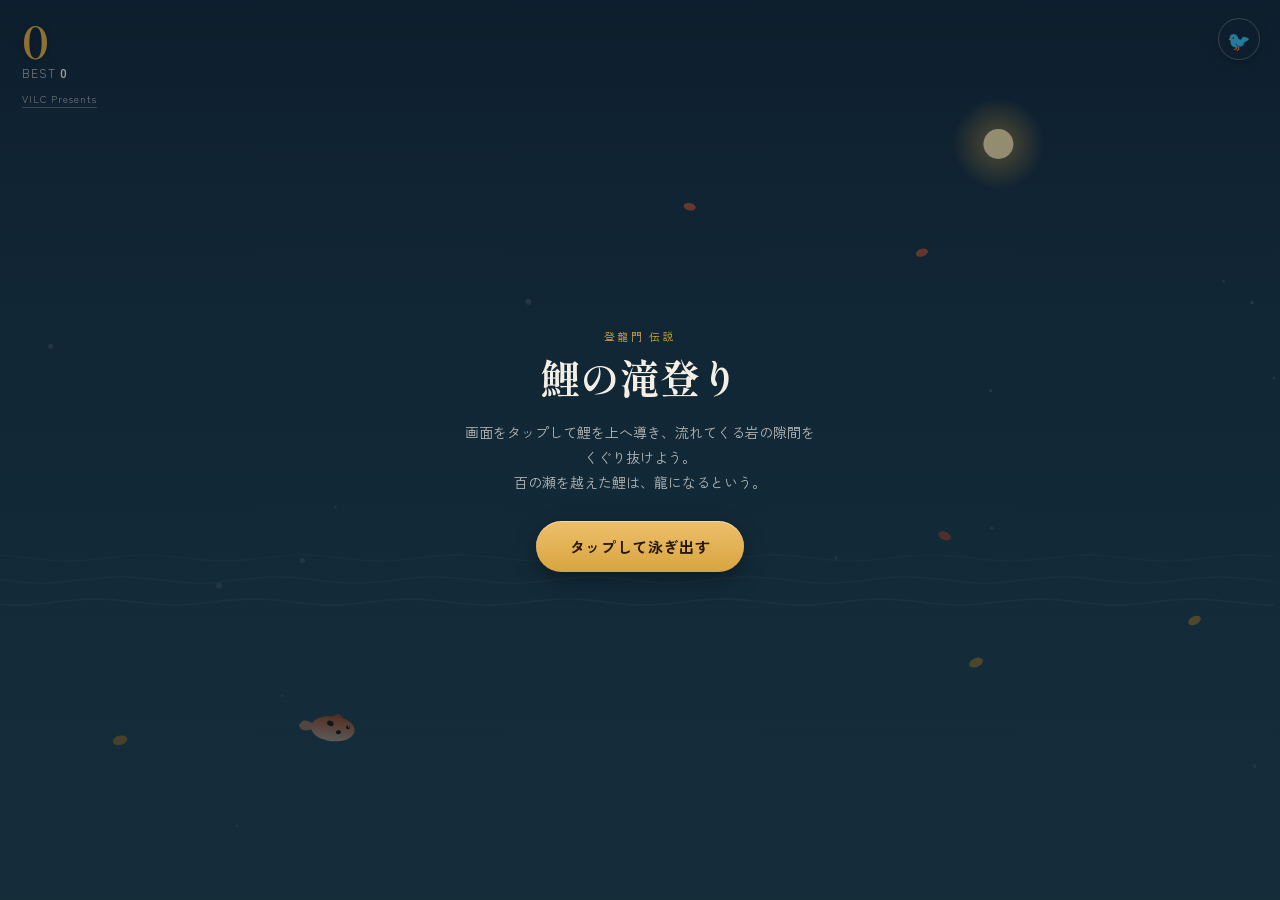
<file: koi-nobori/index.html>
<!doctype html>
<html lang="ja">
<head>
<meta charset="utf-8">
<meta name="viewport" content="width=device-width, initial-scale=1, viewport-fit=cover">
<script async src="https://www.googletagmanager.com/gtag/js?id=G-05H87J02NQ"></script>
<script>
  window.dataLayer = window.dataLayer || [];
  function gtag(){dataLayer.push(arguments);}
  gtag('js', new Date());
  gtag('config', 'G-05H87J02NQ');
</script>
<title>鯉の滝登り | VILC</title>
<meta name="description" content="タップで鯉を導き、流れてくる岩の隙間をくぐり抜けるスマホ向け無限スクロールゲーム。VILC発の実験企画です。">
<meta property="og:type" content="website">
<meta property="og:site_name" content="VILC">
<meta property="og:title" content="鯉の滝登り">
<meta property="og:description" content="タップで鯉を導き、流れてくる岩の隙間をくぐり抜けるスマホ向け無限スクロールゲーム">
<meta property="og:url" content="https://www.vilc.tokyo/koi-nobori/">
<meta property="og:image" content="https://www.vilc.tokyo/koi-nobori/assets/og-image.png">
<meta property="og:image:width" content="1200">
<meta property="og:image:height" content="630">
<meta name="twitter:card" content="summary_large_image">
<meta name="twitter:title" content="鯉の滝登り">
<meta name="twitter:description" content="タップで鯉を導き、流れてくる岩の隙間をくぐり抜けるスマホ向け無限スクロールゲーム">
<meta name="twitter:image" content="https://www.vilc.tokyo/koi-nobori/assets/og-image.png">
<link rel="preconnect" href="https://fonts.googleapis.com">
<link rel="stylesheet" href="https://fonts.googleapis.com/css2?family=Shippori+Mincho:wght@500;700&family=Zen+Kaku+Gothic+New:wght@400;500;700&display=swap">
<style>
  :root{
    --bg-deep:#0f2233;
    --bg-mid:#1d4356;
    --bg-shallow:#356e83;
    --stone:#5c5648;
    --stone-dark:#3a362c;
    --stone-moss:#5f7a4f;
    --koi:#e2652f;
    --koi-light:#f6b184;
    --koi-belly:#fbe3c9;
    --koi-spot:#241d1a;
    --foam:#f4efe4;
    --foam-dim:rgba(244,239,228,0.72);
    --gold:#d9a441;
    --danger:#e0543f;
  }
  *{box-sizing:border-box;}
  html,body{
    height:100%;
    margin:0;
    background:var(--bg-deep);
    overflow:hidden;
    overscroll-behavior:none;
  }
  #app{
    position:relative;
    height:100%;
    width:100%;
    overflow:hidden;
    touch-action:none;
    -webkit-user-select:none;
    user-select:none;
    -webkit-tap-highlight-color:transparent;
    font-family:'Zen Kaku Gothic New',sans-serif;
  }
  canvas#game{
    display:block;
    width:100%;
    height:100%;
  }
  #flash{
    position:absolute;
    inset:0;
    background:var(--danger);
    opacity:0;
    pointer-events:none;
  }
  #flash.hit{
    animation:flashAnim .45s ease-out;
  }
  @keyframes flashAnim{
    from{opacity:.55;}
    to{opacity:0;}
  }
  #hud{
    position:absolute;
    top:0; left:0; right:0;
    padding:calc(env(safe-area-inset-top,0px) + 18px) 22px 0;
    display:flex;
    flex-direction:column;
    align-items:flex-start;
    gap:2px;
    pointer-events:none;
    z-index:4;
  }
  #hud .score{
    font-family:'Shippori Mincho',serif;
    font-weight:700;
    font-size:clamp(32px,10vw,44px);
    color:var(--gold);
    text-shadow:0 2px 10px rgba(0,0,0,0.45);
    font-variant-numeric:tabular-nums;
    line-height:1;
  }
  #hud .best{
    font-size:12px;
    letter-spacing:.08em;
    color:var(--foam-dim);
    font-variant-numeric:tabular-nums;
  }
  #hud .best span{color:var(--foam);font-weight:700;}
  #hud .home-tag{
    pointer-events:auto;
    margin-top:8px;
    font-size:10px;
    letter-spacing:.1em;
    color:var(--foam-dim);
    text-decoration:none;
    border-bottom:1px solid rgba(244,239,228,0.3);
    padding-bottom:1px;
  }
  #hud .home-tag:hover{color:var(--foam);}
  #iconGroup{
    position:absolute;
    top:calc(env(safe-area-inset-top,0px) + 18px);
    right:20px;
    z-index:4;
    pointer-events:none;
  }
  .icon-btn{
    pointer-events:auto;
    width:42px; height:42px;
    border-radius:50%;
    background:rgba(15,34,51,0.55);
    border:1px solid rgba(244,239,228,0.28);
    color:var(--foam);
    display:flex; align-items:center; justify-content:center;
    font-size:19px;
    text-decoration:none;
    box-shadow:0 4px 12px rgba(0,0,0,0.3);
    transition:transform .15s ease;
  }
  .icon-btn:active{transform:scale(.9);}
  #milestone{
    position:absolute;
    top:calc(env(safe-area-inset-top,0px) + 20px);
    left:0; right:0;
    text-align:center;
    pointer-events:none;
    font-family:'Shippori Mincho',serif;
    font-size:15px;
    letter-spacing:.06em;
    color:var(--foam);
    text-shadow:0 2px 8px rgba(0,0,0,0.5);
    opacity:0;
  }
  #milestone.show{
    animation:milestoneAnim 2.4s ease-out;
  }
  @keyframes milestoneAnim{
    0%{opacity:0; transform:translateY(6px);}
    12%{opacity:1; transform:translateY(0);}
    78%{opacity:1;}
    100%{opacity:0;}
  }
  .overlay{
    position:absolute;
    inset:0;
    display:flex;
    align-items:center;
    justify-content:center;
    padding:24px;
    background:linear-gradient(180deg, rgba(10,22,33,0.35), rgba(8,18,28,0.72));
    pointer-events:none;
    z-index:6;
  }
  .panel{
    max-width:360px;
    width:100%;
    text-align:center;
    pointer-events:auto;
  }
  .eyebrow{
    margin:0 0 4px;
    font-size:11px;
    letter-spacing:.22em;
    color:var(--gold);
    text-transform:uppercase;
  }
  .panel h1{
    margin:0 0 14px;
    font-family:'Shippori Mincho',serif;
    font-weight:700;
    font-size:clamp(30px,9vw,40px);
    color:var(--foam);
    text-wrap:balance;
  }
  .panel .desc{
    margin:0 0 26px;
    font-size:14px;
    line-height:1.8;
    color:var(--foam-dim);
  }
  .result{
    display:flex;
    justify-content:center;
    gap:28px;
    margin:0 0 28px;
  }
  .result .num{
    font-family:'Shippori Mincho',serif;
    font-weight:700;
    font-size:34px;
    color:var(--gold);
    font-variant-numeric:tabular-nums;
    line-height:1.1;
  }
  .result .label{
    font-size:11px;
    letter-spacing:.1em;
    color:var(--foam-dim);
  }
  .btn-group{
    display:flex;
    flex-direction:column;
    align-items:center;
    gap:14px;
  }
  .btn{
    appearance:none;
    border:none;
    border-radius:999px;
    padding:15px 34px;
    font-family:'Zen Kaku Gothic New',sans-serif;
    font-size:15px;
    font-weight:700;
    letter-spacing:.04em;
    color:#241608;
    background:linear-gradient(180deg,#ecc06a,var(--gold));
    box-shadow:0 8px 22px rgba(0,0,0,0.35), inset 0 1px 0 rgba(255,255,255,0.4);
    cursor:pointer;
    text-decoration:none;
    display:inline-block;
    transition:transform .15s ease, box-shadow .15s ease;
  }
  .btn:active{
    transform:translateY(2px) scale(.98);
    box-shadow:0 4px 12px rgba(0,0,0,0.35), inset 0 1px 0 rgba(255,255,255,0.3);
  }
  .btn:focus-visible{
    outline:2px solid var(--foam);
    outline-offset:3px;
  }
  .btn-share{
    background:rgba(244,239,228,0.1);
    color:var(--foam);
    border:1px solid rgba(244,239,228,0.35);
    box-shadow:none;
    padding:13px 30px;
    font-size:14px;
  }
  .btn-share:active{
    transform:translateY(2px) scale(.98);
    box-shadow:none;
  }
  .home-link{
    display:inline-block;
    margin-top:18px;
    font-size:12px;
    color:var(--foam-dim);
    text-decoration:none;
    border-bottom:1px solid rgba(244,239,228,0.3);
    padding-bottom:1px;
  }
  .home-link:hover{color:var(--foam);}
  [hidden]{display:none!important;}
</style>
</head>
<body>
<div id="app">
  <canvas id="game"></canvas>
  <div id="flash"></div>

  <div id="hud">
    <div class="score" id="scoreVal">0</div>
    <div class="best">BEST <span id="bestVal">0</span></div>
    <a class="home-tag" href="https://www.vilc.tokyo/" target="_blank" rel="noopener">VILC Presents</a>
  </div>

  <div id="iconGroup">
    <a class="icon-btn" id="shareIconBtn" href="#" target="_blank" rel="noopener" title="Xでシェア">🐦</a>
  </div>

  <div id="milestone">登龍門、突破——鯉は龍になろうとしている</div>

  <div id="startScreen" class="overlay">
    <div class="panel">
      <p class="eyebrow">登龍門 伝説</p>
      <h1>鯉の滝登り</h1>
      <p class="desc">画面をタップして鯉を上へ導き、流れてくる岩の隙間をくぐり抜けよう。<br>百の瀬を越えた鯉は、龍になるという。</p>
      <button id="startBtn" class="btn" type="button">タップして泳ぎ出す</button>
    </div>
  </div>

  <div id="gameOverScreen" class="overlay" hidden>
    <div class="panel">
      <p class="eyebrow">力尽きた</p>
      <h1>また挑もう</h1>
      <div class="result">
        <div>
          <div class="num" id="finalScore">0</div>
          <div class="label">SCORE</div>
        </div>
        <div>
          <div class="num" id="finalBest">0</div>
          <div class="label">BEST</div>
        </div>
      </div>
      <div class="btn-group">
        <button id="retryBtn" class="btn" type="button">もう一度泳ぐ</button>
        <a id="shareLink" class="btn btn-share" href="#" target="_blank" rel="noopener">🐦 スコアをXでシェアする</a>
      </div>
      <a class="home-link" href="https://www.vilc.tokyo/" target="_blank" rel="noopener">VILCトップへ</a>
    </div>
  </div>
</div>

<script>
(function(){
  "use strict";

  var app = document.getElementById('app');
  var canvas = document.getElementById('game');
  var ctx = canvas.getContext('2d', { alpha:false });
  var flashEl = document.getElementById('flash');
  var scoreEl = document.getElementById('scoreVal');
  var bestEl = document.getElementById('bestVal');
  var milestoneEl = document.getElementById('milestone');
  var startScreen = document.getElementById('startScreen');
  var gameOverScreen = document.getElementById('gameOverScreen');
  var finalScoreEl = document.getElementById('finalScore');
  var finalBestEl = document.getElementById('finalBest');
  var startBtn = document.getElementById('startBtn');
  var retryBtn = document.getElementById('retryBtn');
  var shareIconBtn = document.getElementById('shareIconBtn');
  var shareLink = document.getElementById('shareLink');

  var SHARE_URL = 'https://www.vilc.tokyo/koi-nobori/share/';

  var W = 0, H = 0, dpr = 1;
  var state = 'ready'; // ready | playing | gameover
  var score = 0;
  var best = 0;
  try { best = parseInt(localStorage.getItem('koi-nobori-best') || '0', 10) || 0; } catch(e){ best = 0; }
  bestEl.textContent = best;

  var GRAVITY = 1500;
  var FLAP_V = -430;
  var OBSTACLE_W = 68;
  var SPEED_BASE = 175;

  var koi = { x:0, y:0, vy:0, r:17, rot:0 };
  var obstacles = [];
  var spawnTimer = 0;
  var leaves = [];
  var bubbles = [];
  var milestoneShown = false;
  var lastTime = null;
  var elapsed = 0;

  function clamp(v,lo,hi){ return Math.max(lo, Math.min(hi, v)); }
  function rand(a,b){ return a + Math.random()*(b-a); }

  function shareText(){
    if(score > 0){
      return '「鯉の滝登り」でスコア'+score+'点!(ベスト'+best+') 岩をかわして滝を登れ🐟';
    }
    return '鯉を岩の隙間へ導く、スマホ向け無限スクロールゲーム『鯉の滝登り』';
  }

  function updateShareLink(){
    var url = 'https://twitter.com/intent/tweet?text='+encodeURIComponent(shareText())+'&url='+encodeURIComponent(SHARE_URL);
    if(shareIconBtn) shareIconBtn.href = url;
    if(shareLink) shareLink.href = url;
  }

  function resize(){
    var rect = app.getBoundingClientRect();
    W = rect.width;
    H = rect.height;
    dpr = window.devicePixelRatio || 1;
    canvas.width = Math.round(W*dpr);
    canvas.height = Math.round(H*dpr);
    canvas.style.width = W+'px';
    canvas.style.height = H+'px';
    ctx.setTransform(dpr,0,0,dpr,0,0);
    koi.x = W*0.26;
    if(state==='ready'){ koi.y = H*0.8; }
  }

  function initParticles(){
    leaves = [];
    for(var i=0;i<6;i++){
      leaves.push({ x:rand(0,W), y:rand(H*0.1,H*0.85), r:rand(5,9), speed:rand(14,26), sway:rand(0,Math.PI*2) });
    }
    bubbles = [];
    for(var j=0;j<14;j++){
      bubbles.push({ x:rand(0,W), y:rand(0,H), r:rand(1.2,3.2), speed:rand(10,28) });
    }
  }

  function resetGame(){
    score = 0;
    obstacles = [];
    spawnTimer = 0.4;
    koi.y = H/2;
    koi.vy = 0;
    koi.rot = 0;
    milestoneShown = false;
    scoreEl.textContent = '0';
    milestoneEl.classList.remove('show');
  }

  function startGame(){
    resetGame();
    state = 'playing';
    startScreen.hidden = true;
    gameOverScreen.hidden = true;
  }

  function endGame(){
    if(state !== 'playing') return;
    state = 'gameover';
    if(score > best){
      best = score;
      try{ localStorage.setItem('koi-nobori-best', String(best)); }catch(e){}
    }
    bestEl.textContent = best;
    finalScoreEl.textContent = score;
    finalBestEl.textContent = best;
    updateShareLink();
    gameOverScreen.hidden = false;
    flashEl.classList.remove('hit');
    void flashEl.offsetWidth;
    flashEl.classList.add('hit');
    if(window.gtag){ gtag('event','game_over',{event_category:'koi_nobori',event_label:'score',value:score}); }
  }

  function flap(){
    koi.vy = FLAP_V;
  }

  function handleTap(e){
    e.preventDefault();
    if(state==='ready'){ startGame(); }
    else if(state==='playing'){ flap(); }
    else if(state==='gameover'){ startGame(); }
  }

  canvas.addEventListener('pointerdown', handleTap, { passive:false });
  startBtn.addEventListener('click', function(e){ e.stopPropagation(); startGame(); });
  retryBtn.addEventListener('click', function(e){ e.stopPropagation(); startGame(); });

  window.addEventListener('keydown', function(e){
    if(e.code==='Space' || e.code==='ArrowUp'){
      e.preventDefault();
      if(state==='ready'){ startGame(); }
      else if(state==='playing'){ flap(); }
      else if(state==='gameover'){ startGame(); }
    }
  });

  document.addEventListener('visibilitychange', function(){
    if(document.hidden){ lastTime = null; }
  });

  window.addEventListener('resize', resize);
  window.addEventListener('orientationchange', function(){ setTimeout(resize, 50); });

  function spawnObstacle(){
    var margin = 40;
    var gapHalf = clamp(112 - score*1.4, 62, 112);
    gapHalf = Math.min(gapHalf, H/2 - margin - 8);
    if(gapHalf < 40) gapHalf = 40;
    var gapCenter = rand(margin+gapHalf, H-margin-gapHalf);
    if(!isFinite(gapCenter)) gapCenter = H/2;
    obstacles.push({ x:W+OBSTACLE_W, width:OBSTACLE_W, gapCenter:gapCenter, gapHalf:gapHalf, scored:false });
  }

  function showMilestone(){
    milestoneEl.classList.remove('show');
    void milestoneEl.offsetWidth;
    milestoneEl.classList.add('show');
  }

  function update(dt, t){
    for(var i=0;i<leaves.length;i++){
      var lf = leaves[i];
      lf.x -= lf.speed*dt;
      if(lf.x < -12){ lf.x = W+12; lf.y = rand(H*0.1,H*0.85); }
    }
    for(var j=0;j<bubbles.length;j++){
      var bb = bubbles[j];
      bb.y -= bb.speed*dt;
      if(bb.y < -6){ bb.y = H+6; bb.x = rand(0,W); }
    }

    if(state==='ready'){
      koi.y = H*0.8 + Math.sin(t*2.1)*10;
      koi.rot = Math.sin(t*2.1)*0.12;
      return;
    }
    if(state!=='playing') return;

    koi.vy += GRAVITY*dt;
    koi.y += koi.vy*dt;
    koi.rot = clamp(koi.vy/520, -0.6, 1.0);

    if(koi.y - koi.r < 0){ koi.y = koi.r; koi.vy = 0; }
    if(koi.y + koi.r > H){ endGame(); return; }

    var speed = SPEED_BASE + Math.min(score*4.2, 150);

    spawnTimer -= dt;
    if(spawnTimer <= 0){
      spawnObstacle();
      spawnTimer = 1.45;
    }

    for(var k=0;k<obstacles.length;k++){
      var ob = obstacles[k];
      ob.x -= speed*dt;

      var hitX = koi.x + koi.r > ob.x && koi.x - koi.r < ob.x + ob.width;
      if(hitX){
        var throughGap = (koi.y - koi.r > ob.gapCenter - ob.gapHalf) && (koi.y + koi.r < ob.gapCenter + ob.gapHalf);
        if(!throughGap){ endGame(); return; }
      }
      if(!ob.scored && ob.x + ob.width < koi.x){
        ob.scored = true;
        score++;
        scoreEl.textContent = score;
        if(score===20 && !milestoneShown){
          milestoneShown = true;
          showMilestone();
        }
      }
    }
    while(obstacles.length && obstacles[0].x + obstacles[0].width < -4){
      obstacles.shift();
    }
  }

  function drawBackground(t){
    var g = ctx.createLinearGradient(0,0,0,H);
    g.addColorStop(0, '#0f2233');
    g.addColorStop(0.55, '#1d4356');
    g.addColorStop(1, '#356e83');
    ctx.fillStyle = g;
    ctx.fillRect(0,0,W,H);

    var mx = W*0.78, my = H*0.16;
    var glow = ctx.createRadialGradient(mx,my,2,mx,my,46);
    glow.addColorStop(0,'rgba(217,164,65,0.55)');
    glow.addColorStop(1,'rgba(217,164,65,0)');
    ctx.fillStyle = glow;
    ctx.beginPath(); ctx.arc(mx,my,46,0,Math.PI*2); ctx.fill();
    ctx.fillStyle = '#f2dfa8';
    ctx.beginPath(); ctx.arc(mx,my,15,0,Math.PI*2); ctx.fill();

    ctx.fillStyle = 'rgba(244,239,228,0.35)';
    for(var j=0;j<bubbles.length;j++){
      var bb = bubbles[j];
      ctx.globalAlpha = 0.5;
      ctx.beginPath(); ctx.arc(bb.x,bb.y,bb.r,0,Math.PI*2); ctx.fill();
    }
    ctx.globalAlpha = 1;

    for(var k=0;k<3;k++){
      var yy = H*0.62 + k*22;
      ctx.strokeStyle = 'rgba(244,239,228,'+(0.06+k*0.02)+')';
      ctx.lineWidth = 1.4;
      ctx.beginPath();
      for(var x=0;x<=W;x+=14){
        var yOff = Math.sin(x*0.04 + t*1.3 + k)*3;
        if(x===0) ctx.moveTo(x, yy+yOff); else ctx.lineTo(x, yy+yOff);
      }
      ctx.stroke();
    }
  }

  function drawLeaves(){
    for(var i=0;i<leaves.length;i++){
      var lf = leaves[i];
      ctx.save();
      ctx.translate(lf.x, lf.y + Math.sin(elapsed*1.6+lf.sway)*4);
      ctx.rotate(Math.sin(elapsed+lf.sway)*0.5);
      ctx.fillStyle = i%2===0 ? '#d9a441' : '#c9583a';
      ctx.globalAlpha = 0.85;
      ctx.beginPath();
      ctx.ellipse(0,0, lf.r, lf.r*0.62, 0, 0, Math.PI*2);
      ctx.fill();
      ctx.restore();
    }
    ctx.globalAlpha = 1;
  }

  function drawRock(ob){
    var topH = ob.gapCenter - ob.gapHalf;
    var botY = ob.gapCenter + ob.gapHalf;
    var botH = H - botY;

    var g1 = ctx.createLinearGradient(ob.x,0,ob.x+ob.width,0);
    g1.addColorStop(0,'#3a362c');
    g1.addColorStop(0.5,'#5c5648');
    g1.addColorStop(1,'#332f27');

    if(topH > 0){
      ctx.fillStyle = g1;
      ctx.fillRect(ob.x, 0, ob.width, topH);
      ctx.fillStyle = 'rgba(95,122,79,0.55)';
      ctx.beginPath();
      ctx.ellipse(ob.x+ob.width*0.5, topH-6, ob.width*0.48, 9, 0, 0, Math.PI*2);
      ctx.fill();
      ctx.strokeStyle = 'rgba(0,0,0,0.35)';
      ctx.lineWidth = 2;
      ctx.strokeRect(ob.x, 0, ob.width, topH);
    }
    if(botH > 0){
      ctx.fillStyle = g1;
      ctx.fillRect(ob.x, botY, ob.width, botH);
      ctx.fillStyle = 'rgba(95,122,79,0.5)';
      ctx.beginPath();
      ctx.ellipse(ob.x+ob.width*0.5, botY+6, ob.width*0.48, 9, 0, 0, Math.PI*2);
      ctx.fill();
      ctx.strokeStyle = 'rgba(0,0,0,0.35)';
      ctx.lineWidth = 2;
      ctx.strokeRect(ob.x, botY, ob.width, botH);
    }
  }

  function drawKoi(t){
    ctx.save();
    ctx.translate(koi.x, koi.y);
    ctx.rotate(koi.rot);

    var wag = Math.sin(t*11) * 0.5;
    ctx.fillStyle = 'rgba(246,177,132,0.85)';
    ctx.beginPath();
    ctx.moveTo(-16,0);
    ctx.quadraticCurveTo(-30, -10 + wag*10, -34, 0);
    ctx.quadraticCurveTo(-30, 10 + wag*10, -16, 0);
    ctx.fill();

    var bodyG = ctx.createLinearGradient(0,-13,0,13);
    bodyG.addColorStop(0, '#e2652f');
    bodyG.addColorStop(1, '#fbe3c9');
    ctx.fillStyle = bodyG;
    ctx.beginPath();
    ctx.ellipse(0,0, 22, 12.5, 0, 0, Math.PI*2);
    ctx.fill();

    ctx.fillStyle = '#241d1a';
    ctx.beginPath(); ctx.ellipse(-3,-5, 3.4,2.6, 0.3, 0, Math.PI*2); ctx.fill();
    ctx.beginPath(); ctx.ellipse(6,3, 2.6,2, -0.2, 0, Math.PI*2); ctx.fill();

    ctx.fillStyle = 'rgba(226,101,47,0.9)';
    ctx.beginPath();
    ctx.moveTo(-2,-11);
    ctx.quadraticCurveTo(4,-19, 10,-11);
    ctx.quadraticCurveTo(4,-13, -2,-11);
    ctx.fill();

    ctx.fillStyle = '#1a120f';
    ctx.beginPath(); ctx.arc(15,-3, 1.9, 0, Math.PI*2); ctx.fill();
    ctx.fillStyle = '#f4efe4';
    ctx.beginPath(); ctx.arc(15.6,-3.6, 0.7, 0, Math.PI*2); ctx.fill();

    ctx.restore();
  }

  function render(t){
    drawBackground(t);
    drawLeaves();
    for(var i=0;i<obstacles.length;i++){ drawRock(obstacles[i]); }
    drawKoi(t);
  }

  function loop(ts){
    if(lastTime===null) lastTime = ts;
    var dt = (ts - lastTime)/1000;
    dt = Math.min(dt, 0.05);
    lastTime = ts;
    elapsed += dt;
    update(dt, elapsed);
    render(elapsed);
    requestAnimationFrame(loop);
  }

  resize();
  initParticles();
  updateShareLink();
  requestAnimationFrame(loop);
})();
</script>
</body>
</html>
</file>
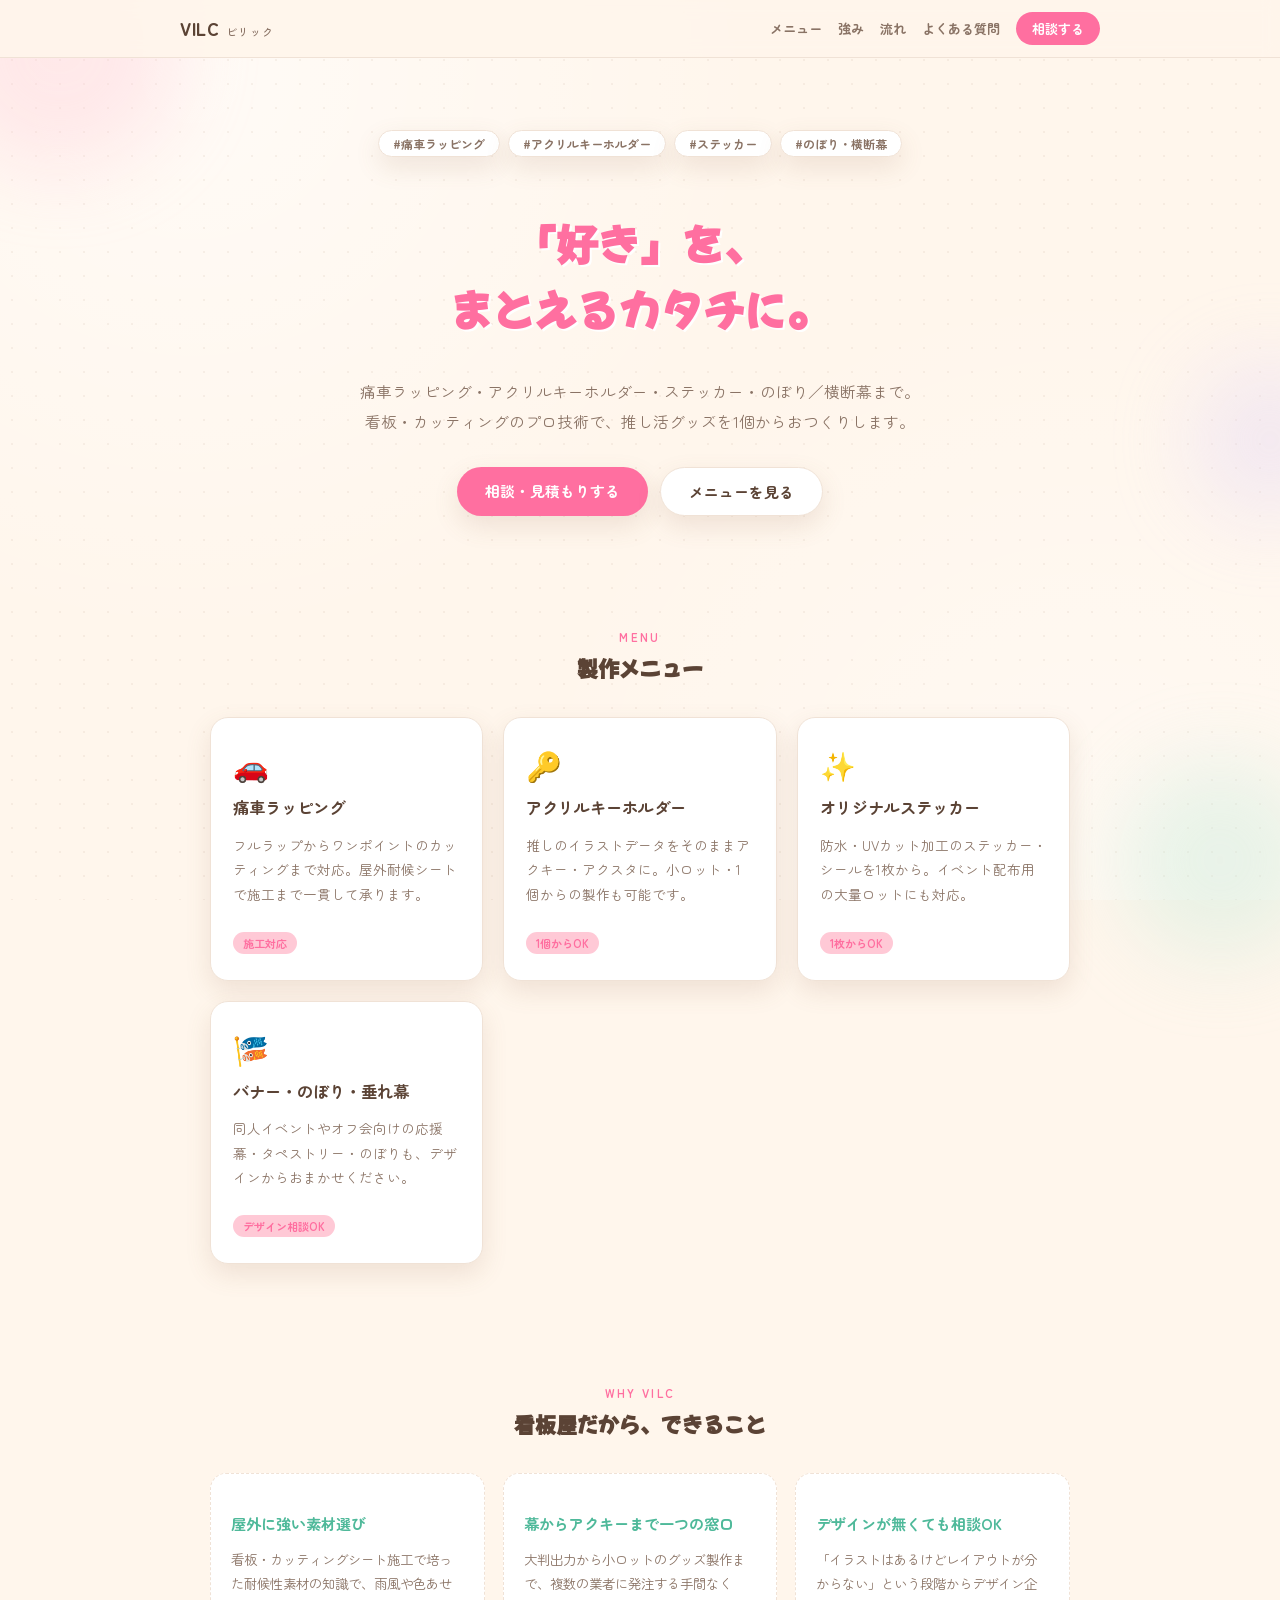
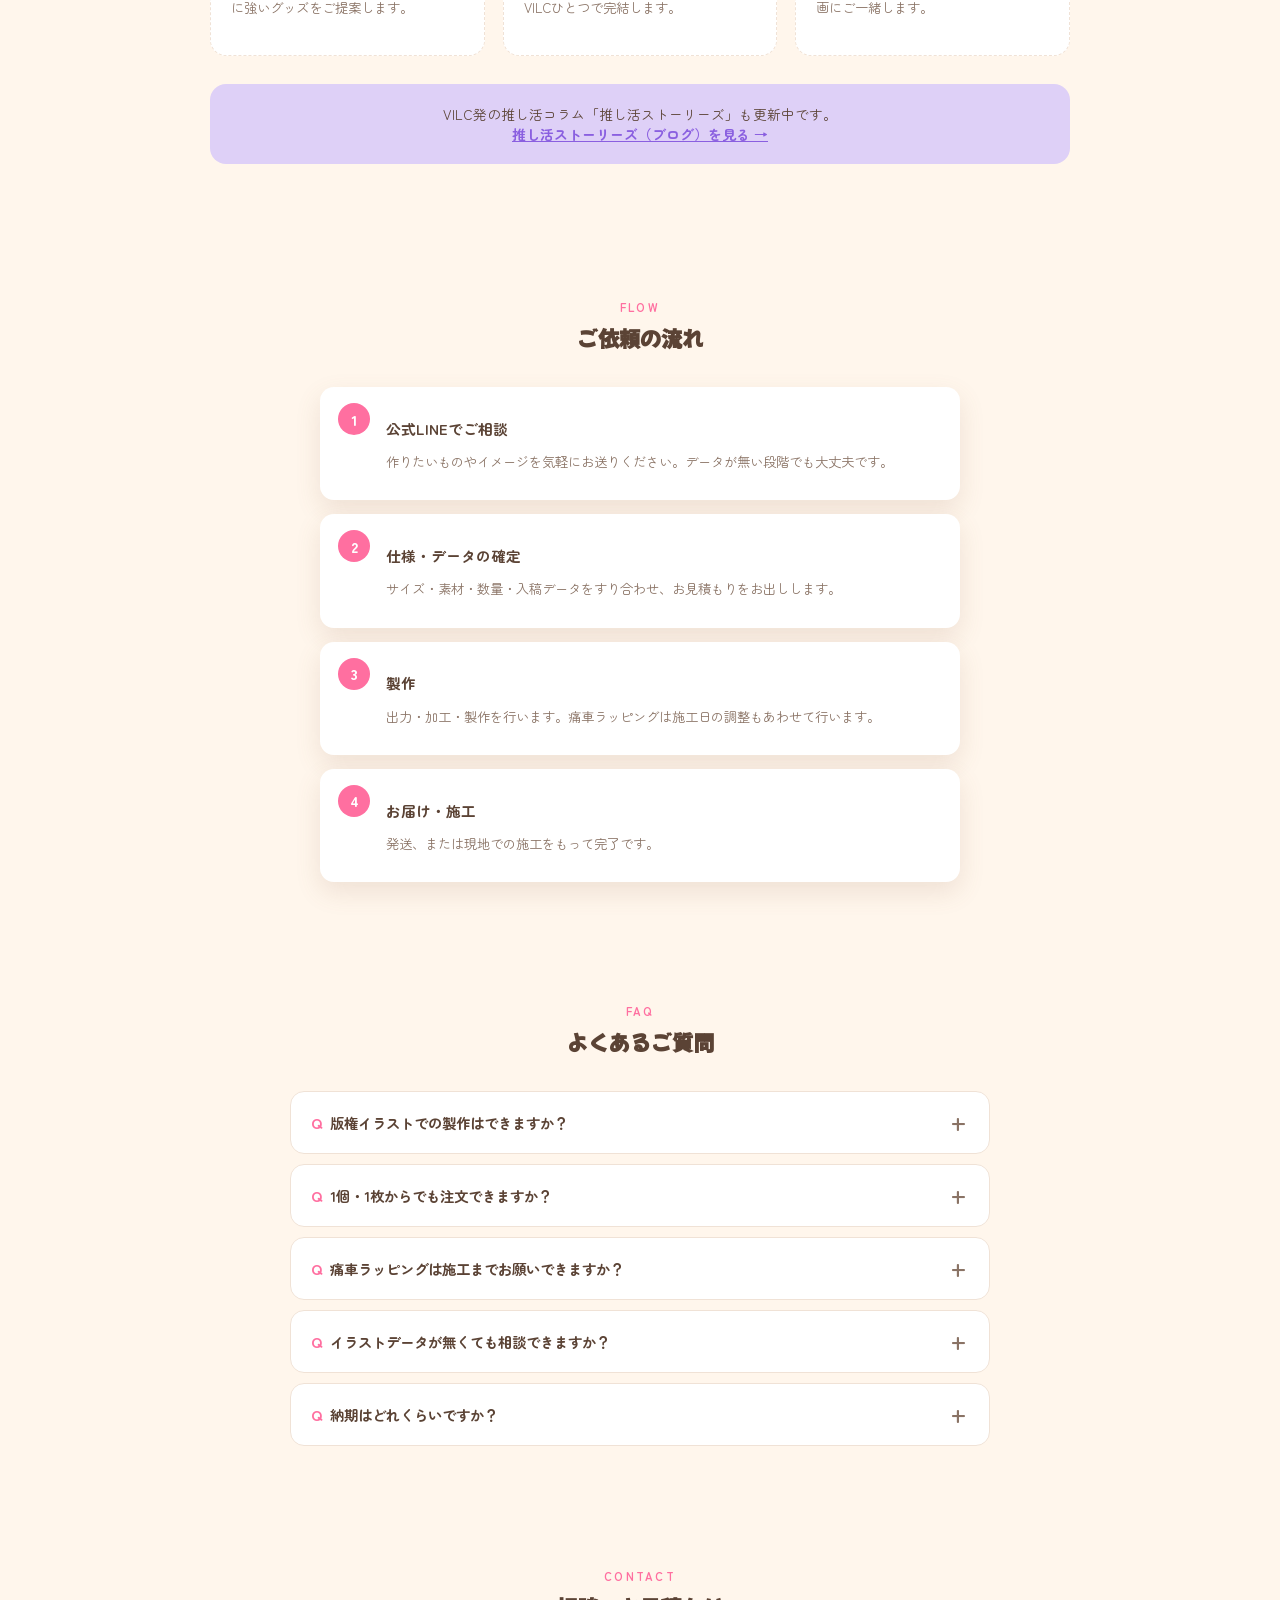
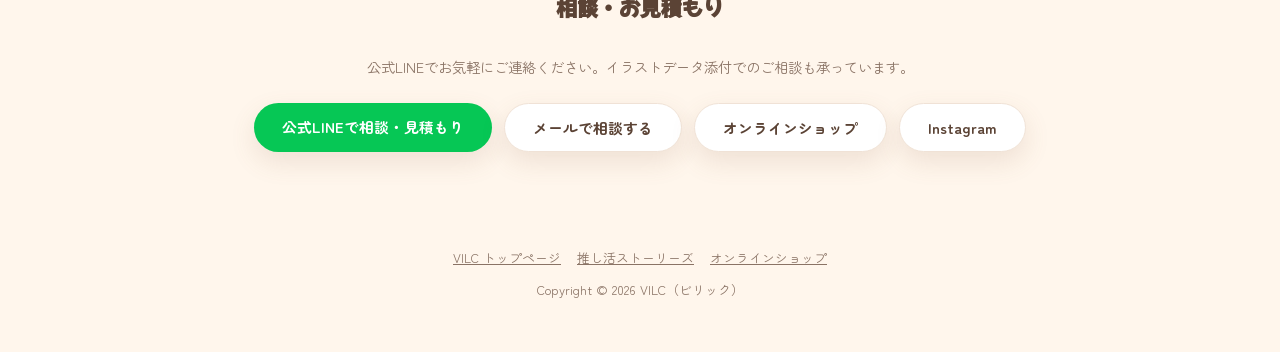
<file: oshikatsu/index.html>
<!DOCTYPE html>
<html lang="ja">
<head>
<meta charset="utf-8">
<meta name="viewport" content="width=device-width, initial-scale=1">
<script async src="https://www.googletagmanager.com/gtag/js?id=G-05H87J02NQ"></script>
<script>
  window.dataLayer = window.dataLayer || [];
  function gtag(){dataLayer.push(arguments);}
  gtag('js', new Date());
  gtag('config', 'G-05H87J02NQ');
</script>
<title>推し活グッズ制作 | 痛車ラッピング・アクリルキーホルダー・ステッカー | VILC（ビリック）</title>
<meta name="description" content="埼玉県戸田市のVILC（ビリック）による推し活グッズ制作。痛車ラッピング、アクリルキーホルダー、ステッカー、のぼり・横断幕まで、看板屋の技術で「好き」をカタチにします。1個から製作OK。">
<meta property="og:title" content="推し活グッズ制作 | VILC（ビリック）">
<meta property="og:description" content="痛車ラッピング・アクリルキーホルダー・ステッカー・のぼり／横断幕。看板屋の技術で「好き」をカタチに。">
<meta property="og:type" content="website">
<meta property="og:url" content="https://www.vilc.tokyo/oshikatsu/">
<link rel="canonical" href="https://www.vilc.tokyo/oshikatsu/">
<link rel="preconnect" href="https://fonts.googleapis.com">
<link rel="preconnect" href="https://fonts.gstatic.com" crossorigin>
<link href="https://fonts.googleapis.com/css2?family=Mochiy+Pop+One&family=Zen+Maru+Gothic:wght@400;500;700;900&display=swap" rel="stylesheet">
<style>
  :root{
    --cream:#FFF6EC; --paper:#FFFFFF; --card-bg:#FFFFFF;
    --ink:#5B4335; --ink-soft:#8A7365; --line:#F0E2D6;
    --blush:#FFC9D6; --blush-deep:#FF6FA0;
    --mint:#BFEAD9; --mint-deep:#4FB99A;
    --lavender:#DED0F7; --lavender-deep:#8A5FE0;
    --gold:#F3C15F; --gold-deep:#DA9E2C;
    --shadow:0 10px 26px rgba(139,99,68,0.14);
    --dot-color:rgba(139,99,68,0.07);
    color-scheme: light;
  }
  @media (prefers-color-scheme: dark){
    :root{
      --cream:#241925; --paper:#2E2030; --card-bg:#332536;
      --ink:#F6E9DF; --ink-soft:#CBB8C4; --line:rgba(255,255,255,0.09);
      --blush:#5A3348; --blush-deep:#FF9FB7;
      --mint:#22423B; --mint-deep:#7FD1B9;
      --lavender:#392E52; --lavender-deep:#B79EEA;
      --gold:#5B471F; --gold-deep:#F3C15F;
      --shadow:0 10px 26px rgba(0,0,0,0.4);
      --dot-color:rgba(255,255,255,0.05);
    }
  }
  *{ box-sizing:border-box; }
  html{ scroll-behavior:smooth; scroll-padding-top:64px; }
  body{
    margin:0;
    background:
      radial-gradient(circle at 15% 8%, rgba(255,255,255,.55), transparent 42%),
      radial-gradient(circle at 85% 94%, rgba(255,255,255,.35), transparent 42%),
      var(--cream);
    background-attachment:fixed;
    color:var(--ink);
    font-family:'Zen Maru Gothic','Hiragino Maru Gothic ProN',sans-serif;
    position:relative;
    overflow-x:hidden;
  }
  body::before{
    content:""; position:fixed; inset:0; z-index:-2; pointer-events:none;
    background-image: radial-gradient(var(--dot-color) 1.5px, transparent 1.5px);
    background-size: 24px 24px;
  }
  img{ max-width:100%; }
  a{ color:inherit; }
  .bg-blob{ position:fixed; border-radius:50%; filter:blur(40px); opacity:.35; z-index:-1; pointer-events:none; }
  .bg-blob.b1{ width:240px; height:240px; background:var(--blush); top:-70px; left:-60px; }
  .bg-blob.b2{ width:200px; height:200px; background:var(--mint); bottom:-60px; right:-40px; }
  .bg-blob.b3{ width:160px; height:160px; background:var(--lavender); top:40%; right:-70px; }

  .hd{
    position:sticky; top:0; z-index:20;
    background:rgba(255,246,236,0.9); backdrop-filter:blur(8px);
    border-bottom:1px solid var(--line);
  }
  @media (prefers-color-scheme: dark){ .hd{ background:rgba(36,25,37,0.9); } }
  .hd__inner{
    max-width:960px; margin:0 auto; padding:12px 20px;
    display:flex; align-items:center; justify-content:space-between; flex-wrap:wrap; gap:8px;
  }
  .hd__logo{ font-weight:900; letter-spacing:.04em; text-decoration:none; color:var(--ink); font-size:1.1rem; }
  .hd__logo span{ font-size:.68rem; font-weight:500; color:var(--ink-soft); margin-left:6px; letter-spacing:.1em; }
  .hd__nav{ display:flex; align-items:center; gap:16px; font-size:.82rem; font-weight:700; flex-wrap:wrap; }
  .hd__nav a{ text-decoration:none; color:var(--ink-soft); }
  .hd__nav a:hover{ color:var(--blush-deep); }
  .hd__cta{ background:var(--blush-deep); color:#fff !important; padding:7px 16px; border-radius:999px; }

  .wrap{ max-width:900px; margin:0 auto; padding:0 20px; }

  .hero{ padding:56px 0 44px; text-align:center; }
  .hero__eyebrow{
    display:inline-flex; gap:8px; flex-wrap:wrap; justify-content:center;
    margin-bottom:18px;
  }
  .hero__eyebrow span{
    background:var(--card-bg); border:1px solid var(--line); border-radius:999px;
    padding:4px 14px; font-size:.75rem; font-weight:700; color:var(--ink-soft);
    box-shadow:var(--shadow);
  }
  .hero__title{
    font-family:'Mochiy Pop One', 'Zen Maru Gothic', sans-serif;
    font-size:clamp(1.7rem, 5vw, 2.6rem);
    line-height:1.6; color:var(--blush-deep);
    text-shadow:2px 2px 0 var(--paper);
  }
  .hero__lead{ margin-top:18px; color:var(--ink-soft); font-size:.98rem; line-height:1.9; }
  .hero__actions{ margin-top:30px; display:flex; gap:12px; justify-content:center; flex-wrap:wrap; }

  .btn{
    display:inline-block; padding:13px 28px; border-radius:999px;
    font-weight:700; font-size:.92rem; text-decoration:none;
    transition:transform .15s ease, box-shadow .15s ease;
    box-shadow:var(--shadow);
  }
  .btn:hover{ transform:translateY(-2px); }
  .btn--primary{ background:var(--blush-deep); color:#fff; }
  .btn--ghost{ background:var(--paper); color:var(--ink); border:1.5px solid var(--line); }
  .btn--line{ background:#06c755; color:#fff; }

  .sec{ padding:52px 0; }
  .sec__title{
    font-family:'Mochiy Pop One','Zen Maru Gothic',sans-serif;
    font-size:1.3rem; color:var(--ink); text-align:center; margin-bottom:34px;
  }
  .sec__title small{ display:block; font-family:'Zen Maru Gothic',sans-serif; font-size:.72rem; font-weight:700; color:var(--blush-deep); letter-spacing:.2em; margin-bottom:8px; }

  .menu-grid{ display:grid; grid-template-columns:repeat(auto-fill,minmax(230px,1fr)); gap:20px; }
  .menu-card{
    background:var(--card-bg); border:1px solid var(--line); border-radius:18px;
    padding:26px 22px; box-shadow:var(--shadow); position:relative; overflow:hidden;
  }
  .menu-card__icon{ font-size:1.8rem; }
  .menu-card h3{ font-size:1.02rem; margin:10px 0 8px; }
  .menu-card p{ font-size:.85rem; color:var(--ink-soft); line-height:1.8; }
  .menu-card__tag{
    display:inline-block; margin-top:12px; font-size:.7rem; font-weight:700;
    background:var(--blush); color:var(--blush-deep); border-radius:999px; padding:3px 10px;
  }

  .why-list{ display:grid; grid-template-columns:repeat(auto-fill,minmax(240px,1fr)); gap:18px; }
  .why-item{
    background:var(--paper); border-radius:16px; padding:22px 20px;
    border:1px dashed var(--line);
  }
  .why-item h3{ font-size:.95rem; margin-bottom:8px; color:var(--mint-deep); }
  .why-item p{ font-size:.84rem; color:var(--ink-soft); line-height:1.8; }
  .blog-note{
    margin-top:28px; text-align:center; background:var(--lavender); border-radius:16px;
    padding:20px; font-size:.86rem; color:var(--ink);
  }
  .blog-note a{ font-weight:700; color:var(--lavender-deep); text-decoration:underline; }

  .flow{ counter-reset:flow; display:flex; flex-direction:column; gap:14px; max-width:640px; margin:0 auto; }
  .flow__item{
    display:flex; gap:16px; align-items:flex-start; background:var(--card-bg);
    border-radius:14px; padding:16px 18px; box-shadow:var(--shadow);
  }
  .flow__item::before{
    counter-increment:flow; content:counter(flow);
    flex:none; width:32px; height:32px; border-radius:50%;
    background:var(--blush-deep); color:#fff; font-weight:900;
    display:flex; align-items:center; justify-content:center; font-size:.9rem;
  }
  .flow__item h3{ font-size:.92rem; margin-bottom:4px; }
  .flow__item p{ font-size:.83rem; color:var(--ink-soft); }

  .faq-list{ display:flex; flex-direction:column; gap:10px; max-width:700px; margin:0 auto; }
  .faq-item{ background:var(--paper); border:1px solid var(--line); border-radius:14px; padding:4px 20px; }
  .faq-item summary{ cursor:pointer; list-style:none; padding:16px 26px 16px 0; font-weight:700; font-size:.9rem; position:relative; }
  .faq-item summary::-webkit-details-marker{ display:none; }
  .faq-item summary::before{ content:"Q"; color:var(--blush-deep); font-weight:900; margin-right:8px; }
  .faq-item summary::after{ content:"+"; position:absolute; right:2px; top:14px; font-size:1.2rem; color:var(--ink-soft); transition:transform .2s ease; }
  .faq-item[open] summary::after{ transform:rotate(45deg); }
  .faq-item p{ padding:0 0 18px 24px; color:var(--ink-soft); font-size:.86rem; line-height:1.8; }

  .contact{ text-align:center; }
  .contact__lead{ color:var(--ink-soft); font-size:.9rem; margin-bottom:26px; }
  .contact__actions{ display:flex; gap:12px; justify-content:center; flex-wrap:wrap; }

  .ft{ padding:32px 20px 40px; text-align:center; font-size:.8rem; color:var(--ink-soft); }
  .ft a{ text-decoration:underline; margin:0 6px; }
</style>
</head>
<body>
  <div class="bg-blob b1"></div>
  <div class="bg-blob b2"></div>
  <div class="bg-blob b3"></div>

  <header class="hd">
    <div class="hd__inner">
      <a class="hd__logo" href="/">VILC<span>ビリック</span></a>
      <nav class="hd__nav">
        <a href="#menu">メニュー</a>
        <a href="#why">強み</a>
        <a href="#flow">流れ</a>
        <a href="#faq">よくある質問</a>
        <a href="#contact" class="hd__cta">相談する</a>
      </nav>
    </div>
  </header>

  <section class="hero wrap">
    <p class="hero__eyebrow">
      <span>#痛車ラッピング</span><span>#アクリルキーホルダー</span><span>#ステッカー</span><span>#のぼり・横断幕</span>
    </p>
    <h1 class="hero__title">「好き」を、<br>まとえるカタチに。</h1>
    <p class="hero__lead">
      痛車ラッピング・アクリルキーホルダー・ステッカー・のぼり／横断幕まで。<br>
      看板・カッティングのプロ技術で、推し活グッズを1個からおつくりします。
    </p>
    <div class="hero__actions">
      <a class="btn btn--primary" href="#contact">相談・見積もりする</a>
      <a class="btn btn--ghost" href="#menu">メニューを見る</a>
    </div>
  </section>

  <section class="sec" id="menu">
    <div class="wrap">
      <h2 class="sec__title"><small>MENU</small>製作メニュー</h2>
      <div class="menu-grid">
        <div class="menu-card">
          <div class="menu-card__icon">🚗</div>
          <h3>痛車ラッピング</h3>
          <p>フルラップからワンポイントのカッティングまで対応。屋外耐候シートで施工まで一貫して承ります。</p>
          <span class="menu-card__tag">施工対応</span>
        </div>
        <div class="menu-card">
          <div class="menu-card__icon">🔑</div>
          <h3>アクリルキーホルダー</h3>
          <p>推しのイラストデータをそのままアクキー・アクスタに。小ロット・1個からの製作も可能です。</p>
          <span class="menu-card__tag">1個からOK</span>
        </div>
        <div class="menu-card">
          <div class="menu-card__icon">✨</div>
          <h3>オリジナルステッカー</h3>
          <p>防水・UVカット加工のステッカー・シールを1枚から。イベント配布用の大量ロットにも対応。</p>
          <span class="menu-card__tag">1枚からOK</span>
        </div>
        <div class="menu-card">
          <div class="menu-card__icon">🎏</div>
          <h3>バナー・のぼり・垂れ幕</h3>
          <p>同人イベントやオフ会向けの応援幕・タペストリー・のぼりも、デザインからおまかせください。</p>
          <span class="menu-card__tag">デザイン相談OK</span>
        </div>
      </div>
    </div>
  </section>

  <section class="sec" id="why">
    <div class="wrap">
      <h2 class="sec__title"><small>WHY VILC</small>看板屋だから、できること</h2>
      <div class="why-list">
        <div class="why-item">
          <h3>屋外に強い素材選び</h3>
          <p>看板・カッティングシート施工で培った耐候性素材の知識で、雨風や色あせに強いグッズをご提案します。</p>
        </div>
        <div class="why-item">
          <h3>幕からアクキーまで一つの窓口</h3>
          <p>大判出力から小ロットのグッズ製作まで、複数の業者に発注する手間なくVILCひとつで完結します。</p>
        </div>
        <div class="why-item">
          <h3>デザインが無くても相談OK</h3>
          <p>「イラストはあるけどレイアウトが分からない」という段階からデザイン企画にご一緒します。</p>
        </div>
      </div>
      <p class="blog-note">
        VILC発の推し活コラム「推し活ストーリーズ」も更新中です。<br>
        <a href="https://blog.vilc.tokyo/" target="_blank" rel="noopener">推し活ストーリーズ（ブログ）を見る →</a>
      </p>
    </div>
  </section>

  <section class="sec" id="flow">
    <div class="wrap">
      <h2 class="sec__title"><small>FLOW</small>ご依頼の流れ</h2>
      <div class="flow">
        <div class="flow__item">
          <div>
            <h3>公式LINEでご相談</h3>
            <p>作りたいものやイメージを気軽にお送りください。データが無い段階でも大丈夫です。</p>
          </div>
        </div>
        <div class="flow__item">
          <div>
            <h3>仕様・データの確定</h3>
            <p>サイズ・素材・数量・入稿データをすり合わせ、お見積もりをお出しします。</p>
          </div>
        </div>
        <div class="flow__item">
          <div>
            <h3>製作</h3>
            <p>出力・加工・製作を行います。痛車ラッピングは施工日の調整もあわせて行います。</p>
          </div>
        </div>
        <div class="flow__item">
          <div>
            <h3>お届け・施工</h3>
            <p>発送、または現地での施工をもって完了です。</p>
          </div>
        </div>
      </div>
    </div>
  </section>

  <section class="sec" id="faq">
    <div class="wrap">
      <h2 class="sec__title"><small>FAQ</small>よくあるご質問</h2>
      <div class="faq-list">
        <details class="faq-item">
          <summary>版権イラストでの製作はできますか？</summary>
          <p>ご自身に使用権があるデータ・個人利用の範囲でご相談ください。内容によって対応可否が異なりますので、まずは公式LINEでご確認ください。</p>
        </details>
        <details class="faq-item">
          <summary>1個・1枚からでも注文できますか？</summary>
          <p>はい。アクリルキーホルダーやステッカーは1個・1枚からご注文いただけます。</p>
        </details>
        <details class="faq-item">
          <summary>痛車ラッピングは施工までお願いできますか？</summary>
          <p>可能です。デザイン・出力・施工まで一貫して承ります。現地調査が必要な場合は別途ご相談ください。</p>
        </details>
        <details class="faq-item">
          <summary>イラストデータが無くても相談できますか？</summary>
          <p>もちろんです。ラフや参考画像だけの段階からデザイン企画にご一緒します。</p>
        </details>
        <details class="faq-item">
          <summary>納期はどれくらいですか？</summary>
          <p>内容により異なりますが、ステッカーなど小ロットは最短翌日対応も可能です。お急ぎの場合はご相談時にお伝えください。</p>
        </details>
      </div>
    </div>
  </section>

  <section class="sec contact wrap" id="contact">
    <h2 class="sec__title"><small>CONTACT</small>相談・お見積もり</h2>
    <p class="contact__lead">公式LINEでお気軽にご連絡ください。イラストデータ添付でのご相談も承っています。</p>
    <div class="contact__actions">
      <a class="btn btn--line" href="https://lin.ee/9rAe2SH" target="_blank" rel="noopener" onclick="gtag('event','line_contact_click',{event_category:'contact',event_label:'oshikatsu_page'});">公式LINEで相談・見積もり</a>
      <a class="btn btn--ghost" href="mailto:info@vilc.tokyo">メールで相談する</a>
      <a class="btn btn--ghost" href="https://vilc.official.ec/" target="_blank" rel="noopener">オンラインショップ</a>
      <a class="btn btn--ghost" href="https://www.instagram.com/vilc.tokyo/" target="_blank" rel="noopener">Instagram</a>
    </div>
  </section>

  <footer class="ft">
    <p>
      <a href="/">VILC トップページ</a>
      <a href="https://blog.vilc.tokyo/" target="_blank" rel="noopener">推し活ストーリーズ</a>
      <a href="https://vilc.official.ec/" target="_blank" rel="noopener">オンラインショップ</a>
    </p>
    <p style="margin-top:8px;">Copyright &copy; 2026 VILC（ビリック）</p>
  </footer>
</body>
</html>
</file>
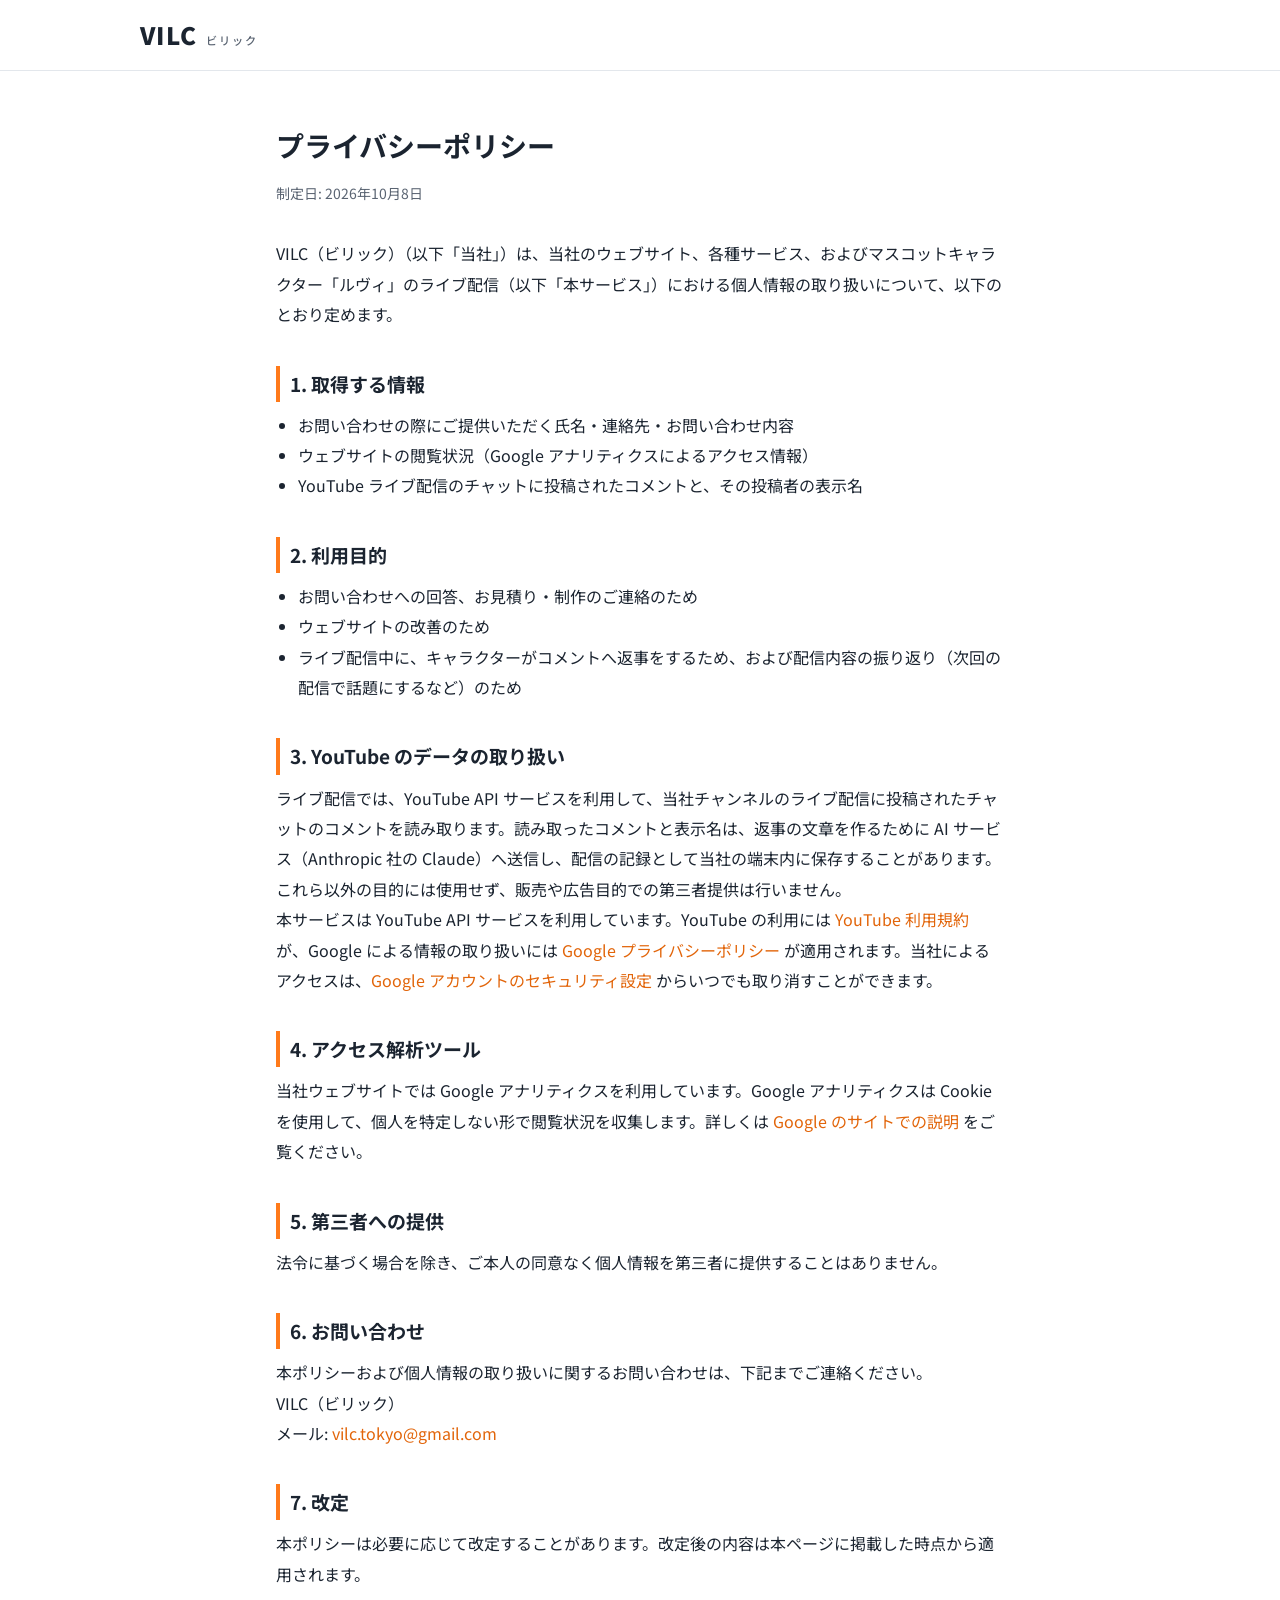
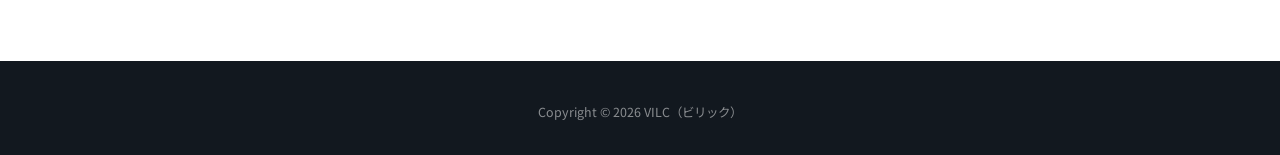
<file: privacy/index.html>
<!DOCTYPE html>
<html lang="ja">
<head>
  <meta charset="utf-8">
  <meta name="viewport" content="width=device-width, initial-scale=1">
  <script async src="https://www.googletagmanager.com/gtag/js?id=G-05H87J02NQ"></script>
  <script>
    window.dataLayer = window.dataLayer || [];
    function gtag(){dataLayer.push(arguments);}
    gtag('js', new Date());
    gtag('config', 'G-05H87J02NQ');
  </script>
  <title>プライバシーポリシー | VILC（ビリック）</title>
  <meta name="description" content="VILC（ビリック）のプライバシーポリシーです。">
  <link rel="canonical" href="https://www.vilc.tokyo/privacy/">
  <link rel="preconnect" href="https://fonts.googleapis.com">
  <link rel="preconnect" href="https://fonts.gstatic.com" crossorigin>
  <link href="https://fonts.googleapis.com/css2?family=Noto+Sans+JP:wght@400;500;700;900&display=swap" rel="stylesheet">
  <link rel="stylesheet" href="/assets/style.css">
  <style>
    .policy { max-width: 760px; margin: 0 auto; padding: 48px 16px 72px; line-height: 1.9; }
    .policy h1 { font-size: 28px; margin: 0 0 8px; }
    .policy .policy__date { color: var(--ink-sub); font-size: 14px; margin: 0 0 32px; }
    .policy h2 { font-size: 19px; margin: 36px 0 8px; padding-left: 10px; border-left: 4px solid var(--accent); }
    .policy ul { padding-left: 1.4em; }
    .policy a { color: var(--accent-dark); }
  </style>
</head>
<body>
  <header class="header">
    <div class="header__inner">
      <a class="header__logo" href="/">VILC<span class="header__logo-sub">ビリック</span></a>
    </div>
  </header>

  <main class="policy">
    <h1>プライバシーポリシー</h1>
    <p class="policy__date">制定日: 2026年10月8日</p>

    <p>VILC（ビリック）（以下「当社」）は、当社のウェブサイト、各種サービス、およびマスコットキャラクター「ルヴィ」のライブ配信（以下「本サービス」）における個人情報の取り扱いについて、以下のとおり定めます。</p>

    <h2>1. 取得する情報</h2>
    <ul>
      <li>お問い合わせの際にご提供いただく氏名・連絡先・お問い合わせ内容</li>
      <li>ウェブサイトの閲覧状況（Google アナリティクスによるアクセス情報）</li>
      <li>YouTube ライブ配信のチャットに投稿されたコメントと、その投稿者の表示名</li>
    </ul>

    <h2>2. 利用目的</h2>
    <ul>
      <li>お問い合わせへの回答、お見積り・制作のご連絡のため</li>
      <li>ウェブサイトの改善のため</li>
      <li>ライブ配信中に、キャラクターがコメントへ返事をするため、および配信内容の振り返り（次回の配信で話題にするなど）のため</li>
    </ul>

    <h2>3. YouTube のデータの取り扱い</h2>
    <p>ライブ配信では、YouTube API サービスを利用して、当社チャンネルのライブ配信に投稿されたチャットのコメントを読み取ります。読み取ったコメントと表示名は、返事の文章を作るために AI サービス（Anthropic 社の Claude）へ送信し、配信の記録として当社の端末内に保存することがあります。これら以外の目的には使用せず、販売や広告目的での第三者提供は行いません。</p>
    <p>本サービスは YouTube API サービスを利用しています。YouTube の利用には <a href="https://www.youtube.com/t/terms" target="_blank" rel="noopener">YouTube 利用規約</a> が、Google による情報の取り扱いには <a href="https://policies.google.com/privacy" target="_blank" rel="noopener">Google プライバシーポリシー</a> が適用されます。当社によるアクセスは、<a href="https://security.google.com/settings/security/permissions" target="_blank" rel="noopener">Google アカウントのセキュリティ設定</a> からいつでも取り消すことができます。</p>

    <h2>4. アクセス解析ツール</h2>
    <p>当社ウェブサイトでは Google アナリティクスを利用しています。Google アナリティクスは Cookie を使用して、個人を特定しない形で閲覧状況を収集します。詳しくは <a href="https://policies.google.com/technologies/partner-sites" target="_blank" rel="noopener">Google のサイトでの説明</a> をご覧ください。</p>

    <h2>5. 第三者への提供</h2>
    <p>法令に基づく場合を除き、ご本人の同意なく個人情報を第三者に提供することはありません。</p>

    <h2>6. お問い合わせ</h2>
    <p>本ポリシーおよび個人情報の取り扱いに関するお問い合わせは、下記までご連絡ください。</p>
    <p>VILC（ビリック）<br>メール: <a href="mailto:vilc.tokyo@gmail.com">vilc.tokyo@gmail.com</a></p>

    <h2>7. 改定</h2>
    <p>本ポリシーは必要に応じて改定することがあります。改定後の内容は本ページに掲載した時点から適用されます。</p>
  </main>

  <footer class="footer">
    <div class="footer__inner">
      <p class="footer__copy">Copyright &copy; 2026 VILC（ビリック）</p>
    </div>
  </footer>
</body>
</html>
</file>
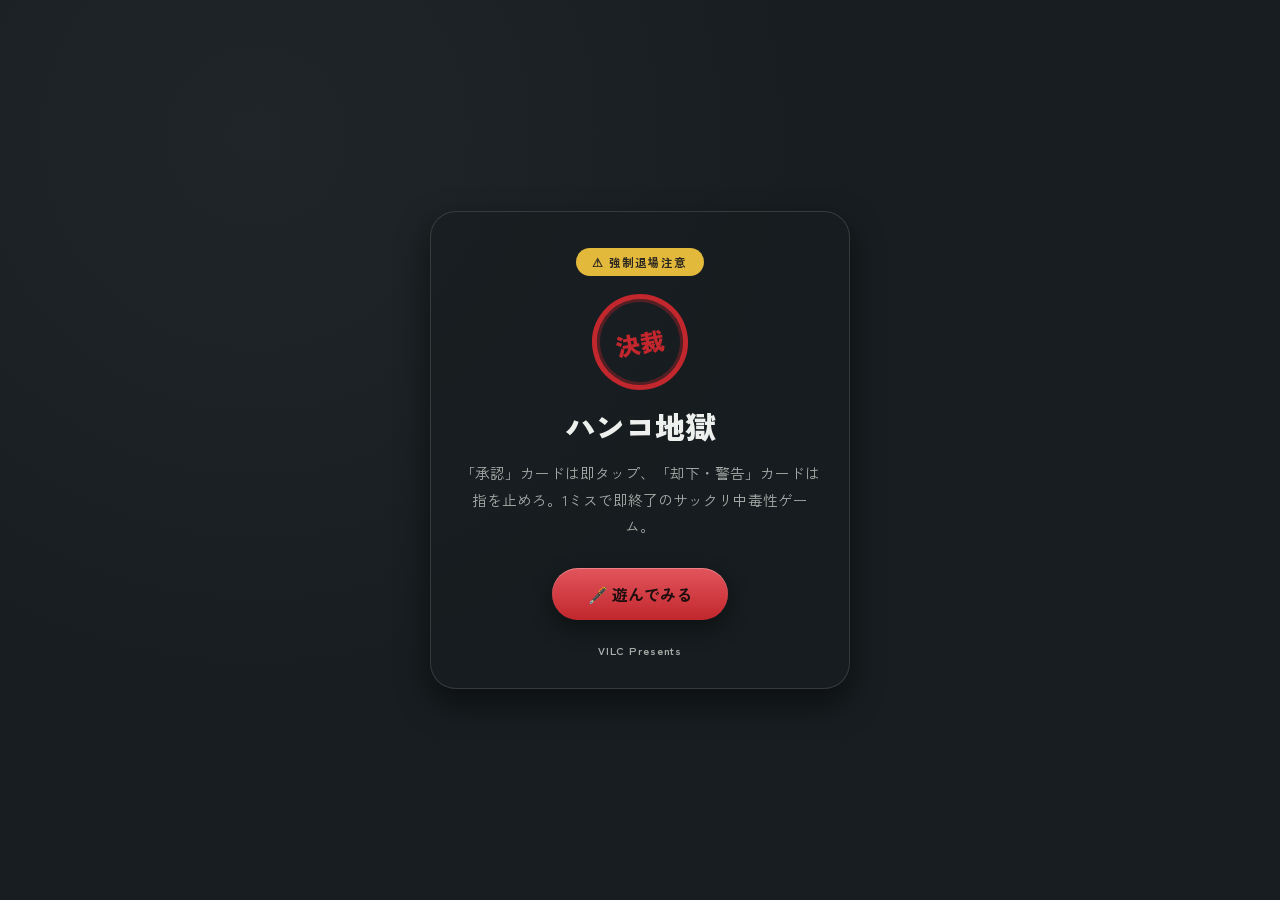
<file: hanko-hell/share/index.html>
<!doctype html>
<html lang="ja">
<head>
<meta charset="utf-8">
<meta name="viewport" content="width=device-width, initial-scale=1, viewport-fit=cover">
<title>ハンコ地獄 | VILC</title>
<meta name="description" content="「承認」は即タップ、「却下・警告」は指を止めろ。1ミスで即終了のサックリ中毒性ゲーム。VILC発のくだらない実験企画です。">
<meta property="og:type" content="website">
<meta property="og:site_name" content="VILC">
<meta property="og:title" content="ハンコ地獄">
<meta property="og:description" content="「承認」は即タップ、「却下・警告」は指を止めろ。1ミスで即終了のサックリ中毒性ゲーム">
<meta property="og:url" content="https://www.vilc.tokyo/hanko-hell/share/">
<meta property="og:image" content="https://www.vilc.tokyo/hanko-hell/assets/og-image.png">
<meta property="og:image:width" content="1200">
<meta property="og:image:height" content="630">
<meta name="twitter:card" content="summary_large_image">
<meta name="twitter:title" content="ハンコ地獄">
<meta name="twitter:description" content="「承認」は即タップ、「却下・警告」は指を止めろ。1ミスで即終了のサックリ中毒性ゲーム">
<meta name="twitter:image" content="https://www.vilc.tokyo/hanko-hell/assets/og-image.png">
<link rel="preconnect" href="https://fonts.googleapis.com">
<link rel="stylesheet" href="https://fonts.googleapis.com/css2?family=DotGothic16&family=Zen+Kaku+Gothic+New:wght@500;700;900&display=swap">
<style>
  :root{
    --bg:#171d20; --paper:#e8e3d3; --ink:#2b2620;
    --stamp-red:#c1272d; --warn:#e2b93b; --mint:#8fd9c4;
    --foam:#eef0ee; --foam-dim:#a7ada9;
    --shadow:0 14px 32px rgba(0,0,0,0.5);
  }
  *{box-sizing:border-box;}
  html,body{margin:0;}
  body{
    min-height:100vh;
    display:flex; align-items:center; justify-content:center;
    padding:32px 16px;
    background:
      radial-gradient(circle at 20% 15%, rgba(238,240,238,0.04), transparent 45%),
      var(--bg);
    color:var(--foam);
    font-family:'Zen Kaku Gothic New',sans-serif;
  }
  .card{
    background:rgba(23,29,32,0.7);
    border:1px solid rgba(238,240,238,0.14);
    border-radius:26px;
    box-shadow:var(--shadow);
    max-width:420px; width:100%;
    padding:36px 28px 30px;
    text-align:center;
  }
  .tag{
    display:inline-block; font-size:.72rem; font-weight:700; letter-spacing:.1em;
    color:var(--ink); background:var(--warn);
    padding:6px 16px; border-radius:999px; margin-bottom:18px;
  }
  .stamp{
    width:96px; height:96px; margin:0 auto 14px;
    border-radius:50%;
    border:5px solid var(--stamp-red);
    display:flex; align-items:center; justify-content:center;
    transform:rotate(-10deg);
    box-shadow:inset 0 0 0 3px rgba(193,39,45,0.35);
  }
  .stamp span{
    font-family:'Zen Kaku Gothic New',sans-serif;
    font-weight:900; font-size:1.5rem; color:var(--stamp-red);
  }
  h1{
    font-weight:900; font-size:1.9rem; color:var(--foam); margin:6px 0 12px;
  }
  p{font-size:.92rem; color:var(--foam-dim); line-height:1.8; margin:0 0 28px;}
  .cta{
    display:inline-block; font-size:1rem; font-weight:700; color:#1c0d0e; text-decoration:none;
    background:linear-gradient(180deg,#e2555c,var(--stamp-red));
    padding:14px 36px; border-radius:999px;
    box-shadow:0 8px 22px rgba(0,0,0,0.4), inset 0 1px 0 rgba(255,255,255,0.25);
  }
  .cta:active{transform:translateY(2px);}
  .brand{margin-top:22px; font-size:.68rem; font-weight:700; letter-spacing:.08em; color:var(--foam-dim);}
</style>
</head>
<body>
  <div class="card">
    <span class="tag">⚠ 強制退場注意</span>
    <div class="stamp"><span>決裁</span></div>
    <h1>ハンコ地獄</h1>
    <p>「承認」カードは即タップ、「却下・警告」カードは指を止めろ。1ミスで即終了のサックリ中毒性ゲーム。</p>
    <a class="cta" href="https://www.vilc.tokyo/hanko-hell/">🖋️ 遊んでみる</a>
    <div class="brand">VILC Presents</div>
  </div>
</body>
</html>
</file>
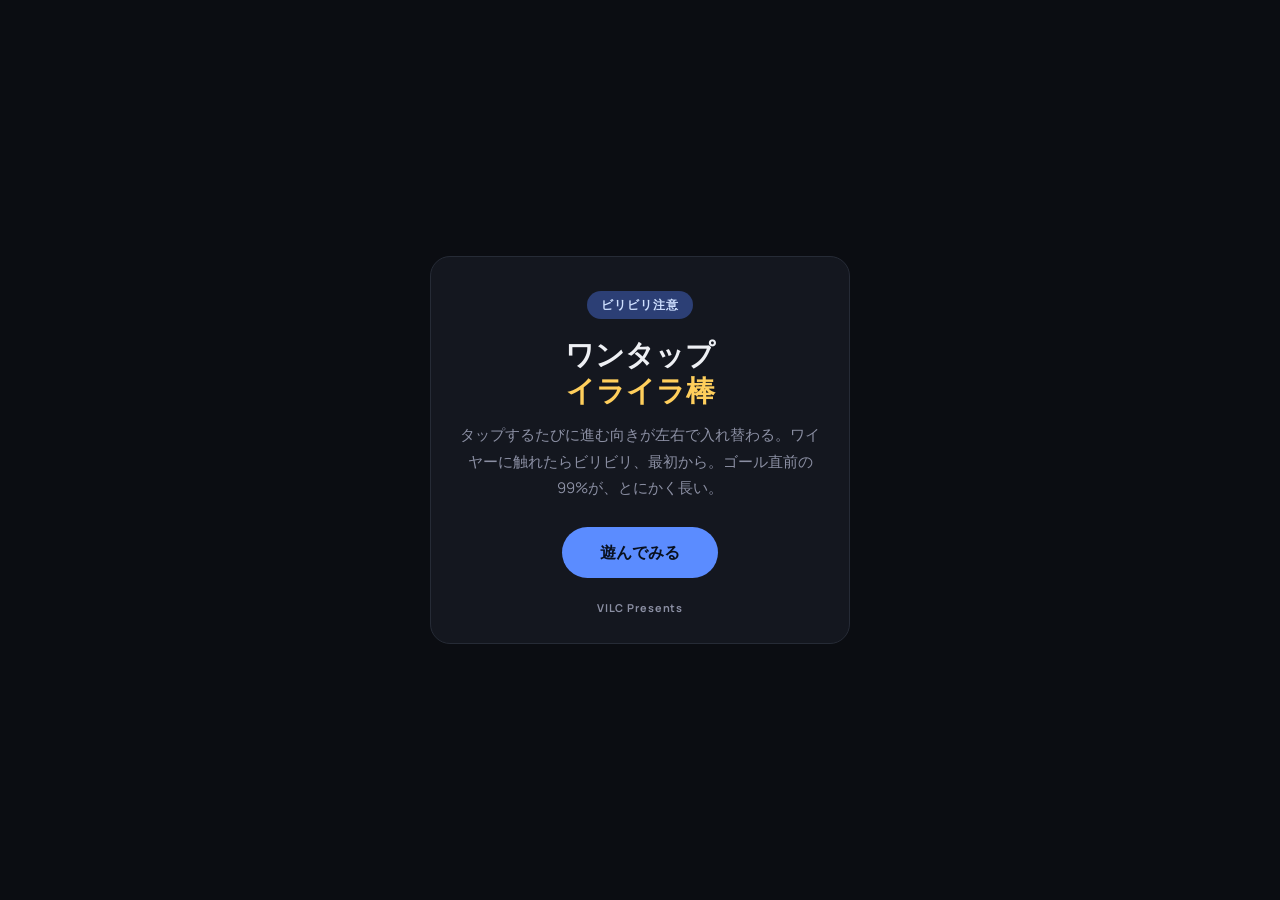
<file: iraira-bou/share/index.html>
<!doctype html>
<html lang="ja">
<head>
<meta charset="utf-8">
<meta name="viewport" content="width=device-width, initial-scale=1, viewport-fit=cover">
<title>ワンタップイライラ棒 | VILC</title>
<meta name="description" content="タップで進む向きを切り替えて、ワイヤーに触れずにゴールを目指すワンタップのイライラ棒。1ミスでビリビリ、最初から。VILC発のくだらない実験企画です。">
<meta property="og:type" content="website">
<meta property="og:site_name" content="VILC">
<meta property="og:title" content="ワンタップイライラ棒">
<meta property="og:description" content="タップで向きを切り替えて、ワイヤーに触れずにゴールへ。ゴール直前の99%が長い、ワンタップのイライラ棒">
<meta property="og:url" content="https://www.vilc.tokyo/iraira-bou/share/">
<meta property="og:image" content="https://www.vilc.tokyo/iraira-bou/assets/og-image.png">
<meta property="og:image:width" content="1200">
<meta property="og:image:height" content="630">
<meta name="twitter:card" content="summary_large_image">
<meta name="twitter:title" content="ワンタップイライラ棒">
<meta name="twitter:description" content="タップで向きを切り替えて、ワイヤーに触れずにゴールへ。ゴール直前の99%が長い、ワンタップのイライラ棒">
<meta name="twitter:image" content="https://www.vilc.tokyo/iraira-bou/assets/og-image.png">
<link rel="preconnect" href="https://fonts.googleapis.com">
<link rel="stylesheet" href="https://fonts.googleapis.com/css2?family=Sora:wght@700&family=Manrope:wght@400;700&display=swap">
<style>
  :root{color-scheme:dark;--bg:#0b0d12;--surface:#14171f;--line:#262b36;--text:#eef0f4;--muted:#8b8fa3;--accent:#5b8cff;--warn:#ffcf5c;}
  *{box-sizing:border-box;}
  html,body{margin:0;}
  body{
    min-height:100vh;display:flex;align-items:center;justify-content:center;padding:32px 16px;
    background:var(--bg);color:var(--text);font-family:'Manrope','Hiragino Sans',sans-serif;
  }
  .card{
    background:var(--surface);border:1px solid var(--line);border-radius:20px;
    max-width:420px;width:100%;padding:34px 26px 28px;text-align:center;
  }
  .tag{display:inline-block;font-size:.72rem;font-weight:700;letter-spacing:.08em;color:#cfe0ff;background:#2c3f75;padding:6px 14px;border-radius:999px;margin-bottom:18px;}
  h1{font-family:'Sora','Hiragino Sans',sans-serif;font-weight:700;font-size:1.8rem;line-height:1.25;margin:0 0 6px;}
  h1 span{color:var(--warn);}
  p{font-size:.92rem;color:var(--muted);line-height:1.8;margin:12px 0 26px;}
  .cta{display:inline-block;font-size:1rem;font-weight:700;color:#08101f;text-decoration:none;background:var(--accent);padding:14px 38px;border-radius:999px;}
  .cta:hover{background:#7aa1ff;}
  .brand{margin-top:22px;font-size:.68rem;font-weight:700;letter-spacing:.08em;color:var(--muted);}
</style>
</head>
<body>
  <div class="card">
    <span class="tag">ビリビリ注意</span>
    <h1>ワンタップ<br><span>イライラ棒</span></h1>
    <p>タップするたびに進む向きが左右で入れ替わる。ワイヤーに触れたらビリビリ、最初から。ゴール直前の99%が、とにかく長い。</p>
    <a class="cta" href="https://www.vilc.tokyo/iraira-bou/">遊んでみる</a>
    <div class="brand">VILC Presents</div>
  </div>
</body>
</html>
</file>
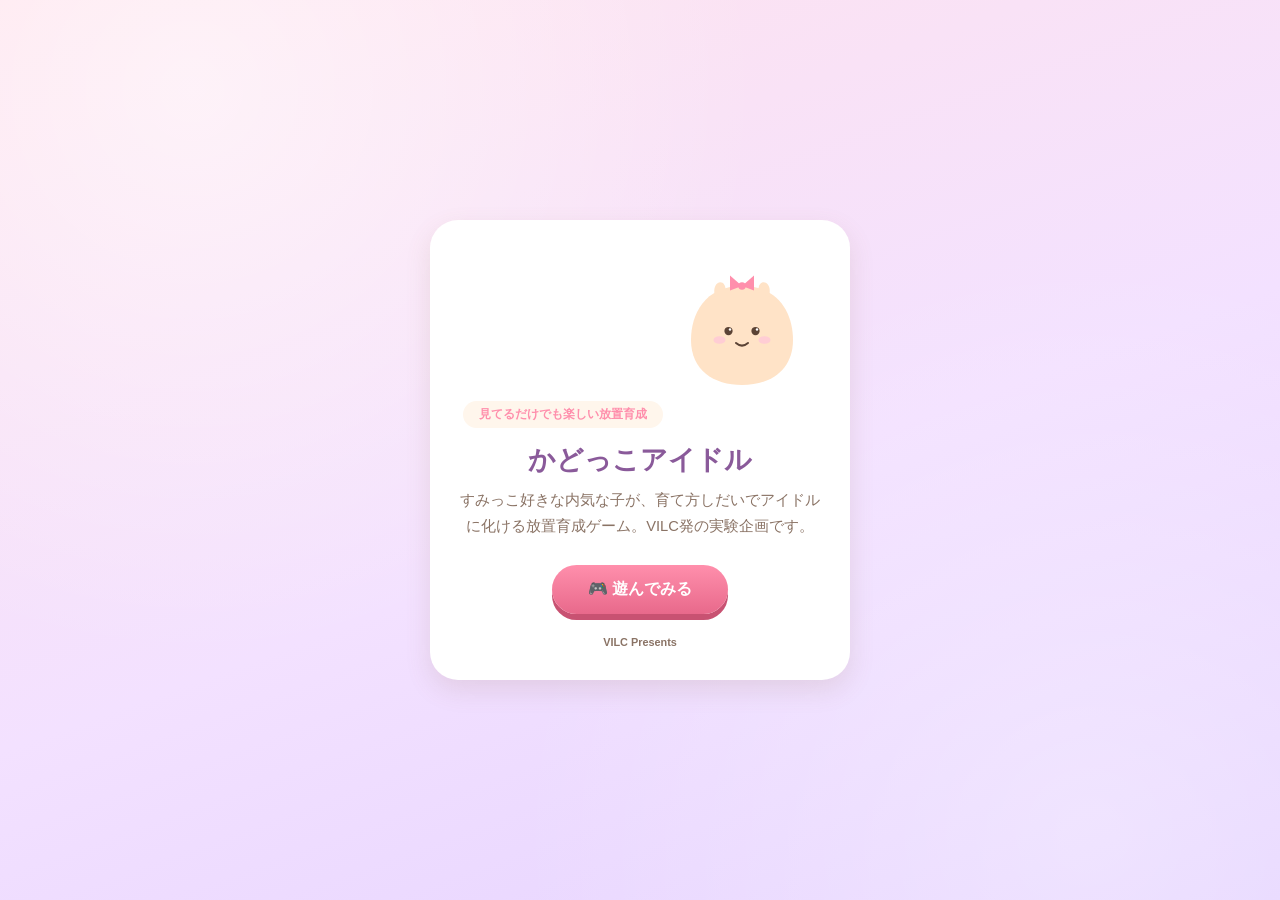
<file: kadokko-idol/share/index.html>
<!doctype html>
<html lang="ja">
<head>
<meta charset="utf-8">
<meta name="viewport" content="width=device-width, initial-scale=1, viewport-fit=cover">
<title>かどっこアイドル | VILC</title>
<meta name="description" content="隅っこ好きな内気な生き物がアイドルに育っていく、見てるだけでも楽しい放置育成ゲーム。VILC発の実験企画です。">
<meta property="og:type" content="website">
<meta property="og:site_name" content="VILC">
<meta property="og:title" content="かどっこアイドル">
<meta property="og:description" content="隅っこ好きな内気な生き物がアイドルに育っていく、見てるだけでも楽しい放置育成ゲーム">
<meta property="og:url" content="https://www.vilc.tokyo/kadokko-idol/share/">
<meta property="og:image" content="https://www.vilc.tokyo/kadokko-idol/assets/og-image.png">
<meta property="og:image:width" content="1200">
<meta property="og:image:height" content="630">
<meta name="twitter:card" content="summary_large_image">
<meta name="twitter:title" content="かどっこアイドル">
<meta name="twitter:description" content="隅っこ好きな内気な生き物がアイドルに育っていく、見てるだけでも楽しい放置育成ゲーム">
<meta name="twitter:image" content="https://www.vilc.tokyo/kadokko-idol/assets/og-image.png">
<style>
  :root{
    --cream:#FFF6EC; --paper:#FFFFFF; --ink:#5B4335; --ink-soft:#8A7365; --line:#F0E2D6;
    --blush:#FFC9D6; --blush-deep:#FF8FAC; --body-color:#FFE3C7;
    --shadow:0 10px 26px rgba(139,99,68,0.14);
  }
  @media (prefers-color-scheme: dark){
    :root{
      --cream:#241925; --paper:#2E2030; --ink:#F6E9DF; --ink-soft:#CBB8C4; --line:rgba(255,255,255,0.09);
      --blush:#5A3348; --blush-deep:#FF9FB7; --body-color:#4A3B36;
      --shadow:0 10px 26px rgba(0,0,0,0.4);
    }
  }
  *{box-sizing:border-box;}
  html,body{margin:0;}
  body{
    background:
      radial-gradient(circle at 15% 10%, rgba(255,255,255,.55), transparent 42%),
      radial-gradient(circle at 85% 92%, rgba(255,255,255,.35), transparent 42%),
      linear-gradient(160deg, #FFE3ED 0%, #F3E1FF 55%, #E4D2FF 100%);
    color:var(--ink); font-family:'Hiragino Maru Gothic ProN','Hiragino Sans',sans-serif;
    min-height:100vh; display:flex; align-items:center; justify-content:center;
    padding:32px 16px;
  }
  .card{
    background:var(--paper); border-radius:28px; box-shadow:var(--shadow);
    max-width:420px; width:100%; padding:36px 28px 32px; text-align:center;
  }
  .char{width:150px; height:150px; margin:0 auto 12px; animation:bob 3.4s ease-in-out infinite;}
  @keyframes bob{0%,100%{transform:translateY(0);}50%{transform:translateY(-6px);}}
  .tag{
    display:inline-block; font-size:.78rem; font-weight:700; color:var(--blush-deep);
    background:var(--cream); padding:5px 16px; border-radius:999px; margin-bottom:14px;
  }
  h1{font-size:1.7rem; font-weight:900; color:#8A5A9A; margin:0 0 10px;}
  p{font-size:.92rem; color:var(--ink-soft); line-height:1.7; margin:0 0 26px;}
  .cta{
    display:inline-block; font-size:1rem; font-weight:900; color:#fff; text-decoration:none;
    background:linear-gradient(180deg,var(--blush-deep),#E8698B);
    padding:14px 36px; border-radius:999px; box-shadow:0 6px 0 #C85272;
  }
  .cta:active{transform:translateY(4px); box-shadow:0 2px 0 #C85272;}
  .brand{margin-top:22px; font-size:.68rem; font-weight:700; color:var(--ink-soft);}
</style>
</head>
<body>
  <div class="card">
    <span class="tag">見てるだけでも楽しい放置育成</span>
    <svg class="char" viewBox="0 0 200 200" xmlns="http://www.w3.org/2000/svg">
      <ellipse cx="70" cy="128" rx="12" ry="8" fill="var(--body-color)"/>
      <ellipse cx="130" cy="128" rx="12" ry="8" fill="var(--body-color)"/>
      <ellipse cx="52" cy="112" rx="11" ry="16" fill="var(--body-color)"/>
      <ellipse cx="148" cy="112" rx="11" ry="16" fill="var(--body-color)"/>
      <path d="M100 40 C150 40 168 78 168 112 C168 152 138 172 100 172 C62 172 32 152 32 112 C32 78 50 40 100 40 Z" fill="var(--body-color)"/>
      <path d="M64 54 C58 32 80 28 78 48 Z" fill="var(--body-color)"/>
      <path d="M136 54 C142 32 120 28 122 48 Z" fill="var(--body-color)"/>
      <circle cx="82" cy="100" r="5.5" fill="#5B4335"/>
      <circle cx="118" cy="100" r="5.5" fill="#5B4335"/>
      <circle cx="84" cy="98" r="1.6" fill="#fff"/>
      <circle cx="120" cy="98" r="1.6" fill="#fff"/>
      <ellipse cx="70" cy="112" rx="8" ry="5" fill="var(--blush)" opacity=".85"/>
      <ellipse cx="130" cy="112" rx="8" ry="5" fill="var(--blush)" opacity=".85"/>
      <path d="M92 116 q8 7 16 0" stroke="#5B4335" stroke-width="2.6" fill="none" stroke-linecap="round"/>
      <path d="M100 40 L84 26 L84 46 Z" fill="var(--blush-deep)"/>
      <path d="M100 40 L116 26 L116 46 Z" fill="var(--blush-deep)"/>
      <circle cx="100" cy="40" r="5" fill="var(--blush-deep)"/>
    </svg>
    <h1>かどっこアイドル</h1>
    <p>すみっこ好きな内気な子が、育て方しだいでアイドルに化ける放置育成ゲーム。VILC発の実験企画です。</p>
    <a class="cta" href="https://www.vilc.tokyo/kadokko-idol/">🎮 遊んでみる</a>
    <div class="brand">VILC Presents</div>
  </div>
</body>
</html>
</file>
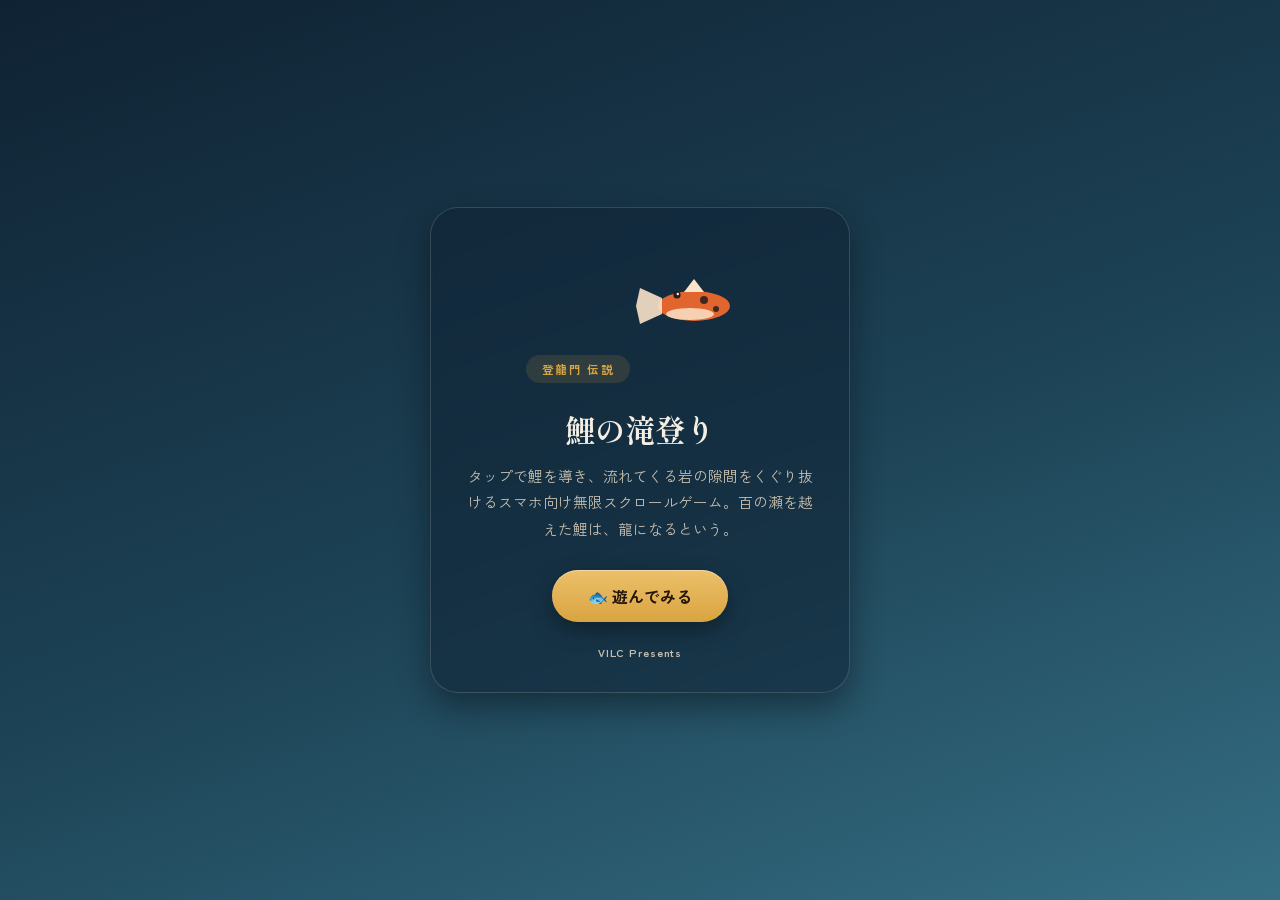
<file: koi-nobori/share/index.html>
<!doctype html>
<html lang="ja">
<head>
<meta charset="utf-8">
<meta name="viewport" content="width=device-width, initial-scale=1, viewport-fit=cover">
<title>鯉の滝登り | VILC</title>
<meta name="description" content="タップで鯉を導き、流れてくる岩の隙間をくぐり抜けるスマホ向け無限スクロールゲーム。VILC発の実験企画です。">
<meta property="og:type" content="website">
<meta property="og:site_name" content="VILC">
<meta property="og:title" content="鯉の滝登り">
<meta property="og:description" content="タップで鯉を導き、流れてくる岩の隙間をくぐり抜けるスマホ向け無限スクロールゲーム">
<meta property="og:url" content="https://www.vilc.tokyo/koi-nobori/share/">
<meta property="og:image" content="https://www.vilc.tokyo/koi-nobori/assets/og-image.png">
<meta property="og:image:width" content="1200">
<meta property="og:image:height" content="630">
<meta name="twitter:card" content="summary_large_image">
<meta name="twitter:title" content="鯉の滝登り">
<meta name="twitter:description" content="タップで鯉を導き、流れてくる岩の隙間をくぐり抜けるスマホ向け無限スクロールゲーム">
<meta name="twitter:image" content="https://www.vilc.tokyo/koi-nobori/assets/og-image.png">
<link rel="preconnect" href="https://fonts.googleapis.com">
<link rel="stylesheet" href="https://fonts.googleapis.com/css2?family=Shippori+Mincho:wght@500;700&family=Zen+Kaku+Gothic+New:wght@400;700&display=swap">
<style>
  :root{
    --bg-deep:#0f2233; --bg-mid:#1d4356; --bg-shallow:#356e83;
    --foam:#f4efe4; --foam-dim:#c7bfae; --gold:#d9a441; --koi:#e2652f; --koi-belly:#fbe3c9;
    --shadow:0 14px 32px rgba(6,14,20,0.45);
  }
  *{box-sizing:border-box;}
  html,body{margin:0;}
  body{
    min-height:100vh;
    display:flex; align-items:center; justify-content:center;
    padding:32px 16px;
    background:linear-gradient(160deg, var(--bg-deep) 0%, var(--bg-mid) 55%, var(--bg-shallow) 100%);
    color:var(--foam);
    font-family:'Zen Kaku Gothic New',sans-serif;
  }
  .card{
    background:rgba(15,34,51,0.55);
    border:1px solid rgba(244,239,228,0.16);
    border-radius:28px;
    box-shadow:var(--shadow);
    max-width:420px; width:100%;
    padding:38px 30px 32px;
    text-align:center;
    backdrop-filter:blur(6px);
  }
  .tag{
    display:inline-block; font-size:.72rem; font-weight:700; letter-spacing:.14em;
    color:var(--gold); background:rgba(217,164,65,0.14);
    padding:6px 16px; border-radius:999px; margin-bottom:18px;
  }
  svg.char{width:120px; height:120px; margin:0 auto 8px; animation:bob 3.4s ease-in-out infinite;}
  @keyframes bob{0%,100%{transform:translateY(0);}50%{transform:translateY(-8px);}}
  h1{
    font-family:'Shippori Mincho',serif;
    font-size:1.9rem; font-weight:700; color:var(--foam); margin:6px 0 12px;
  }
  p{font-size:.92rem; color:var(--foam-dim); line-height:1.8; margin:0 0 28px;}
  .cta{
    display:inline-block; font-size:1rem; font-weight:700; color:#241608; text-decoration:none;
    background:linear-gradient(180deg,#ecc06a,var(--gold));
    padding:14px 36px; border-radius:999px;
    box-shadow:0 8px 22px rgba(0,0,0,0.35), inset 0 1px 0 rgba(255,255,255,0.4);
  }
  .cta:active{transform:translateY(2px);}
  .brand{margin-top:22px; font-size:.68rem; font-weight:700; letter-spacing:.08em; color:var(--foam-dim);}
</style>
</head>
<body>
  <div class="card">
    <span class="tag">登龍門 伝説</span>
    <svg class="char" viewBox="0 0 120 60" xmlns="http://www.w3.org/2000/svg">
      <ellipse cx="60" cy="30" rx="36" ry="15" fill="var(--koi)"/>
      <ellipse cx="56" cy="38" rx="24" ry="6" fill="var(--koi-belly)" opacity="0.85"/>
      <path d="M28 22 L6 12 L2 30 L6 48 L28 38 Z" fill="var(--koi-belly)" opacity="0.9"/>
      <path d="M50 16 L60 3 L70 16 Z" fill="var(--koi-belly)"/>
      <circle cx="43" cy="19" r="3.6" fill="#241d1a"/>
      <circle cx="43.8" cy="18" r="1.2" fill="var(--foam)"/>
      <circle cx="70" cy="24" r="4" fill="#241d1a" opacity="0.85"/>
      <circle cx="82" cy="33" r="3" fill="#241d1a" opacity="0.85"/>
    </svg>
    <h1>鯉の滝登り</h1>
    <p>タップで鯉を導き、流れてくる岩の隙間をくぐり抜けるスマホ向け無限スクロールゲーム。百の瀬を越えた鯉は、龍になるという。</p>
    <a class="cta" href="https://www.vilc.tokyo/koi-nobori/">🐟 遊んでみる</a>
    <div class="brand">VILC Presents</div>
  </div>
</body>
</html>
</file>
<file: assets/style.css>
:root {
  --ink: #1b2430;
  --ink-sub: #5a6472;
  --bg: #ffffff;
  --bg-alt: #f4f6f8;
  --accent: #ff7a1a;
  --accent-dark: #e2650a;
  --line: #e3e7ec;
}

* { box-sizing: border-box; margin: 0; padding: 0; }

html { scroll-behavior: smooth; scroll-padding-top: 70px; }

body {
  font-family: "Noto Sans JP", "Hiragino Sans", sans-serif;
  color: var(--ink);
  background: var(--bg);
  line-height: 1.9;
}

a { color: inherit; text-decoration: none; }
img { max-width: 100%; }

/* Header */
.header {
  position: sticky;
  top: 0;
  z-index: 20;
  background: rgba(255, 255, 255, 0.95);
  backdrop-filter: blur(8px);
  border-bottom: 1px solid var(--line);
}
.header__inner {
  max-width: 1040px;
  margin: 0 auto;
  padding: 12px 20px;
  display: flex;
  align-items: center;
  justify-content: space-between;
  flex-wrap: wrap;
  gap: 8px;
}
.header__logo {
  font-size: 1.5rem;
  font-weight: 900;
  letter-spacing: 0.06em;
}
.header__logo-sub {
  font-size: 0.7rem;
  font-weight: 500;
  color: var(--ink-sub);
  margin-left: 8px;
  letter-spacing: 0.2em;
}
.header__nav {
  display: flex;
  align-items: center;
  gap: 22px;
  font-size: 0.9rem;
  font-weight: 500;
}
.header__nav a:hover { color: var(--accent-dark); }
.header__cta {
  background: var(--accent);
  color: #fff !important;
  padding: 8px 18px;
  border-radius: 6px;
  font-weight: 700;
}
.header__cta:hover { background: var(--accent-dark); color: #fff; }

/* Hero */
.hero {
  background:
    linear-gradient(120deg, rgba(27, 36, 48, 0.94), rgba(27, 36, 48, 0.82)),
    repeating-linear-gradient(45deg, #223042 0 24px, #1b2430 24px 48px);
  color: #fff;
  padding: 88px 20px 96px;
}
.hero__inner { max-width: 1040px; margin: 0 auto; }
.hero__keywords {
  display: flex;
  gap: 10px;
  flex-wrap: wrap;
  margin-bottom: 24px;
}
.hero__keywords span {
  border: 1px solid rgba(255, 255, 255, 0.35);
  border-radius: 999px;
  padding: 3px 14px;
  font-size: 0.8rem;
  letter-spacing: 0.15em;
  color: rgba(255, 255, 255, 0.85);
}
.hero__title {
  font-size: clamp(1.8rem, 4.5vw, 3rem);
  font-weight: 900;
  line-height: 1.5;
  letter-spacing: 0.04em;
}
.hero__lead {
  margin-top: 20px;
  color: rgba(255, 255, 255, 0.85);
  font-size: 0.98rem;
}
.hero__actions { margin-top: 32px; display: flex; gap: 14px; flex-wrap: wrap; }

/* Buttons */
.btn {
  display: inline-block;
  padding: 13px 30px;
  border-radius: 8px;
  font-weight: 700;
  font-size: 0.95rem;
  transition: transform 0.15s ease, background 0.15s ease;
}
.btn:hover { transform: translateY(-2px); }
.btn--primary { background: var(--accent); color: #fff; }
.btn--primary:hover { background: var(--accent-dark); }
.btn--ghost {
  border: 1.5px solid rgba(255, 255, 255, 0.6);
  color: #fff;
}
.btn--line { background: #06c755; color: #fff; }
.btn--line:hover { background: #05b34c; }

/* Sections */
.section { padding: 72px 20px; }
.section--alt { background: var(--bg-alt); }
.section__inner { max-width: 1040px; margin: 0 auto; }
.section__title {
  font-size: 1.6rem;
  font-weight: 900;
  letter-spacing: 0.08em;
  margin-bottom: 40px;
  position: relative;
  padding-left: 18px;
}
.section__title::before {
  content: "";
  position: absolute;
  left: 0;
  top: 8px;
  bottom: 8px;
  width: 6px;
  background: var(--accent);
  border-radius: 3px;
}

/* Services */
.service-grid {
  display: grid;
  grid-template-columns: repeat(auto-fill, minmax(280px, 1fr));
  gap: 22px;
}
.service {
  background: #fff;
  border: 1px solid var(--line);
  border-radius: 12px;
  padding: 26px 24px;
  box-shadow: 0 2px 10px rgba(27, 36, 48, 0.05);
}
.service__num {
  font-size: 0.8rem;
  font-weight: 900;
  color: var(--accent);
  letter-spacing: 0.15em;
}
.service h3 { font-size: 1.1rem; font-weight: 700; margin: 6px 0 10px; }
.service p { font-size: 0.88rem; color: var(--ink-sub); }
.service--cta {
  background: var(--ink);
  color: #fff;
  border: none;
}
.service--cta h3 { color: var(--accent); }
.service--cta p { color: rgba(255, 255, 255, 0.85); }

/* Works */
.works__note {
  color: var(--ink-sub);
  font-size: 0.92rem;
  margin-bottom: 36px;
  max-width: 640px;
}
.works-grid {
  display: grid;
  grid-template-columns: repeat(auto-fill, minmax(300px, 1fr));
  gap: 28px;
  margin-bottom: 44px;
}
.work {
  background: #fff;
  border: 1px solid var(--line);
  border-radius: 12px;
  overflow: hidden;
  box-shadow: 0 2px 10px rgba(27, 36, 48, 0.05);
}
.work__image {
  display: block;
  width: 100%;
  aspect-ratio: 97 / 61;
  object-fit: cover;
  background: #efede6;
}
.work__body { padding: 20px 22px; }
.work__tag {
  display: inline-block;
  font-size: 0.72rem;
  font-weight: 700;
  letter-spacing: 0.08em;
  color: var(--accent-dark);
  background: rgba(255, 122, 26, 0.1);
  border-radius: 999px;
  padding: 3px 10px;
  margin-bottom: 10px;
}
.work h3 { font-size: 1.02rem; font-weight: 700; margin-bottom: 8px; }
.work p { font-size: 0.86rem; color: var(--ink-sub); }

.works__capabilities {
  background: var(--bg-alt);
  border-radius: 14px;
  padding: 28px 26px;
}
.works__capabilities h3 { font-size: 1rem; font-weight: 700; margin-bottom: 14px; }
.works__capabilities ul {
  list-style: none;
  display: grid;
  grid-template-columns: repeat(auto-fill, minmax(220px, 1fr));
  gap: 10px 20px;
}
.works__capabilities li {
  font-size: 0.88rem;
  color: var(--ink-sub);
  padding-left: 16px;
  position: relative;
}
.works__capabilities li::before {
  content: "";
  position: absolute;
  left: 0;
  top: 9px;
  width: 6px;
  height: 6px;
  border-radius: 50%;
  background: var(--accent);
}

/* Pricing */
.pricing__cat {
  font-size: 1.05rem;
  font-weight: 700;
  margin: 34px 0 14px;
}
.pricing__cat:first-of-type { margin-top: 0; }
.pricing-table {
  width: 100%;
  border-collapse: collapse;
  background: #fff;
  border: 1px solid var(--line);
  border-radius: 10px;
  overflow: hidden;
  font-size: 0.92rem;
}
.pricing-table th,
.pricing-table td {
  padding: 14px 18px;
  border-bottom: 1px solid var(--line);
  text-align: left;
  vertical-align: top;
}
.pricing-table tr:last-child th,
.pricing-table tr:last-child td { border-bottom: none; }
.pricing-table th {
  width: 11em;
  background: var(--bg-alt);
  font-weight: 700;
  white-space: nowrap;
}
.pricing-table__price {
  white-space: nowrap;
  font-weight: 700;
  color: var(--accent-dark);
}
.pricing__note {
  margin-top: 18px;
  font-size: 0.85rem;
  color: var(--ink-sub);
}

/* Company */
.company-table {
  width: 100%;
  border-collapse: collapse;
  border: 1px solid var(--line);
  border-radius: 10px;
  overflow: hidden;
  font-size: 0.95rem;
}
.company-table th,
.company-table td {
  padding: 16px 20px;
  border-bottom: 1px solid var(--line);
  text-align: left;
}
.company-table tr:last-child th,
.company-table tr:last-child td { border-bottom: none; }
.company-table th {
  width: 9em;
  background: var(--bg-alt);
  font-weight: 700;
  white-space: nowrap;
}

/* Contact */
.section--contact {
  background:
    linear-gradient(120deg, rgba(27, 36, 48, 0.96), rgba(27, 36, 48, 0.88)),
    repeating-linear-gradient(45deg, #223042 0 24px, #1b2430 24px 48px);
  color: #fff;
  text-align: center;
}
.section--contact .section__title {
  padding-left: 0;
  display: inline-block;
}
.section--contact .section__title::before { display: none; }
.contact__lead { margin-bottom: 28px; color: rgba(255, 255, 255, 0.9); }
.contact__actions { display: flex; gap: 14px; justify-content: center; flex-wrap: wrap; }

/* FAQ */
.faq-list { display: flex; flex-direction: column; gap: 10px; max-width: 760px; }
.faq-item {
  background: #fff;
  border: 1px solid var(--line);
  border-radius: 12px;
  padding: 4px 22px;
}
.faq-item summary {
  cursor: pointer;
  list-style: none;
  padding: 18px 30px 18px 0;
  font-weight: 700;
  font-size: 0.98rem;
  position: relative;
}
.faq-item summary::-webkit-details-marker { display: none; }
.faq-item summary::before { content: "Q"; color: var(--accent); font-weight: 900; margin-right: 10px; }
.faq-item summary::after {
  content: "+";
  position: absolute;
  right: 4px;
  top: 16px;
  font-size: 1.3rem;
  font-weight: 400;
  color: var(--ink-sub);
  transition: transform 0.2s ease;
}
.faq-item[open] summary::after { transform: rotate(45deg); }
.faq-item p {
  padding: 0 0 20px 26px;
  color: var(--ink-sub);
  font-size: 0.9rem;
}

/* Footer */
.footer { background: #12181f; color: rgba(255, 255, 255, 0.75); }
.footer__inner {
  max-width: 1040px;
  margin: 0 auto;
  padding: 30px 20px;
  text-align: center;
  font-size: 0.85rem;
}
.footer__links a { margin: 0 8px; }
.footer__links a:hover { color: var(--accent); }
.footer__copy { margin-top: 10px; font-size: 0.78rem; color: rgba(255, 255, 255, 0.5); }

@media (max-width: 560px) {
  .header__nav { gap: 14px; font-size: 0.82rem; }
  .section { padding: 56px 16px; }
  .pricing-table,
  .pricing-table tbody,
  .pricing-table tr,
  .pricing-table th,
  .pricing-table td { display: block; width: auto; }
  .pricing-table tr { border-bottom: 1px solid var(--line); }
  .pricing-table tr:last-child { border-bottom: none; }
  .pricing-table th { background: none; padding: 12px 18px 0; }
  .pricing-table td { padding: 2px 18px; border: none; }
  .pricing-table td:last-child { padding-bottom: 14px; }
}
</file>
